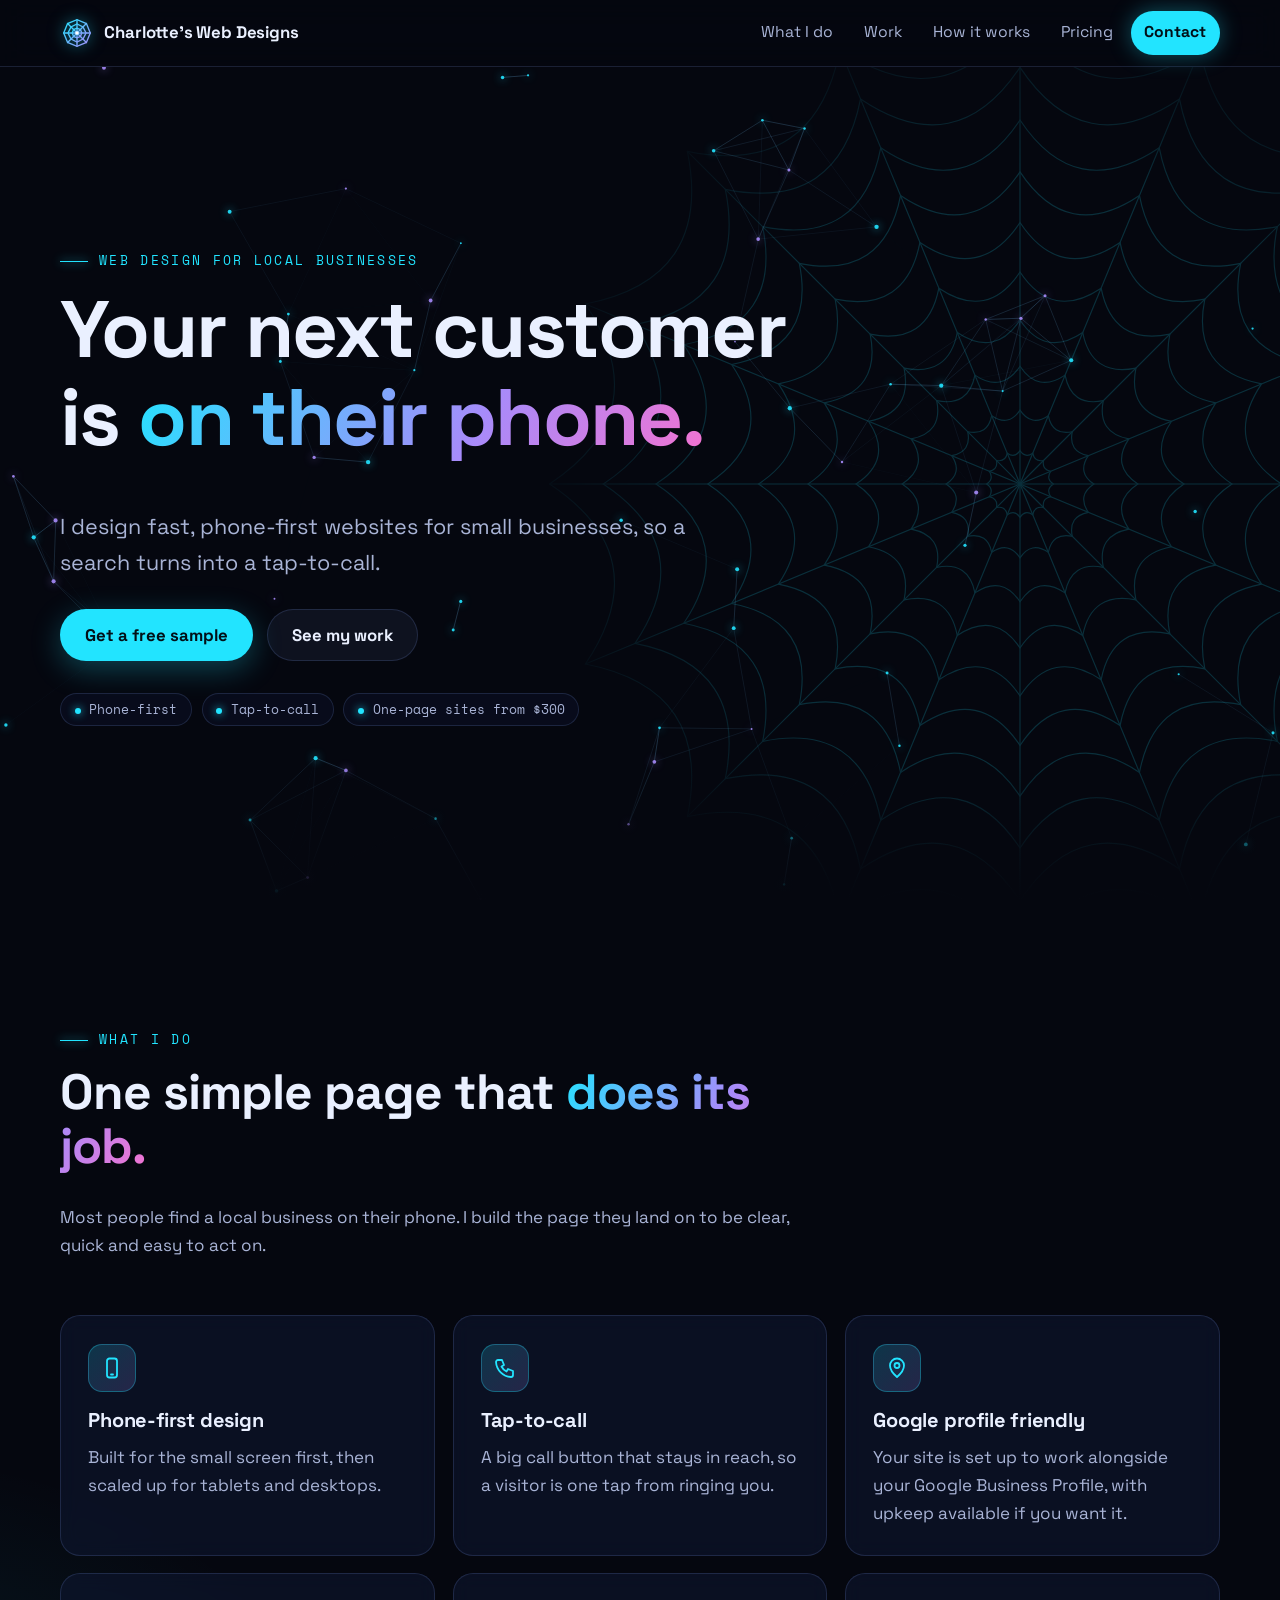
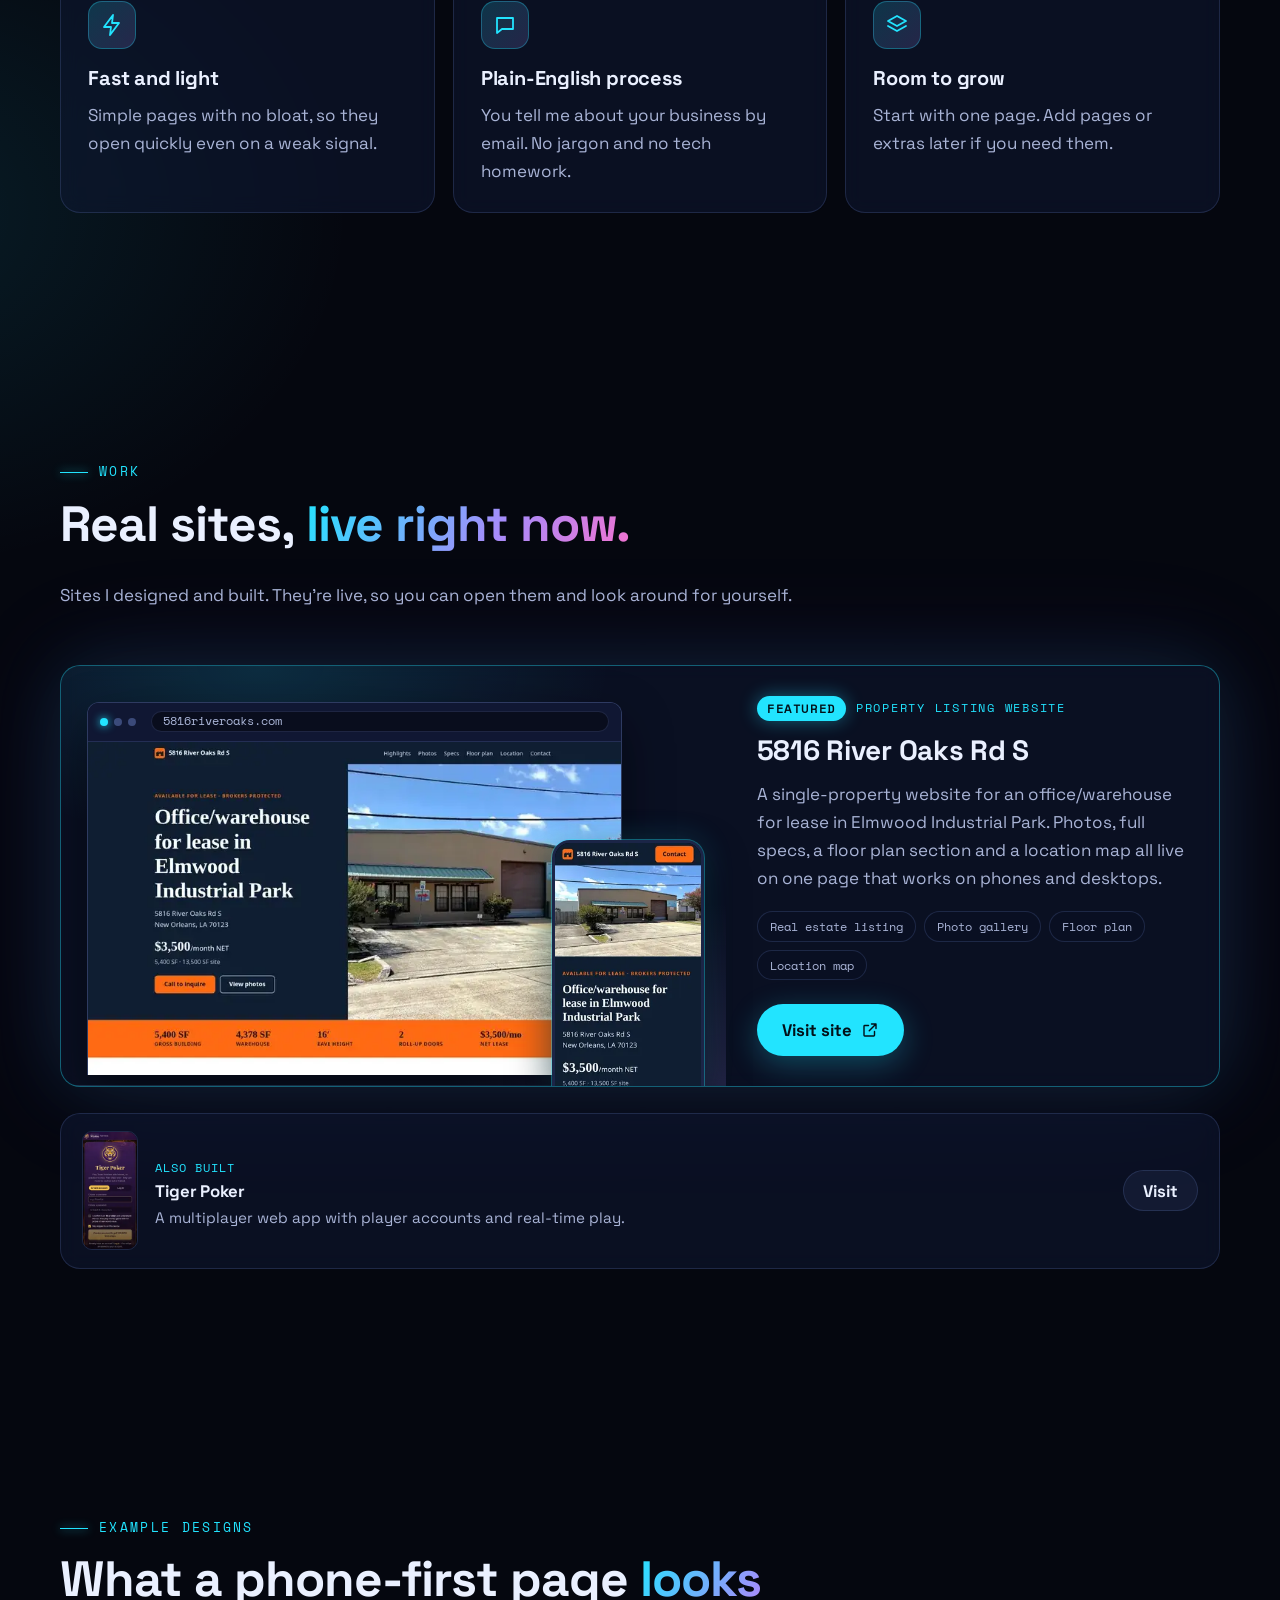
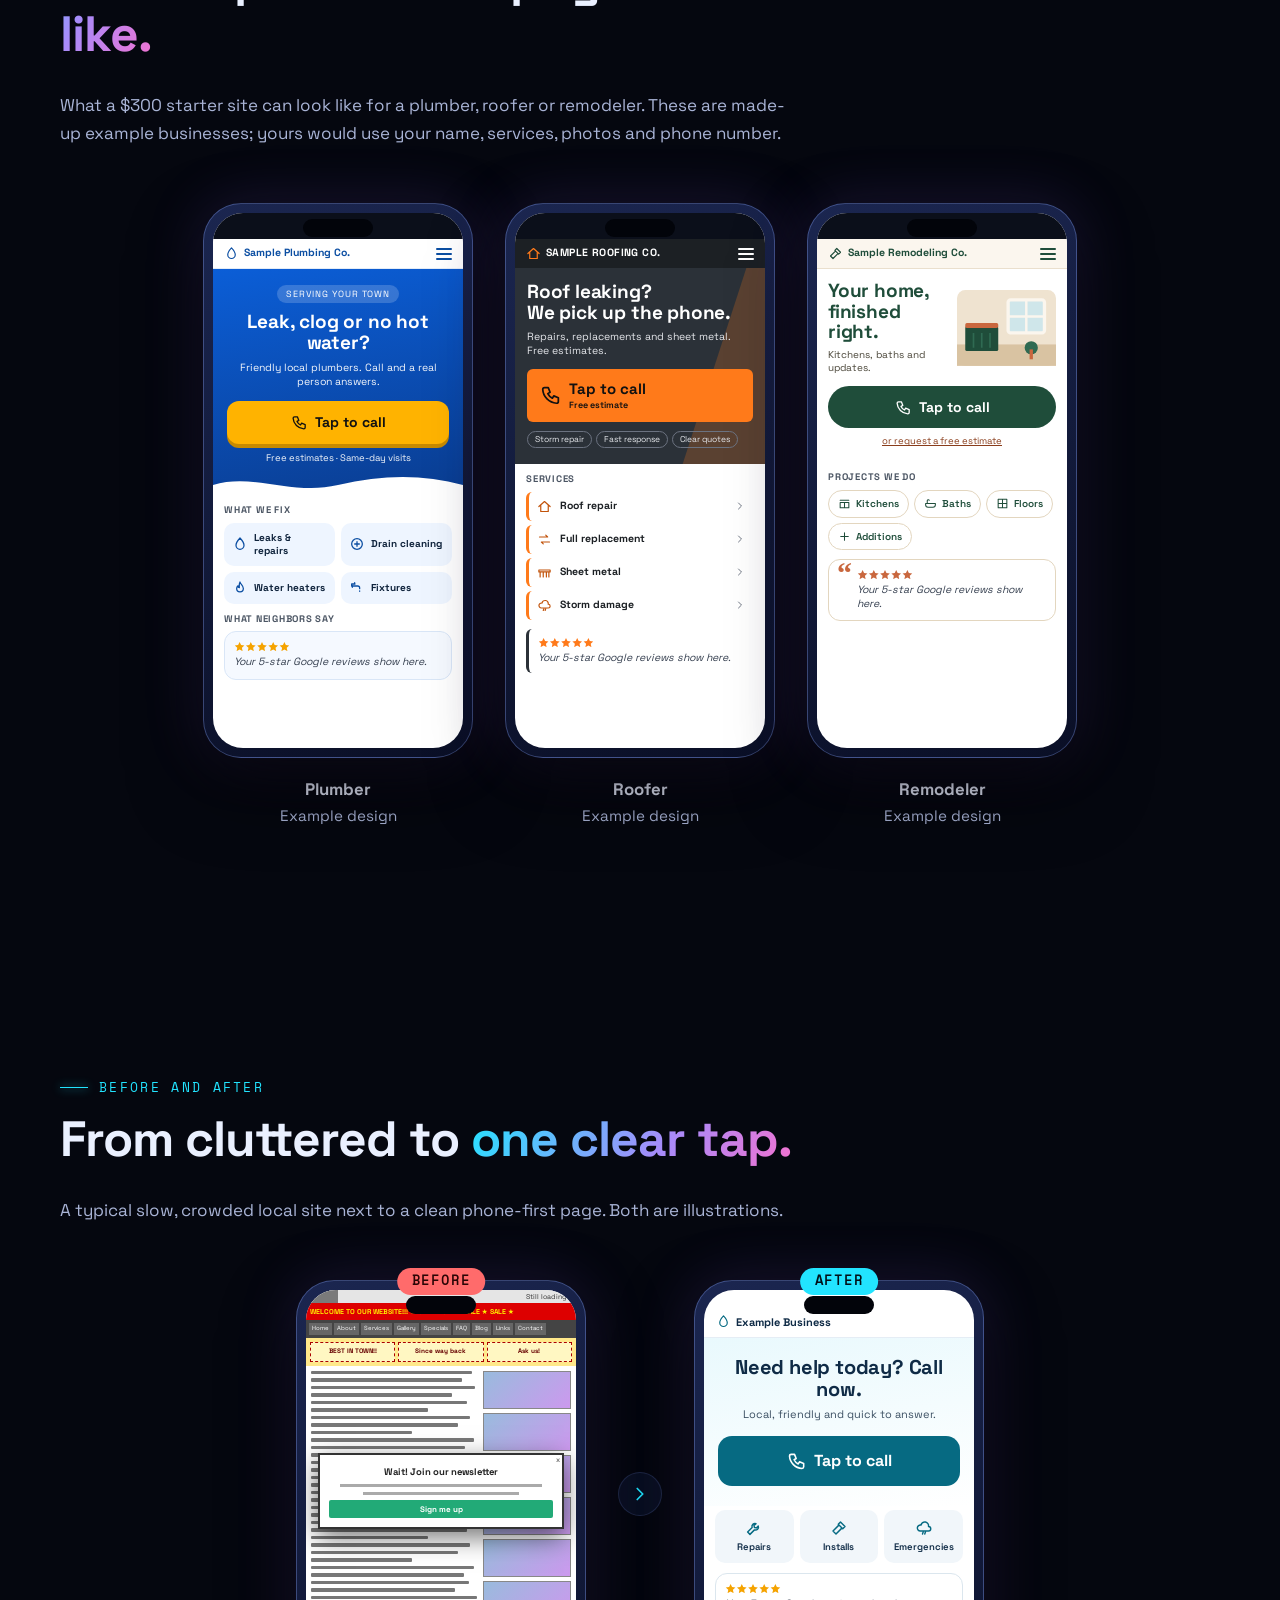
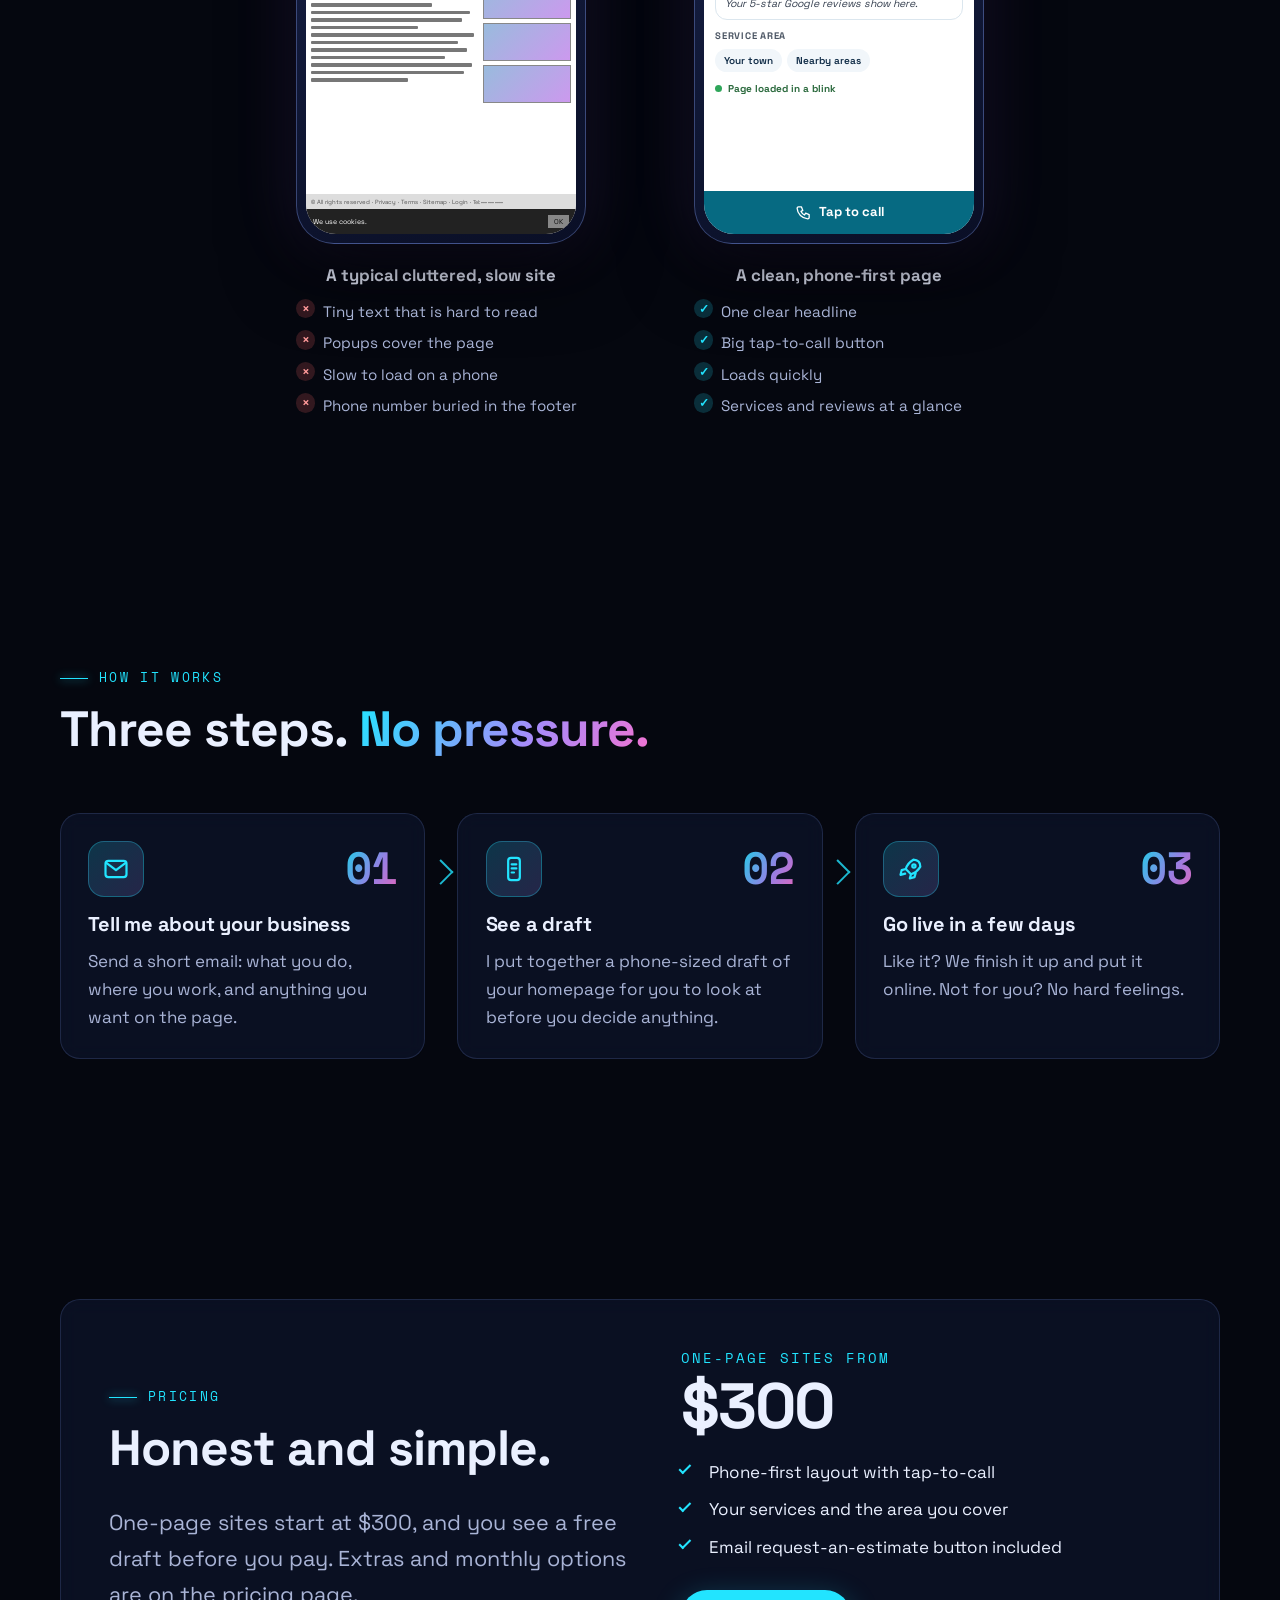
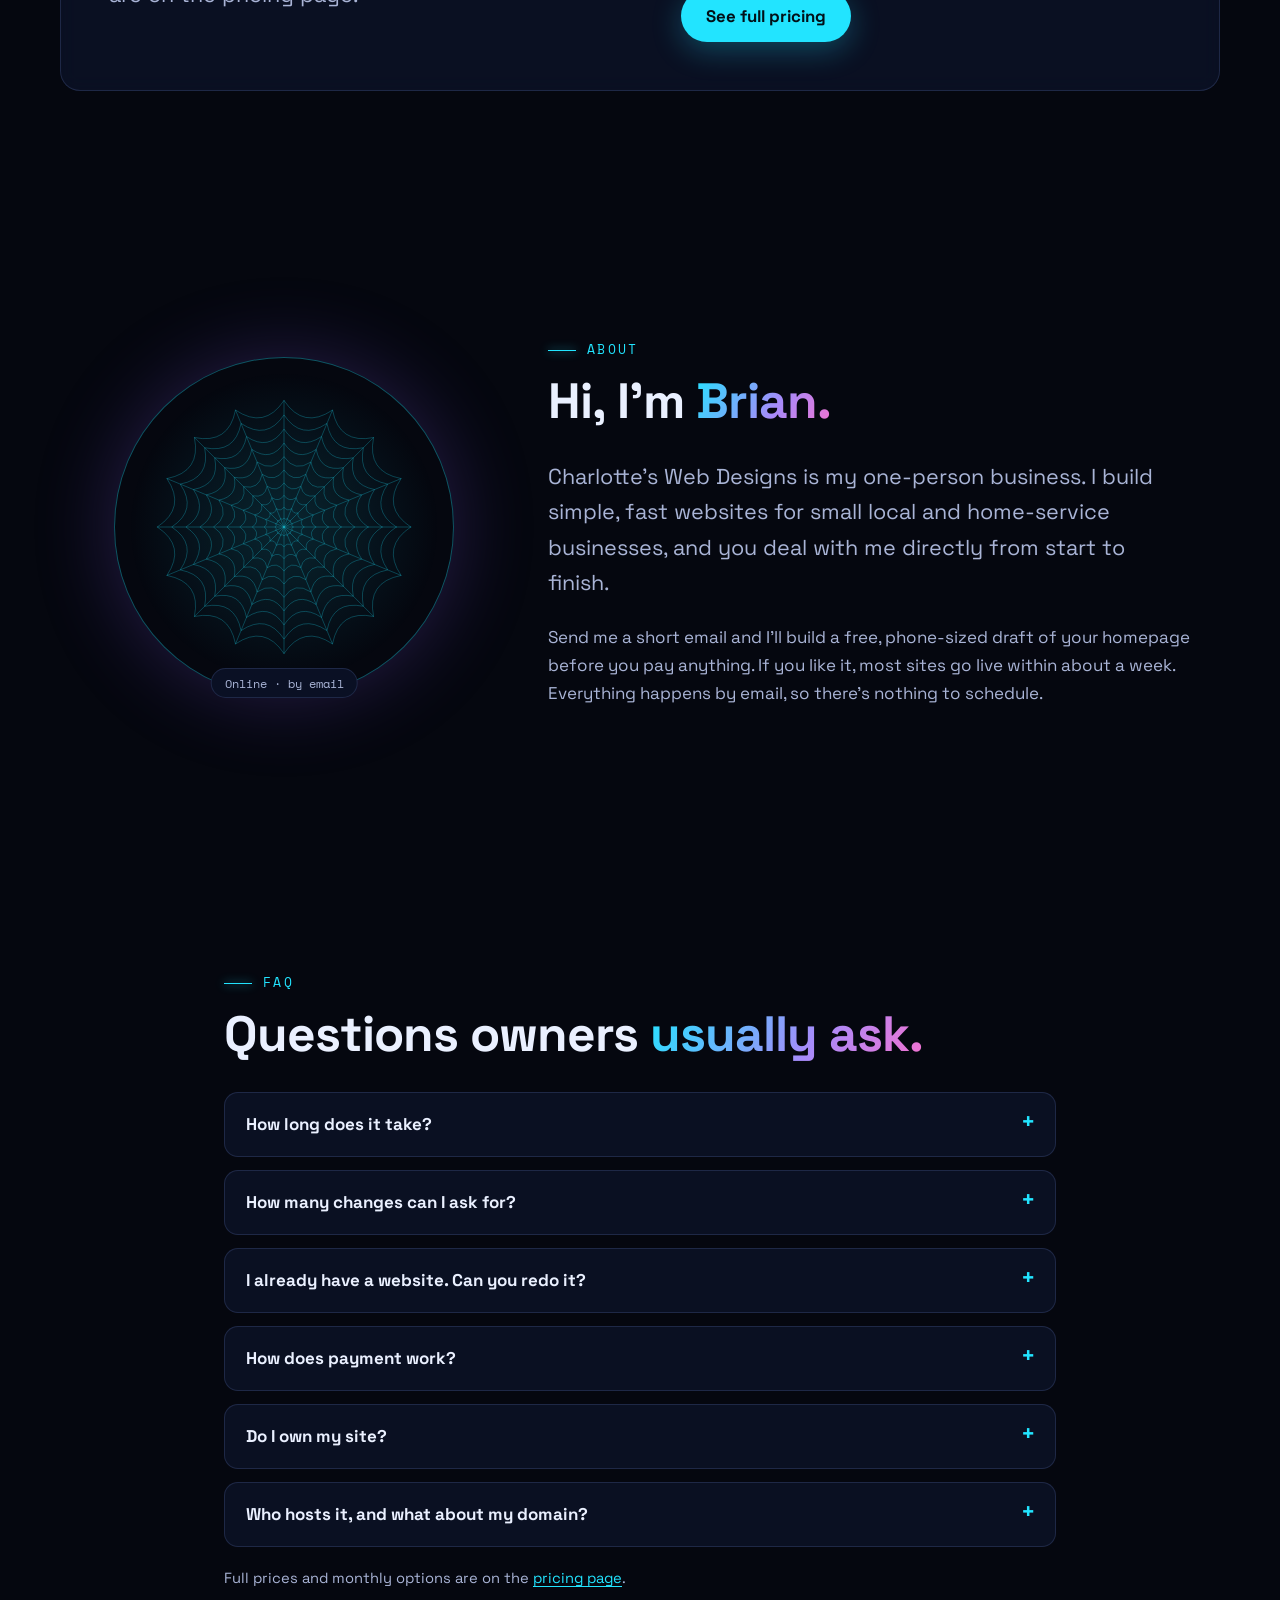
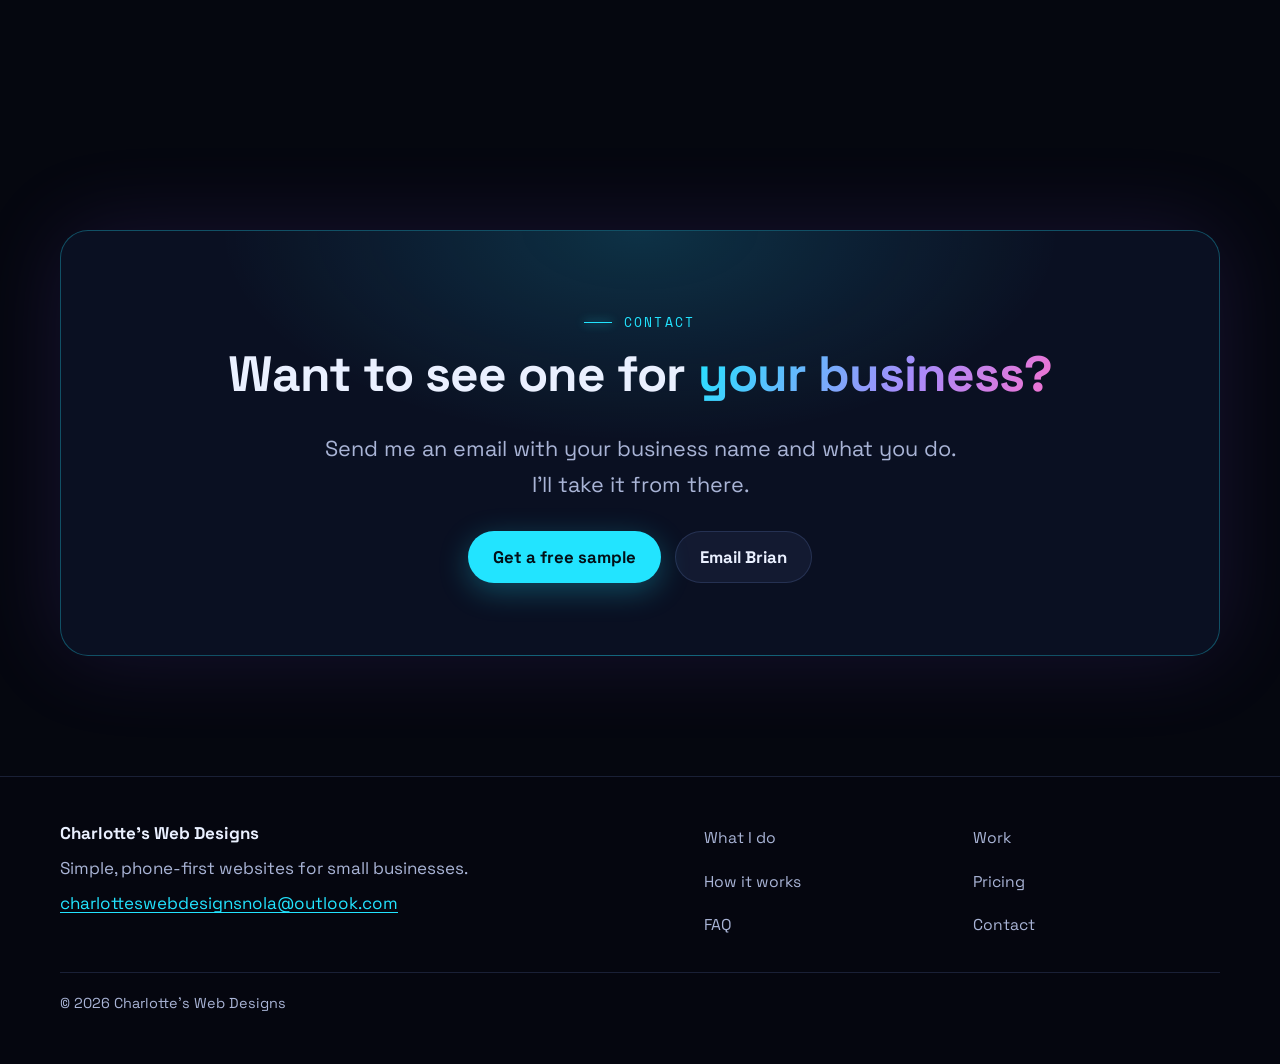
<file: index.html>
<!doctype html>
<html lang="en">
<head>
<meta charset="utf-8">
<meta name="viewport" content="width=device-width,initial-scale=1">
<title>Charlotte's Web Designs | Phone-first websites for local businesses</title>
<meta name="description" content="Charlotte's Web Designs builds fast, phone-first one-page websites with tap-to-call for small local and home-service businesses. One-page sites from $300.">
<meta name="theme-color" content="#05070f">
<meta name="color-scheme" content="dark">
<link rel="icon" href="favicon.ico" sizes="48x48">
<link rel="icon" href="favicon.svg" type="image/svg+xml">
<link rel="apple-touch-icon" href="icon-180.png">
<meta property="og:type" content="website">
<meta property="og:site_name" content="Charlotte&#39;s Web Designs">
<meta property="og:title" content="Charlotte's Web Designs | Phone-first websites for local businesses">
<meta property="og:description" content="Charlotte's Web Designs builds fast, phone-first one-page websites with tap-to-call for small local and home-service businesses. One-page sites from $300.">
<link rel="canonical" href="https://charlotteswebdesignsnola.com/">
<meta property="og:url" content="https://charlotteswebdesignsnola.com/">
<meta property="og:image" content="https://charlotteswebdesignsnola.com/og.png">
<meta property="og:image:width" content="1200"><meta property="og:image:height" content="630">
<meta name="twitter:card" content="summary_large_image">
<meta name="twitter:url" content="https://charlotteswebdesignsnola.com/">
<meta name="twitter:image" content="https://charlotteswebdesignsnola.com/og.png">
<style>@font-face{font-family:"Space Grotesk";src:url([data-uri]) format("woff2");font-weight:300 700;font-display:swap}
@font-face{font-family:"Space Mono";src:url([data-uri]) format("woff2");font-weight:400;font-display:swap}
:root{
  --bg:#05070f;--bg2:#0a1024;--ink:#eaf0ff;--muted:#a9b4d6;--line:rgba(140,170,255,.16);
  --cyan:#22e4ff;--violet:#a78bfa;--pink:#f472d0;--glass:rgba(16,24,52,.55);
  --grad:linear-gradient(120deg,var(--cyan),var(--violet) 60%,var(--pink));
  --font:"Space Grotesk",system-ui,-apple-system,"Segoe UI",Roboto,Helvetica,Arial,sans-serif;
  --mono:"Space Mono",ui-monospace,SFMono-Regular,Menlo,Consolas,monospace;
  --r:20px;--wrap:1160px;
}
*,*::before,*::after{box-sizing:border-box}
html{scroll-behavior:smooth;-webkit-text-size-adjust:100%;scroll-padding-top:78px}
body{margin:0;background:var(--bg);color:var(--ink);font:400 1.0625rem/1.65 var(--font);overflow-x:hidden;
  background-image:radial-gradient(900px 600px at 85% -10%,rgba(139,92,246,.18),transparent 60%),radial-gradient(800px 600px at -10% 20%,rgba(34,228,255,.10),transparent 60%)}
img,svg,canvas{max-width:100%;display:block}
a{color:var(--cyan);text-underline-offset:3px}
a:hover{color:#fff}
:focus-visible{outline:3px solid var(--cyan);outline-offset:3px;border-radius:6px}
.wrap{width:min(100% - 2.5rem,var(--wrap));margin-inline:auto}
.skip{position:absolute;left:-999px;top:8px;background:var(--cyan);color:#021018;padding:.6rem 1rem;border-radius:8px;z-index:100;font-weight:700}
.skip:focus{left:8px}
h1,h2,h3{font-weight:700;line-height:1.1;letter-spacing:-.02em;margin:0 0 .6em}
h1{font-size:clamp(2.35rem,8.4vw,5rem)}
h2{font-size:clamp(1.9rem,5.4vw,3.1rem)}
h3{font-size:1.25rem;letter-spacing:-.01em}
p{margin:0 0 1em}
.grad{background:var(--grad);-webkit-background-clip:text;background-clip:text;color:transparent}
.eyebrow{font:400 .8rem/1 var(--mono);letter-spacing:.18em;text-transform:uppercase;color:var(--cyan);display:inline-flex;align-items:center;gap:.7rem;margin-bottom:1.1rem}
.eyebrow::before{content:"";width:28px;height:1px;background:var(--cyan);box-shadow:0 0 10px var(--cyan)}
.lead{font-size:clamp(1.1rem,3.2vw,1.35rem);color:var(--muted);max-width:40rem}
section{padding:clamp(4rem,10vw,7.5rem) 0;position:relative}

/* header */
.site-header{position:sticky;top:0;z-index:50;backdrop-filter:blur(14px) saturate(1.4);-webkit-backdrop-filter:blur(14px) saturate(1.4);background:rgba(5,7,15,.72);border-bottom:1px solid var(--line)}
.bar{display:flex;align-items:center;justify-content:space-between;gap:1rem;min-height:66px;flex-wrap:wrap}
.brand{display:flex;align-items:center;gap:.65rem;color:var(--ink);text-decoration:none;font-weight:700;letter-spacing:-.01em;font-size:1.05rem}
.brand svg{width:34px;height:34px;filter:drop-shadow(0 0 8px rgba(34,228,255,.55))}
.brand:hover{color:#fff}
nav ul{list-style:none;margin:0;padding:0;display:flex;gap:.25rem;align-items:center;flex-wrap:wrap}
nav a{display:block;color:var(--muted);text-decoration:none;padding:.55rem .85rem;border-radius:999px;font-size:.98rem;transition:color .2s,background .2s}
nav a:hover,nav a[aria-current="page"]{color:#fff;background:rgba(140,170,255,.12)}
nav a.cta{color:#021018;background:var(--cyan);font-weight:700;box-shadow:0 0 22px rgba(34,228,255,.35)}
nav a.cta:hover{background:#fff}
.menu-btn{display:none;background:rgba(140,170,255,.1);color:var(--ink);border:1px solid var(--line);border-radius:12px;width:46px;height:46px;cursor:pointer;align-items:center;justify-content:center}
.menu-btn span,.menu-btn span::before,.menu-btn span::after{display:block;width:20px;height:2px;background:currentColor;border-radius:2px;position:relative;transition:transform .25s,opacity .25s}
.menu-btn span::before,.menu-btn span::after{content:"";position:absolute;left:0}
.menu-btn span::before{top:-6px}.menu-btn span::after{top:6px}
.menu-btn[aria-expanded="true"] span{background:transparent}
.menu-btn[aria-expanded="true"] span::before{transform:translateY(6px) rotate(45deg)}
.menu-btn[aria-expanded="true"] span::after{transform:translateY(-6px) rotate(-45deg)}
@media(max-width:820px){
  .js .menu-btn{display:inline-flex}
  .js nav{width:100%;display:none;padding-bottom:.8rem}
  .js nav.open{display:block}
  .js nav ul{flex-direction:column;align-items:stretch}
  .js nav a{padding:.9rem 1rem;font-size:1.1rem}
  .bar{padding:.4rem 0}
  .no-js-nav nav{width:100%}
}

/* buttons */
.btn{display:inline-flex;align-items:center;justify-content:center;gap:.6rem;min-height:52px;padding:.85rem 1.5rem;border-radius:999px;font:700 1.05rem var(--font);text-decoration:none;border:1px solid transparent;cursor:pointer;transition:transform .2s,box-shadow .25s,background .2s,color .2s}
.btn-primary{background:var(--cyan);color:#021018;box-shadow:0 0 0 0 rgba(34,228,255,.5),0 8px 30px rgba(34,228,255,.28)}
.btn-primary:hover{transform:translateY(-2px);box-shadow:0 0 0 6px rgba(34,228,255,.14),0 12px 40px rgba(34,228,255,.45);color:#021018;background:#7df0ff}
.btn-ghost{background:rgba(140,170,255,.07);color:var(--ink);border-color:var(--line)}
.btn-ghost:hover{border-color:var(--cyan);color:#fff;transform:translateY(-2px)}
.btn-row{display:flex;flex-wrap:wrap;gap:.9rem;margin-top:1.8rem}

/* hero */
.hero{min-height:calc(100svh - 66px);display:flex;align-items:center;padding:clamp(3rem,8vw,5rem) 0;overflow:hidden;isolation:isolate}
.hero canvas{position:absolute;inset:0;width:100%;height:100%;z-index:-1}
.hero-web{position:absolute;right:-18%;top:50%;width:min(130vw,980px);aspect-ratio:1;transform:translateY(-50%);opacity:.2;z-index:-2;pointer-events:none;animation:spin 140s linear infinite;
  -webkit-mask-image:radial-gradient(circle,#000 45%,transparent 72%);mask-image:radial-gradient(circle,#000 45%,transparent 72%)}
@keyframes spin{to{transform:translateY(-50%) rotate(360deg)}}
.hero::after{content:"";position:absolute;inset:auto 0 0 0;height:140px;background:linear-gradient(transparent,var(--bg));z-index:-1;pointer-events:none}
.hero h1{max-width:14ch}
.hero .lead{margin-top:1.2rem}
.chips{display:flex;flex-wrap:wrap;gap:.6rem;margin:2rem 0 0;padding:0;list-style:none}
.chips li{font:400 .82rem/1 var(--mono);padding:.55rem .85rem;border:1px solid var(--line);border-radius:999px;color:var(--muted);background:rgba(10,16,36,.6)}
.chips li::before{content:"";display:inline-block;width:6px;height:6px;border-radius:50%;background:var(--cyan);box-shadow:0 0 8px var(--cyan);margin-right:.55rem;vertical-align:middle}

/* glass cards */
.grid{display:grid;gap:1.1rem}
.cards{grid-template-columns:repeat(auto-fit,minmax(min(100%,17rem),1fr))}
.cards3{grid-template-columns:repeat(auto-fit,minmax(min(100%,19rem),1fr))}
.card{position:relative;background:var(--glass);border:1px solid var(--line);border-radius:var(--r);padding:1.7rem;backdrop-filter:blur(10px);-webkit-backdrop-filter:blur(10px);overflow:hidden;transition:border-color .3s,transform .3s;
  --mx:50%;--my:0%}
.card::before{content:"";position:absolute;inset:0;background:radial-gradient(380px circle at var(--mx) var(--my),rgba(34,228,255,.16),transparent 45%);opacity:0;transition:opacity .3s;pointer-events:none}
.card:hover{border-color:rgba(34,228,255,.5)}
.card:hover::before{opacity:1}
.card p{color:var(--muted);margin:0}
.icon{width:48px;height:48px;border-radius:14px;display:grid;place-items:center;margin-bottom:1.1rem;background:linear-gradient(135deg,rgba(34,228,255,.18),rgba(167,139,250,.18));border:1px solid rgba(34,228,255,.3);color:var(--cyan)}
.icon svg{width:24px;height:24px}
.sec-head{max-width:46rem;margin-bottom:clamp(2rem,5vw,3.5rem)}
.sec-head p{color:var(--muted)}

/* phones */
.phones{display:flex;gap:2rem;justify-content:center;flex-wrap:wrap}
.phone-fig{margin:0;width:min(100%,270px)}
.phone{position:relative;width:100%;aspect-ratio:9/18.5;border-radius:38px;padding:9px;background:linear-gradient(160deg,#1b2650,#0a0f26);border:1px solid rgba(140,170,255,.35);box-shadow:0 30px 70px rgba(0,0,0,.6),0 0 60px rgba(139,92,246,.18);transition:transform .4s}
.phone:hover{transform:translateY(-8px) rotate(-1deg)}
.phone::before{content:"";position:absolute;top:15px;left:50%;width:70px;height:18px;border-radius:12px;background:#02040a;transform:translateX(-50%);z-index:3}
.screen{height:100%;border-radius:30px;overflow:hidden;position:relative;background:#fff;color:#1b1f24;font-size:11.5px;line-height:1.4;display:flex;flex-direction:column}
.screen *{margin:0}
.s-rib{background:#c62828;color:#fff;font:700 8.5px/1 var(--font);letter-spacing:.08em;text-align:center;padding:25px 6px 7px}
.s-hero{padding:16px 14px 18px;color:#fff;background:var(--c1)}
.s-hero b{display:block;font-size:19px;line-height:1.1;margin-bottom:5px;letter-spacing:-.01em}
.s-hero small{display:block;font-size:10.5px;opacity:.92;margin-bottom:11px}
.s-btn{display:inline-block;background:#ffb300;color:#111;font-weight:700;font-size:11.5px;padding:8px 13px;border-radius:8px}
.s-body{padding:12px 14px;display:grid;gap:7px;flex:1;align-content:start;background:#fff}
.s-body h4{font-size:11px;letter-spacing:.06em;text-transform:uppercase;color:#555;margin:2px 0 0}
.s-grid{display:grid;grid-template-columns:1fr 1fr;gap:6px}
.s-grid span{border:1px solid #dcdcdc;border-radius:8px;padding:7px 8px;font-size:10.5px;font-weight:600}
.s-line{height:7px;border-radius:4px;background:#e6e6e6}
.s-ck{display:flex;gap:7px;align-items:center}.s-ck i{flex:none;width:12px;height:12px;border-radius:50%;background:var(--c1)}.s-ck .s-line{flex:1}
.s-call{margin-top:auto;background:#ffb300;color:#111;text-align:center;font-weight:700;padding:11px;font-size:12px}
.phone-fig figcaption{text-align:center;margin-top:1.1rem;font-size:.95rem;color:var(--muted)}
.phone-fig figcaption b{display:block;color:var(--ink);font-size:1.05rem}
.note{font-size:.92rem;color:var(--muted);text-align:center;max-width:44rem;margin:2.5rem auto 0}

/* steps */
.steps{counter-reset:s;grid-template-columns:repeat(auto-fit,minmax(min(100%,17rem),1fr));position:relative}
.step{counter-increment:s}
.step .num{font:700 3.2rem/1 var(--mono);background:var(--grad);-webkit-background-clip:text;background-clip:text;color:transparent;margin-bottom:.6rem;display:block}
.step .num::before{content:"0" counter(s)}

/* pricing teaser + pricing page */
.price-big{font-size:clamp(2.6rem,9vw,4rem);font-weight:700;letter-spacing:-.03em;line-height:1}
.price-big small{font-size:1rem;font-weight:400;color:var(--muted);letter-spacing:0;margin-left:.3rem}
.price-from{font:400 .85rem var(--mono);color:var(--cyan);text-transform:uppercase;letter-spacing:.15em;display:block;margin-bottom:.4rem}
.ticks{list-style:none;padding:0;margin:1.2rem 0 0;display:grid;gap:.6rem}
.ticks li{position:relative;padding-left:1.8rem;color:var(--ink)}
.ticks li::before{content:"";position:absolute;left:0;top:.55em;width:12px;height:6px;border-left:2px solid var(--cyan);border-bottom:2px solid var(--cyan);transform:rotate(-45deg) translateY(-50%)}
.teaser{display:grid;gap:2rem;align-items:center;grid-template-columns:1fr}
@media(min-width:860px){.teaser{grid-template-columns:1.1fr 1fr}}
.page-hero{padding:clamp(3.5rem,9vw,6rem) 0 clamp(1rem,3vw,2rem);position:relative;overflow:hidden}
.page-hero .hero-web{right:-25%;opacity:.14}
.table-wrap{border:1px solid var(--line);border-radius:var(--r);overflow:hidden;background:var(--glass)}
.rows{list-style:none;margin:0;padding:0}
.rows li{display:grid;grid-template-columns:1fr auto;gap:.3rem 1.2rem;padding:1.2rem 1.5rem;border-top:1px solid var(--line);align-items:baseline}
.rows li:first-child{border-top:0}
.rows b{font-size:1.1rem}
.rows .d{grid-column:1;color:var(--muted);font-size:.98rem}
.rows .p{grid-column:2;grid-row:1;font:700 1.25rem var(--font);color:var(--cyan);white-space:nowrap;text-align:right}
.faq details{border:1px solid var(--line);border-radius:14px;background:var(--glass);padding:0 1.3rem;margin-bottom:.8rem}
.faq summary{cursor:pointer;padding:1.1rem 0;font-weight:700;list-style:none;display:flex;justify-content:space-between;gap:1rem}
.faq summary::-webkit-details-marker{display:none}
.faq summary::after{content:"+";color:var(--cyan);font:700 1.4rem/1 var(--mono);transition:transform .25s}
.faq details[open] summary::after{transform:rotate(45deg)}
.faq details p{color:var(--muted)}

/* about + contact */
.about{display:grid;gap:2.5rem;grid-template-columns:1fr;align-items:center}
@media(min-width:860px){.about{grid-template-columns:.8fr 1.2fr}}
.avatar{aspect-ratio:1;max-width:340px;border-radius:50%;border:1px solid rgba(34,228,255,.35);display:grid;place-items:center;position:relative;margin-inline:auto;width:100%;background:radial-gradient(circle,rgba(34,228,255,.14),transparent 65%);box-shadow:0 0 80px rgba(139,92,246,.25)}
.avatar img{width:78%;opacity:.9}
.avatar span{position:absolute;bottom:-2px;left:50%;transform:translateX(-50%);font:400 .75rem var(--mono);background:var(--bg2);border:1px solid var(--line);padding:.35rem .8rem;border-radius:999px;color:var(--muted);white-space:nowrap}
.cta-band{text-align:center;border:1px solid rgba(34,228,255,.3);border-radius:28px;padding:clamp(2.2rem,7vw,4.5rem) 1.4rem;background:radial-gradient(600px 300px at 50% 0%,rgba(34,228,255,.16),transparent 70%),var(--glass);box-shadow:0 0 90px rgba(139,92,246,.14)}
.cta-band .lead{margin-inline:auto}
.cta-band .btn-row{justify-content:center}.cta-band.left .btn-row{justify-content:flex-start}
.email-big{display:block;font:700 clamp(1.05rem,4.6vw,2.2rem)/1.2 var(--font);word-break:break-all;margin:1.4rem 0 0}
.how-list{counter-reset:h;list-style:none;padding:0;margin:0;display:grid;gap:1rem}
.how-list li{counter-increment:h;position:relative;padding-left:3.2rem;color:var(--muted)}
.how-list li::before{content:counter(h);position:absolute;left:0;top:0;width:2.2rem;height:2.2rem;border-radius:50%;display:grid;place-items:center;border:1px solid var(--cyan);color:var(--cyan);font:700 .95rem var(--mono)}
.how-list b{color:var(--ink)}
.copied{min-height:1.2em;margin-bottom:0;color:var(--cyan);font-size:.95rem;margin-top:.8rem}

/* footer */
.site-footer{border-top:1px solid var(--line);padding:2.6rem 0 3rem;background:rgba(5,7,15,.8)}
.foot{display:flex;flex-wrap:wrap;gap:1.2rem 2rem;justify-content:space-between;align-items:center}
.foot p{margin:0;color:var(--muted)}
.foot b{color:var(--ink)}

/* reveal */
.js.rv .reveal{opacity:0;transform:translateY(26px);transition:opacity .8s cubic-bezier(.2,.7,.2,1),transform .8s cubic-bezier(.2,.7,.2,1);transition-delay:var(--d,0s)}
.js.rv .reveal.in{opacity:1;transform:none}
.live-dot{display:inline-block;width:8px;height:8px;border-radius:50%;background:var(--cyan);box-shadow:0 0 0 0 rgba(34,228,255,.7);animation:pulse 2.4s infinite;margin-right:.5rem}
@keyframes pulse{70%{box-shadow:0 0 0 10px rgba(34,228,255,0)}100%{box-shadow:0 0 0 0 rgba(34,228,255,0)}}
@media(prefers-reduced-motion:reduce){
  html{scroll-behavior:auto}
  *,*::before,*::after{animation:none!important;transition:none!important}
  .js.rv .reveal{opacity:1;transform:none}
}
@media(max-width:520px){
  .rows li{grid-template-columns:1fr;padding:1.1rem}
  .rows .p{grid-column:1;grid-row:auto;text-align:left}
  .btn{width:100%}
}

.rows .scope{color:var(--ink);margin-top:.15rem}.rows .scope::before{content:"Includes: ";color:var(--cyan);font-family:var(--mono);font-size:.8rem;text-transform:uppercase;letter-spacing:.08em}

/* ===== v3 additions ===== */
.badge-ex{display:inline-block;margin:0 0 1rem;padding:.4rem .8rem;border:1px solid rgba(244,114,208,.55);border-radius:999px;font:400 .78rem/1.2 var(--mono);letter-spacing:.06em;text-transform:uppercase;color:#ffc4ec;background:rgba(244,114,208,.1)}
.sec-head .badge-ex{display:block;width:max-content;max-width:100%;color:#ffc4ec}

/* pulse on tap-to-call buttons */
@keyframes ring{0%{box-shadow:0 0 0 0 var(--ring,rgba(255,179,0,.65))}70%{box-shadow:0 0 0 12px rgba(255,179,0,0)}100%{box-shadow:0 0 0 0 rgba(255,179,0,0)}}
.pulse{animation:ring 2.2s ease-out infinite}

/* shared mockup parts */
.screen.mk{font-size:11px;line-height:1.35;background:#fff}
.mk svg{flex:none}
.mk-bar{display:flex;align-items:center;justify-content:space-between;padding:7px 11px;font-weight:700;font-size:10.5px}
.mk-logo{display:flex;align-items:center;gap:5px}.mk-logo svg{width:15px;height:15px}
.mk-burger{width:16px;height:12px;position:relative;display:block}
.mk-burger::before,.mk-burger::after,.mk-burger i{content:"";position:absolute;left:0;right:0;height:2px;border-radius:2px;background:currentColor}
.mk-burger::before{top:0}.mk-burger i{top:5px}.mk-burger::after{bottom:0}
.mk-hero{position:relative}
.mk-call{display:flex;align-items:center;justify-content:center;gap:7px;font-weight:700;border-radius:12px}
.mk-call svg{width:17px;height:17px}
.mk-sec{padding:9px 11px 0}
.mk-sec h4{font-size:9.5px;letter-spacing:.08em;text-transform:uppercase;color:#4b5563;margin:0 0 6px}
.mk svg.mk-stars,.cmp-good svg.mk-stars{width:56px;height:10px;display:block;margin-bottom:4px}
.mk-rev p{font-size:10.5px;color:#374151;font-style:italic}
.mk-rev small{display:block;margin-top:3px;font-size:9px;color:#4b5563}
.s-rib{background:#b71c1c}

/* A: plumber, bright blue, centred, rounded */
.mk-a{color:#10243d;background:#fff}
.mk-a .mk-bar{background:#fff;color:#0b4ea2;border-bottom:1px solid #e3ecf7}
.mk-a .mk-hero{background:linear-gradient(170deg,#0b5ed7,#0a3d91);color:#fff;text-align:center;padding:16px 14px 30px}
.mk-a .mk-hero small{display:inline-block;font-size:9px;letter-spacing:.1em;text-transform:uppercase;background:rgba(255,255,255,.18);border-radius:99px;padding:3px 9px;margin-bottom:8px}
.mk-a .mk-hero b{display:block;font-size:19px;line-height:1.12;letter-spacing:-.01em}
.mk-a .mk-hero p{margin:7px 0 12px;font-size:10.5px;opacity:.95}
.mk-a .mk-call{background:#ffb300;color:#111;padding:12px;font-size:14px;--ring:rgba(255,179,0,.7);box-shadow:0 4px 0 #c78a00}
.mk-a .mk-hero em{display:block;font-style:normal;font-size:9.5px;margin-top:8px;opacity:.95}
.mk-wave{position:absolute;left:0;bottom:-1px;width:100%;height:20px}
.mk-tiles{display:grid;grid-template-columns:1fr 1fr;gap:6px}
.mk-tiles span{display:flex;align-items:center;gap:6px;padding:8px;border-radius:10px;background:#eef5ff;color:#0b4ea2;font-size:10px}
.mk-tiles svg{width:16px;height:16px}.mk-tiles b{color:#10243d;font-size:10px}
.mk-a .mk-rev{background:#f5f9ff;border:1px solid #d9e6f7;border-radius:12px;padding:9px}

/* B: roofer, charcoal + orange, left aligned, angled */
.mk-b{background:#f1f2f4;color:#1c2024}
.mk-b .mk-bar{background:#1c2024;color:#fff;letter-spacing:.04em}
.mk-b .mk-logo svg{color:#ff7a1a}
.mk-b .mk-hero{background:#2b3138;color:#fff;padding:14px 12px 16px;overflow:hidden}
.mk-b .mk-hero::after{content:"";position:absolute;right:-30px;top:-10px;width:90px;height:140%;background:#ff7a1a;opacity:.22;transform:skewX(-18deg)}
.mk-b .mk-hero>*{position:relative;z-index:1}
.mk-b .mk-hero b{display:block;font-size:19px;line-height:1.1;letter-spacing:-.01em}
.mk-b .mk-hero p{margin:6px 0 11px;font-size:10.5px;color:#e5e7eb}
.mk-b .mk-call{justify-content:flex-start;background:#ff7a1a;color:#111;padding:10px 13px;border-radius:6px;font-size:15px;--ring:rgba(255,122,26,.75)}
.mk-b .mk-call small{display:block;font-size:9px;font-weight:600}
.mk-b .mk-call svg{width:22px;height:22px}
.mk-pills{display:flex;flex-wrap:wrap;gap:4px;margin-top:9px}
.mk-pills span{font-size:8.5px;border:1px solid #6b7280;border-radius:99px;padding:2px 7px;color:#e5e7eb}
.mk-b .mk-sec h4{color:#4b5563}
.mk-list{list-style:none;padding:0;display:grid;gap:4px}
.mk-list li{display:flex;align-items:center;gap:8px;background:#fff;border-radius:6px;padding:7px 8px;font-size:10.5px;border-left:3px solid #ff7a1a}
.mk-list li svg{width:15px;height:15px;color:#c2530a}
.mk-list li b{flex:1}.mk-list .mk-chev{width:12px;height:12px;color:#6b7280}
.mk-b .mk-rev{background:#fff;border-radius:6px;padding:8px 9px;border-left:3px solid #2b3138}

/* C: remodeler, cream + forest green + terracotta, split hero */
.mk-c{background:#fbf6ee;color:#2a2a24}
.mk-c .mk-bar{color:#1f4d3a;background:#fbf6ee;border-bottom:1px solid #eadfcd}
.mk-c .mk-hero{padding:12px 11px 14px}
.mk-split{display:grid;grid-template-columns:1.1fr .9fr;gap:8px;align-items:center;margin-bottom:11px}
.mk-c .mk-hero b{display:block;font-size:19px;line-height:1.08;color:#1f4d3a;letter-spacing:-.01em}
.mk-c .mk-hero p{margin-top:5px;font-size:10px;color:#4a4639}
.mk-room{width:100%;height:auto}
.mk-c .mk-call{background:#1f4d3a;color:#fff;padding:12px;border-radius:99px;font-size:14px;--ring:rgba(31,77,58,.6)}
.mk-c .mk-hero em{display:block;text-align:center;font-style:normal;font-size:9.5px;margin-top:7px;color:#8a3d1b;text-decoration:underline}
.mk-chips{display:flex;flex-wrap:wrap;gap:5px}
.mk-chips span{display:inline-flex;align-items:center;gap:5px;padding:6px 9px;border-radius:99px;background:#fff;border:1px solid #e3d6bf;color:#1f4d3a;font-weight:600;font-size:10px}
.mk-chips svg{width:13px;height:13px}
.mk-c .mk-rev{position:relative;background:#fff;border:1px solid #e3d6bf;border-radius:12px;padding:9px 10px 9px 28px}
.mk-q{position:absolute;left:8px;top:-2px;font:700 30px/1 Georgia,serif;color:#c9673e}

/* before / after */
.cmp{display:grid;grid-template-columns:1fr;gap:1.6rem;align-items:start;justify-items:center}
.cmp-col{margin:0;width:min(100%,290px);position:relative}
.cmp-col .phone{width:100%;aspect-ratio:9/17.5}
.cmp-col .phone:hover{transform:none}
.cmp-tag{position:absolute;z-index:5;top:-12px;left:50%;transform:translateX(-50%);font:700 .8rem/1 var(--mono);letter-spacing:.14em;text-transform:uppercase;padding:.45rem .9rem;border-radius:99px}
.cmp-tag.bad{background:#ff6b6b;color:#2a0505}.cmp-tag.good{background:var(--cyan);color:#021018}
.cmp-col figcaption{margin-top:1.1rem;color:var(--muted);font-size:.95rem}
.cmp-col figcaption>b{display:block;text-align:center;color:var(--ink);font-size:1.05rem;margin-bottom:.6rem}
.cmp-list{list-style:none;margin:0;padding:0;display:grid;gap:.4rem}
.cmp-list li{position:relative;padding-left:1.7rem}
.cmp-list li::before{position:absolute;left:0;top:0;width:1.2rem;height:1.2rem;border-radius:50%;display:grid;place-items:center;font:700 .75rem/1.2rem var(--mono);text-align:center}
.cmp-list.bad li::before{content:"\00d7";background:rgba(255,107,107,.18);color:#ff9a9a}
.cmp-list.good li::before{content:"\2713";background:rgba(34,228,255,.18);color:var(--cyan)}
.cmp-arrow{display:none;width:44px;height:44px;border-radius:50%;border:1px solid var(--line);color:var(--cyan);place-items:center;margin-top:12rem;background:var(--glass)}
.cmp-arrow svg{width:22px;height:22px}
@media(min-width:760px){.cmp{grid-template-columns:1fr auto 1fr;justify-items:center;gap:1.5rem;max-width:44rem;margin-inline:auto}.cmp-arrow{display:grid}}
.cmp .screen{background:#fff;color:#222;font-size:7px;line-height:1.3;position:relative}
.cb-load{position:relative;height:13px;background:#e5e5e5;flex:none;overflow:hidden}
.cb-load i{position:absolute;left:0;top:0;bottom:0;width:12%;background:#7a7a7a;animation:crawl 6s steps(14) infinite}
.cb-load span{position:absolute;right:4px;top:2px;font-size:7px;color:#333}
@keyframes crawl{0%{width:6%}85%{width:46%}100%{width:46%}}
.cb-top{background:#d00;color:#ffee00;font:700 7px/1 var(--font);padding:5px 4px;white-space:nowrap;overflow:hidden;flex:none}
.cb-nav{display:flex;flex-wrap:wrap;gap:2px;background:#444;padding:3px;flex:none}
.cb-nav i{font-style:normal;font-size:6px;color:#fff;background:#666;padding:2px 3px}
.cb-banner{display:flex;gap:3px;padding:4px;background:#ffe88a;flex:none}
.cb-banner span{flex:1;text-align:center;font:700 6.5px/1.2 var(--font);color:#600;border:1px dashed #a00;padding:5px 2px;background:#fff7c2}
.cb-cols{display:flex;gap:4px;padding:5px;flex:1;min-height:0;overflow:hidden}
.cb-txt{flex:1;display:grid;gap:4px;align-content:start}
.cb-txt u{display:block;height:3.5px;background:#777;border-radius:1px}
.cb-side{width:34%;display:grid;gap:4px;align-content:start}
.cb-side s{display:block;height:38px;background:linear-gradient(135deg,#9bd,#c9e);border:1px solid #888}
.cb-foot{background:#ddd;padding:5px;font-size:6px;color:#555;flex:none}
.cb-foot em{font-style:normal;color:#555;font-size:5.5px}
.cb-pop{position:absolute;left:12px;right:12px;top:30%;background:#fff;border:2px solid #333;box-shadow:0 8px 24px rgba(0,0,0,.55);padding:12px 9px 9px;display:grid;gap:5px;text-align:center}
.cb-pop b{font-size:9.5px;line-height:1.2}.cb-pop u{display:block;height:3px;background:#aaa;margin-inline:auto;width:90%}
.cb-x{position:absolute;right:2px;top:1px;font:700 7px/1 var(--font);color:#777}
.cb-fake{background:#2a7;color:#fff;font:700 8px/1 var(--font);padding:5px;border-radius:2px}
.cb-cookie{position:absolute;left:0;right:0;bottom:0;background:#222;color:#fff;font-size:7px;padding:6px 7px;display:flex;justify-content:space-between;align-items:center}
.cb-cookie span{background:#888;color:#111;padding:2px 6px}
.cmp-good{background:#fff;display:flex;flex-direction:column}
.cmp-good svg{flex:none}
.cg-bar{padding:10px 12px 8px;display:flex;font:700 11px var(--font);color:#0f2b46;border-bottom:1px solid #e5edf5;padding-top:24px}
.cg-bar span{display:flex;align-items:center;gap:5px}.cg-bar svg{width:15px;height:15px;color:#066a82}
.cg-hero{padding:18px 14px 20px;background:linear-gradient(170deg,#e9f9fd,#fff);text-align:center}
.cg-hero b{display:block;font-size:20px;line-height:1.1;color:#0f2b46;letter-spacing:-.01em}
.cg-hero p{margin:7px 0 14px;font-size:11px;color:#3c5063}
.cmp-good .mk-call{background:#066a82;color:#fff;padding:15px;font-size:16px;--ring:rgba(6,106,130,.6);border-radius:14px}
.cmp-good .mk-call svg{width:20px;height:20px}
.cg-svc{display:grid;grid-template-columns:repeat(3,1fr);gap:6px;padding:4px 11px 10px}
.cg-svc span{display:grid;justify-items:center;gap:4px;padding:9px 3px;border-radius:10px;background:#f1f6fa;font-size:9.5px;font-weight:600;color:#0f2b46}
.cg-svc svg{width:18px;height:18px;color:#066a82}
.cg-rev{margin:0 11px;padding:9px;border:1px solid #dbe6ee;border-radius:12px}
.cg-rev p{font-size:10.5px;color:#374151;font-style:italic}
.cg-area{padding:10px 11px 0}.cg-area h4{font-size:9.5px;letter-spacing:.08em;text-transform:uppercase;color:#4b5563;margin:0 0 6px}.cg-area div{display:flex;gap:5px;flex-wrap:wrap}.cg-area span{padding:5px 9px;border-radius:99px;background:#f1f6fa;color:#0f2b46;font-size:10px;font-weight:600}
.cg-fast{margin:10px 11px 0;display:flex;align-items:center;gap:6px;font-size:10px;color:#2d6b3f;font-weight:700}
.cg-bar2{margin-top:auto;background:#066a82;color:#fff;text-align:center;font-weight:700;font-size:13px;padding:13px;display:flex;justify-content:center;gap:7px;align-items:center}.cg-bar2 svg{width:17px;height:17px}
.cg-fast i{width:7px;height:7px;border-radius:50%;background:#2fa65a}

/* how it works: icon steps */
.step-top{display:flex;align-items:center;justify-content:space-between;margin-bottom:1rem}
.step-top .icon{margin:0;width:56px;height:56px;border-radius:16px}
.step-top .icon svg{width:28px;height:28px}
.step .num{margin:0;font-size:2.6rem;opacity:.9}
.step{overflow:visible}.step::before{border-radius:inherit}
@media(min-width:860px){
  .steps{gap:2rem}
  .step:not(:last-child)::after{content:"";position:absolute;right:-1.55rem;top:3.1rem;width:1.1rem;height:1.1rem;border-top:2px solid var(--cyan);border-right:2px solid var(--cyan);transform:rotate(45deg);opacity:.8}
}

/* sticky call/email bar: phones only */
.sticky-cta{display:none}
@media(max-width:640px){
  .sticky-cta{display:flex;gap:.6rem;position:fixed;left:0;right:0;bottom:0;z-index:60;padding:.65rem .9rem calc(.65rem + env(safe-area-inset-bottom));background:rgba(5,7,15,.9);backdrop-filter:blur(12px);-webkit-backdrop-filter:blur(12px);border-top:1px solid var(--line)}
  .sticky-cta .btn{flex:1;min-height:54px;font-size:1.05rem;--ring:rgba(34,228,255,.6)}
  .sticky-cta .btn svg{width:22px;height:22px}
  .site-footer{padding-bottom:6rem}
  /* hidden until the hero CTA has scrolled out of view (main.js toggles .show); without JS the bar stays visible */
  .js .sticky-cta{transform:translateY(110%);opacity:0;visibility:hidden;transition:transform .3s ease,opacity .3s ease,visibility 0s linear .3s}
  .js .sticky-cta.show{transform:none;opacity:1;visibility:visible;transition:transform .3s ease,opacity .3s ease,visibility 0s}
}
@media(max-width:640px) and (prefers-reduced-motion:reduce){
  .js .sticky-cta,.js .sticky-cta.show{transition:none;transform:none}
}
.sticky-cta .pulse{animation-name:ringc}
@keyframes ringc{0%{box-shadow:0 0 0 0 rgba(34,228,255,.6)}70%{box-shadow:0 0 0 12px rgba(34,228,255,0)}100%{box-shadow:0 0 0 0 rgba(34,228,255,0)}}
@media(max-width:640px){.phones{gap:2.4rem}}
.cmp-bad{padding-bottom:22px}

/* ===== our work (real projects) ===== */
.sr{position:absolute;width:1px;height:1px;padding:0;margin:-1px;overflow:hidden;clip:rect(0 0 0 0);white-space:nowrap;border:0}
.ow-grid{display:grid;gap:1.4rem;grid-template-columns:1fr;align-items:start}
@media(min-width:980px){.ow-grid{grid-template-columns:1.55fr 1fr;gap:1.6rem}}
.ow-card{padding:0;display:flex;flex-direction:column}
.ow-feature{border-color:rgba(34,228,255,.38);box-shadow:0 0 70px rgba(34,228,255,.10),0 0 120px rgba(139,92,246,.12)}
.ow-media{position:relative;padding:clamp(1rem,3vw,1.6rem) clamp(1rem,3vw,1.6rem) 0;padding-right:clamp(3.6rem,13vw,6.5rem);
  background:radial-gradient(500px 260px at 30% 0%,rgba(34,228,255,.14),transparent 70%),radial-gradient(400px 260px at 100% 100%,rgba(167,139,250,.16),transparent 70%);border-bottom:1px solid var(--line)}
.ow-side .ow-media{padding-right:clamp(3.2rem,12vw,4.6rem)}
.ow-media figure{margin:0}
.ow-browser{border:1px solid rgba(140,170,255,.28);border-bottom:0;border-radius:12px 12px 0 0;overflow:hidden;background:#0a1024;box-shadow:0 20px 50px rgba(0,0,0,.45)}
.ow-chrome{display:flex;align-items:center;gap:.4rem;padding:.55rem .75rem;background:rgba(16,24,52,.95);border-bottom:1px solid var(--line)}
.ow-chrome i{width:8px;height:8px;border-radius:50%;background:rgba(140,170,255,.35);flex:none}
.ow-chrome i:first-child{background:var(--cyan);box-shadow:0 0 8px var(--cyan)}
.ow-chrome span{margin-left:.5rem;flex:1;min-width:0;font:400 .72rem/1.6 var(--mono);color:var(--muted);background:rgba(5,7,15,.6);border:1px solid var(--line);border-radius:999px;padding:0 .7rem;white-space:nowrap;overflow:hidden;text-overflow:ellipsis}
.ow-browser img{width:100%;height:auto;aspect-ratio:16/10;object-fit:cover;object-position:top}
.ow-phone{position:absolute;right:clamp(.8rem,2.6vw,1.4rem);bottom:-1px;width:clamp(5.4rem,20vw,9.5rem);border:3px solid #1b2547;border-bottom:0;border-radius:18px 18px 0 0;overflow:hidden;background:#000;
  box-shadow:0 0 0 1px rgba(34,228,255,.35),0 18px 40px rgba(0,0,0,.55),0 0 30px rgba(34,228,255,.18)}
.ow-side .ow-phone{width:clamp(4.8rem,17vw,6.6rem)}
.ow-phone img{width:100%;height:auto;aspect-ratio:360/600;object-fit:cover;object-position:top}
.ow-body{padding:clamp(1.3rem,3.5vw,1.9rem)}
.ow-body h3{font-size:clamp(1.35rem,3.4vw,1.75rem);margin-bottom:.5em}
.ow-side .ow-body h3{font-size:1.35rem}
.ow-meta{display:flex;flex-wrap:wrap;align-items:center;gap:.6rem;margin-bottom:.9rem}
.ow-badge{font:700 .72rem/1 var(--mono);letter-spacing:.14em;text-transform:uppercase;color:#021018;background:var(--cyan);padding:.4rem .65rem;border-radius:999px;box-shadow:0 0 18px rgba(34,228,255,.4)}
.ow-kind{font:400 .78rem/1 var(--mono);letter-spacing:.14em;text-transform:uppercase;color:var(--cyan)}
.ow-tags{display:flex;flex-wrap:wrap;gap:.5rem;margin:1.2rem 0 0;padding:0;list-style:none}
.ow-tags li{font:400 .76rem/1 var(--mono);padding:.5rem .75rem;border:1px solid var(--line);border-radius:999px;color:var(--muted);background:rgba(10,16,36,.6)}
.ow-body .btn-row{margin-top:1.5rem}
.ow-body .btn svg{width:18px;height:18px}
.ow-card:hover .ow-browser{border-color:rgba(34,228,255,.5)}
@media(min-width:821px) and (max-width:980px){nav a{padding:.55rem .6rem;font-size:.95rem}nav ul{gap:.1rem}}
@media(min-width:821px) and (max-width:900px){nav a{padding:.5rem .45rem;font-size:.9rem}.brand{font-size:.98rem}.brand svg{width:30px;height:30px}}
</style>
<style>
/* ===== site-review fixes (Nov 2026) ===== */
.foot2{display:grid;grid-template-columns:1fr;gap:1.6rem;align-items:start;justify-content:stretch}
@media(min-width:760px){.foot2{grid-template-columns:1.2fr 1fr}}
.foot-brand p{margin:0 0 .45rem}
.foot-nav ul{list-style:none;margin:0;padding:0;display:grid;grid-template-columns:repeat(2,minmax(0,1fr));gap:.2rem 1.4rem}
.foot-nav a{display:inline-block;padding:.45rem 0;color:var(--muted);text-decoration:none}
.foot-nav a:hover,.foot-nav a:focus-visible{color:var(--ink);text-decoration:underline}
.foot2 .copy{grid-column:1/-1;border-top:1px solid var(--line);padding-top:1.2rem;font-size:.9rem}
.s-gap{height:26px;background:#0b0f1a}
.ow-grid{grid-template-columns:1fr!important}
@media(min-width:980px){.ow-feature{display:grid!important;grid-template-columns:1.35fr 1fr;align-items:center}.ow-feature .ow-media{height:100%;display:flex;align-items:center}}
.ow-also{display:flex;gap:1.1rem;align-items:center;padding:1.1rem 1.3rem}
.ow-also img{width:56px;height:auto;border-radius:10px;border:1px solid var(--line);flex:none}
.ow-also h3{font-size:1.05rem;margin:.15rem 0 .25rem}
.ow-also p{margin:0;color:var(--muted);font-size:.95rem}
.ow-also .ow-kind{font:400 .72rem/1.2 var(--mono);letter-spacing:.08em;text-transform:uppercase;color:var(--cyan)}
.ow-also{flex-wrap:wrap}.ow-also>div{flex:1 1 13rem!important}.ow-also a{white-space:nowrap;min-height:2.6rem;padding:.55rem 1.2rem}
@media(max-width:560px){.ow-also a{margin-left:calc(56px + 1.1rem)}}
.own-grid{display:grid;gap:1rem;grid-template-columns:1fr}
@media(min-width:760px){.own-grid{grid-template-columns:1fr 1fr}}
.own-grid .card h3{font-size:1.1rem;margin:0 0 .4rem}
.own-grid .card p{margin:0;color:var(--muted)}
@media(max-width:820px),(pointer:coarse){.hero-web{animation:none!important}}
</style>
<script>document.documentElement.className+=" js"</script>
</head>
<body>
<a class="skip" href="#main">Skip to content</a>
<header class="site-header"><div class="wrap bar">
<a class="brand" href="index.html" aria-label="Charlotte&#39;s Web Designs, home"><svg viewBox="0 0 64 64" aria-hidden="true" fill="none" stroke="url(#lg)" stroke-width="2.6" stroke-linecap="round"><defs><linearGradient id="lg" x1="0" y1="0" x2="1" y2="1"><stop offset="0" stop-color="#22e4ff"/><stop offset="1" stop-color="#a78bfa"/></linearGradient></defs><path d="M32 32L57 32M32 32L49.7 49.7M32 32L32 57M32 32L14.3 49.7M32 32L7 32M32 32L14.3 14.3M32 32L32 7M32 32L49.7 14.3"/><path d="M41 32L38.4 38.4 32 41 25.6 38.4 23 32 25.6 25.6 32 23 38.4 25.6Z"/><path d="M49 32L43.3 43.3 32 49 20.7 43.3 15 32 20.7 20.7 32 15 43.3 20.7Z"/><path d="M57 32L49.7 49.7 32 57 14.3 49.7 7 32 14.3 14.3 32 7 49.7 14.3Z"/><circle cx="32" cy="32" r="3.4" fill="#fff" stroke="none"/></svg><span>Charlotte&#39;s Web Designs</span></a>
<button class="menu-btn" aria-expanded="false" aria-controls="nav" aria-label="Menu"><span></span></button>
<nav id="nav" aria-label="Main"><ul>
<li><a href="index.html#what">What I do</a></li>
<li><a href="index.html#work">Work</a></li>
<li><a href="index.html#how">How it works</a></li>
<li><a href="pricing.html">Pricing</a></li>
<li><a href="contact.html" class="cta">Contact</a></li>
</ul></nav></div></header>
<main id="main">
<section class="hero" aria-labelledby="h1">
<img class="hero-web" src="[data-uri]" alt="" width="1000" height="1000" decoding="async">
<canvas id="web" aria-hidden="true"></canvas>
<div class="wrap">
<span class="eyebrow">Web design for local businesses</span>
<h1 id="h1">Your next customer is <span class="grad">on their phone.</span></h1>
<p class="lead">I design fast, phone-first websites for small businesses, so a search turns into a tap-to-call.</p>
<div class="btn-row"><a class="btn btn-primary" data-hero-cta href="contact.html">Get a free sample</a><a class="btn btn-ghost" href="#work">See my work</a></div>
<ul class="chips" aria-label="Highlights"><li>Phone-first</li><li>Tap-to-call</li><li>One-page sites from $300</li></ul>
</div></section>

<section id="what" aria-labelledby="what-h"><div class="wrap">
<div class="sec-head reveal"><span class="eyebrow">What I do</span><h2 id="what-h">One simple page that <span class="grad">does its job.</span></h2><p>Most people find a local business on their phone. I build the page they land on to be clear, quick and easy to act on.</p></div>
<div class="grid cards cards3">
<article class="card reveal" style="--d:0s"><div class="icon"><svg viewBox="0 0 24 24" fill="none" stroke="currentColor" stroke-width="1.8" stroke-linecap="round" stroke-linejoin="round"><rect x="7" y="2.5" width="10" height="19" rx="2.5"/><path d="M11 18.5h2"/></svg></div><h3>Phone-first design</h3><p>Built for the small screen first, then scaled up for tablets and desktops.</p></article>
<article class="card reveal" style="--d:0.08s"><div class="icon"><svg viewBox="0 0 24 24" fill="none" stroke="currentColor" stroke-width="1.8" stroke-linecap="round" stroke-linejoin="round"><path d="M5 4h4l2 5-2.5 1.5a11 11 0 0 0 5 5L15 13l5 2v4a2 2 0 0 1-2 2A16 16 0 0 1 3 6a2 2 0 0 1 2-2Z"/></svg></div><h3>Tap-to-call</h3><p>A big call button that stays in reach, so a visitor is one tap from ringing you.</p></article>
<article class="card reveal" style="--d:0.16s"><div class="icon"><svg viewBox="0 0 24 24" fill="none" stroke="currentColor" stroke-width="1.8" stroke-linecap="round" stroke-linejoin="round"><path d="M12 21s7-6 7-11.5A7 7 0 0 0 5 9.5C5 15 12 21 12 21Z"/><circle cx="12" cy="9.5" r="2.5"/></svg></div><h3>Google profile friendly</h3><p>Your site is set up to work alongside your Google Business Profile, with upkeep available if you want it.</p></article>
<article class="card reveal" style="--d:0.24s"><div class="icon"><svg viewBox="0 0 24 24" fill="none" stroke="currentColor" stroke-width="1.8" stroke-linecap="round" stroke-linejoin="round"><path d="M13 2 4 14h7l-1 8 9-12h-7Z"/></svg></div><h3>Fast and light</h3><p>Simple pages with no bloat, so they open quickly even on a weak signal.</p></article>
<article class="card reveal" style="--d:0.32s"><div class="icon"><svg viewBox="0 0 24 24" fill="none" stroke="currentColor" stroke-width="1.8" stroke-linecap="round" stroke-linejoin="round"><path d="M4 5h16v11H9l-5 4Z"/></svg></div><h3>Plain-English process</h3><p>You tell me about your business by email. No jargon and no tech homework.</p></article>
<article class="card reveal" style="--d:0.4s"><div class="icon"><svg viewBox="0 0 24 24" fill="none" stroke="currentColor" stroke-width="1.8" stroke-linecap="round" stroke-linejoin="round"><path d="m12 3 9 5-9 5-9-5Z"/><path d="m3 13 9 5 9-5"/></svg></div><h3>Room to grow</h3><p>Start with one page. Add pages or extras later if you need them.</p></article>
</div></div></section>

<section id="work" aria-labelledby="ow-h"><div class="wrap">
<div class="sec-head reveal"><span class="eyebrow">Work</span><h2 id="ow-h">Real sites, <span class="grad">live right now.</span></h2><p>Sites I designed and built. They&#39;re live, so you can open them and look around for yourself.</p></div>
<div class="ow-grid">
<article class="card ow-card ow-feature reveal">
<div class="ow-media">
<figure class="ow-browser"><div class="ow-chrome" aria-hidden="true"><i></i><i></i><i></i><span>5816riveroaks.com</span></div><img src="work/riveroaks-desktop-1280.webp" srcset="work/riveroaks-desktop-720.webp 720w, work/riveroaks-desktop-1280.webp 1280w" sizes="(min-width:980px) 640px, 92vw" width="1280" height="800" loading="lazy" decoding="async" alt="Desktop screenshot of the 5816 River Oaks Rd S listing site: office/warehouse for lease in Elmwood Industrial Park, with a photo of the building and key specs."></figure>
<figure class="ow-phone"><img src="work/riveroaks-phone-240.webp" width="240" height="519" loading="lazy" decoding="async" alt="The same listing site on a phone."></figure>
</div>
<div class="ow-body">
<div class="ow-meta"><span class="ow-badge">Featured</span><span class="ow-kind">Property listing website</span></div>
<h3>5816 River Oaks Rd S</h3>
<p>A single-property website for an office/warehouse for lease in Elmwood Industrial Park. Photos, full specs, a floor plan section and a location map all live on one page that works on phones and desktops.</p>
<ul class="ow-tags" aria-label="Site features"><li>Real estate listing</li><li>Photo gallery</li><li>Floor plan</li><li>Location map</li></ul>
<div class="btn-row"><a class="btn btn-primary" href="https://5816riveroaks.com" target="_blank" rel="noopener">Visit site<svg viewBox="0 0 24 24" fill="none" stroke="currentColor" stroke-width="1.9" stroke-linecap="round" stroke-linejoin="round" aria-hidden="true"><path d="M14 4h6v6M20 4l-9 9M18 14v5a1 1 0 0 1-1 1H5a1 1 0 0 1-1-1V7a1 1 0 0 1 1-1h5"/></svg><span class="sr">(opens in a new tab)</span></a></div>
</div>
</article>
<article class="card ow-also reveal" style="--d:.12s"><img src="work/tiger-phone-160.webp" width="160" height="346" loading="lazy" decoding="async" alt="Tiger Poker on a phone."><div style="flex:1"><span class="ow-kind">Also built</span><h3>Tiger Poker</h3><p>A multiplayer web app with player accounts and real-time play.</p></div><a class="btn btn-ghost" href="https://playtigerpoker.com" target="_blank" rel="noopener">Visit<span class="sr"> Tiger Poker (opens in a new tab)</span></a></article>
</div>
</div></section>

<section id="samples" aria-labelledby="work-h"><div class="wrap">
<div class="sec-head reveal"><span class="eyebrow">Example designs</span><h2 id="work-h">What a phone-first page <span class="grad">looks like.</span></h2><p>What a $300 starter site can look like for a plumber, roofer or remodeler. These are made-up example businesses; yours would use your name, services, photos and phone number.</p></div>
<div class="phones">
<figure class="phone-fig reveal"><div class="phone"><div class="screen mk mk-a" role="img" aria-label="Example phone homepage for a plumbing business: headline, big tap-to-call button, four services and a Google reviews section"><div class="s-gap" aria-hidden="true"></div>
<div class="mk-bar" aria-hidden="true"><span class="mk-logo"><svg viewBox="0 0 24 24" fill="none" stroke="currentColor" stroke-width="1.9" stroke-linecap="round" stroke-linejoin="round" aria-hidden="true"><path d="M12 3s6 6.5 6 11a6 6 0 0 1-12 0c0-4.5 6-11 6-11Z"/></svg>Sample Plumbing Co.</span><span class="mk-burger"><i></i></span></div>
<div class="mk-hero" aria-hidden="true"><small>Serving your town</small><b>Leak, clog or no hot water?</b><p>Friendly local plumbers. Call and a real person answers.</p>
<span class="mk-call pulse"><svg viewBox="0 0 24 24" fill="none" stroke="currentColor" stroke-width="1.9" stroke-linecap="round" stroke-linejoin="round" aria-hidden="true"><path d="M5 4h4l2 5-2.5 1.5a11 11 0 0 0 5 5L15 13l5 2v4a2 2 0 0 1-2 2A16 16 0 0 1 3 6a2 2 0 0 1 2-2Z"/></svg>Tap to call</span><em>Free estimates · Same-day visits</em>
<svg class="mk-wave" viewBox="0 0 252 22" preserveAspectRatio="none"><path d="M0 10c40-14 80 12 126 0s86-12 126 0v12H0z" fill="#fff"/></svg></div>
<div class="mk-sec" aria-hidden="true"><h4>What we fix</h4><div class="mk-tiles"><span><svg viewBox="0 0 24 24" fill="none" stroke="currentColor" stroke-width="1.9" stroke-linecap="round" stroke-linejoin="round" aria-hidden="true"><path d="M12 3s6 6.5 6 11a6 6 0 0 1-12 0c0-4.5 6-11 6-11Z"/></svg><b>Leaks &amp; repairs</b></span><span><svg viewBox="0 0 24 24" fill="none" stroke="currentColor" stroke-width="1.9" stroke-linecap="round" stroke-linejoin="round" aria-hidden="true"><circle cx="12" cy="12" r="8"/><path d="M8.5 12h7M12 8.5v7"/></svg><b>Drain cleaning</b></span><span><svg viewBox="0 0 24 24" fill="none" stroke="currentColor" stroke-width="1.9" stroke-linecap="round" stroke-linejoin="round" aria-hidden="true"><path d="M12 3c.6 3.6 5 5.2 5 9.8a5 5 0 0 1-10 0c0-1.9.9-3.1 2-4.1 0 1.9.9 2.9 2 2.9 0-3-.8-5 1-8.6Z"/></svg><b>Water heaters</b></span><span><svg viewBox="0 0 24 24" fill="none" stroke="currentColor" stroke-width="1.9" stroke-linecap="round" stroke-linejoin="round" aria-hidden="true"><path d="M4 9h9a3 3 0 0 1 3 3v1M4 9V6h5M8.5 6V4M16 16.5v.5"/><path d="M5 9v2"/></svg><b>Fixtures</b></span></div></div>
<div class="mk-sec" aria-hidden="true"><h4>What neighbors say</h4><div class="mk-rev"><svg class="mk-stars" viewBox="0 0 65 11" fill="#f5a300" aria-hidden="true"><path transform="translate(0 0)" d="M6.5 0.8l1.7 3.6 3.9.5-2.9 2.7.8 3.9-3.5-2-3.5 2 .8-3.9L.9 4.9l3.9-.5z"/><path transform="translate(13 0)" d="M6.5 0.8l1.7 3.6 3.9.5-2.9 2.7.8 3.9-3.5-2-3.5 2 .8-3.9L.9 4.9l3.9-.5z"/><path transform="translate(26 0)" d="M6.5 0.8l1.7 3.6 3.9.5-2.9 2.7.8 3.9-3.5-2-3.5 2 .8-3.9L.9 4.9l3.9-.5z"/><path transform="translate(39 0)" d="M6.5 0.8l1.7 3.6 3.9.5-2.9 2.7.8 3.9-3.5-2-3.5 2 .8-3.9L.9 4.9l3.9-.5z"/><path transform="translate(52 0)" d="M6.5 0.8l1.7 3.6 3.9.5-2.9 2.7.8 3.9-3.5-2-3.5 2 .8-3.9L.9 4.9l3.9-.5z"/></svg><p>Your 5-star Google reviews show here.</p></div></div></div></div><figcaption><b>Plumber</b>Example design</figcaption></figure>
<figure class="phone-fig reveal"><div class="phone"><div class="screen mk mk-b" role="img" aria-label="Example phone homepage for a roofing business: headline, big tap-to-call button, four services and a Google reviews section"><div class="s-gap" aria-hidden="true"></div>
<div class="mk-bar" aria-hidden="true"><span class="mk-logo"><svg viewBox="0 0 24 24" fill="none" stroke="currentColor" stroke-width="1.9" stroke-linecap="round" stroke-linejoin="round" aria-hidden="true"><path d="M3 12 12 4l9 8M6 10v10h12V10"/></svg>SAMPLE ROOFING CO.</span><span class="mk-burger"><i></i></span></div>
<div class="mk-hero" aria-hidden="true"><b>Roof leaking?<br>We pick up the phone.</b><p>Repairs, replacements and sheet metal. Free estimates.</p>
<span class="mk-call pulse"><svg viewBox="0 0 24 24" fill="none" stroke="currentColor" stroke-width="1.9" stroke-linecap="round" stroke-linejoin="round" aria-hidden="true"><path d="M5 4h4l2 5-2.5 1.5a11 11 0 0 0 5 5L15 13l5 2v4a2 2 0 0 1-2 2A16 16 0 0 1 3 6a2 2 0 0 1 2-2Z"/></svg><span>Tap to call<small>Free estimate</small></span></span>
<div class="mk-pills"><span>Storm repair</span><span>Fast response</span><span>Clear quotes</span></div></div>
<div class="mk-sec" aria-hidden="true"><h4>Services</h4><ul class="mk-list"><li><svg viewBox="0 0 24 24" fill="none" stroke="currentColor" stroke-width="1.9" stroke-linecap="round" stroke-linejoin="round" aria-hidden="true"><path d="M3 12 12 4l9 8M6 10v10h12V10"/></svg><b>Roof repair</b><svg viewBox="0 0 24 24" fill="none" stroke="currentColor" stroke-width="1.9" stroke-linecap="round" stroke-linejoin="round" aria-hidden="true" class="mk-chev"><path d="m9 6 6 6-6 6"/></svg></li><li><svg viewBox="0 0 24 24" fill="none" stroke="currentColor" stroke-width="1.9" stroke-linecap="round" stroke-linejoin="round" aria-hidden="true"><path d="M4 8h13l-3-3M20 16H7l3 3"/></svg><b>Full replacement</b><svg viewBox="0 0 24 24" fill="none" stroke="currentColor" stroke-width="1.9" stroke-linecap="round" stroke-linejoin="round" aria-hidden="true" class="mk-chev"><path d="m9 6 6 6-6 6"/></svg></li><li><svg viewBox="0 0 24 24" fill="none" stroke="currentColor" stroke-width="1.9" stroke-linecap="round" stroke-linejoin="round" aria-hidden="true"><path d="M3 8h18v3H3zM5 11v8M10 11v8M15 11v8M19 11v8"/></svg><b>Sheet metal</b><svg viewBox="0 0 24 24" fill="none" stroke="currentColor" stroke-width="1.9" stroke-linecap="round" stroke-linejoin="round" aria-hidden="true" class="mk-chev"><path d="m9 6 6 6-6 6"/></svg></li><li><svg viewBox="0 0 24 24" fill="none" stroke="currentColor" stroke-width="1.9" stroke-linecap="round" stroke-linejoin="round" aria-hidden="true"><path d="M7 16a4 4 0 1 1 1-7.9A5 5 0 0 1 18 10a3 3 0 0 1 0 6H7Z"/><path d="m11 17-1 3m4-3-1 3"/></svg><b>Storm damage</b><svg viewBox="0 0 24 24" fill="none" stroke="currentColor" stroke-width="1.9" stroke-linecap="round" stroke-linejoin="round" aria-hidden="true" class="mk-chev"><path d="m9 6 6 6-6 6"/></svg></li></ul></div>
<div class="mk-sec" aria-hidden="true"><div class="mk-rev"><svg class="mk-stars" viewBox="0 0 65 11" fill="#ff7a1a" aria-hidden="true"><path transform="translate(0 0)" d="M6.5 0.8l1.7 3.6 3.9.5-2.9 2.7.8 3.9-3.5-2-3.5 2 .8-3.9L.9 4.9l3.9-.5z"/><path transform="translate(13 0)" d="M6.5 0.8l1.7 3.6 3.9.5-2.9 2.7.8 3.9-3.5-2-3.5 2 .8-3.9L.9 4.9l3.9-.5z"/><path transform="translate(26 0)" d="M6.5 0.8l1.7 3.6 3.9.5-2.9 2.7.8 3.9-3.5-2-3.5 2 .8-3.9L.9 4.9l3.9-.5z"/><path transform="translate(39 0)" d="M6.5 0.8l1.7 3.6 3.9.5-2.9 2.7.8 3.9-3.5-2-3.5 2 .8-3.9L.9 4.9l3.9-.5z"/><path transform="translate(52 0)" d="M6.5 0.8l1.7 3.6 3.9.5-2.9 2.7.8 3.9-3.5-2-3.5 2 .8-3.9L.9 4.9l3.9-.5z"/></svg><p>Your 5-star Google reviews show here.</p></div></div></div></div><figcaption><b>Roofer</b>Example design</figcaption></figure>
<figure class="phone-fig reveal"><div class="phone"><div class="screen mk mk-c" role="img" aria-label="Example phone homepage for a remodeling business: headline, big tap-to-call button, four services and a Google reviews section"><div class="s-gap" aria-hidden="true"></div>
<div class="mk-bar" aria-hidden="true"><span class="mk-logo"><svg viewBox="0 0 24 24" fill="none" stroke="currentColor" stroke-width="1.9" stroke-linecap="round" stroke-linejoin="round" aria-hidden="true"><path d="m14 4 6 6-3 3-6-6ZM11.5 8.5 4 16l4 4 7.5-7.5"/></svg>Sample Remodeling Co.</span><span class="mk-burger"><i></i></span></div>
<div class="mk-hero" aria-hidden="true"><div class="mk-split"><div><b>Your home, finished right.</b><p>Kitchens, baths and updates.</p></div><svg class="mk-room" viewBox="0 0 120 92" aria-hidden="true"><rect width="120" height="92" rx="10" fill="#efe3d0"/><rect x="0" y="66" width="120" height="26" fill="#d9c3a2"/><rect x="62" y="12" width="44" height="40" rx="3" fill="#cfe6ea" stroke="#fbf6ee" stroke-width="4"/><path d="M84 12v40M62 32h44" stroke="#fbf6ee" stroke-width="3"/><rect x="10" y="44" width="40" height="30" rx="2" fill="#1f4d3a"/><rect x="10" y="40" width="40" height="6" rx="2" fill="#c9673e"/><path d="M20 52v18M30 52v18M40 52v18" stroke="#2f6a52" stroke-width="2"/><circle cx="90" cy="70" r="8" fill="#2f6a52"/><rect x="88" y="72" width="4" height="12" fill="#c9673e"/></svg></div>
<span class="mk-call pulse"><svg viewBox="0 0 24 24" fill="none" stroke="currentColor" stroke-width="1.9" stroke-linecap="round" stroke-linejoin="round" aria-hidden="true"><path d="M5 4h4l2 5-2.5 1.5a11 11 0 0 0 5 5L15 13l5 2v4a2 2 0 0 1-2 2A16 16 0 0 1 3 6a2 2 0 0 1 2-2Z"/></svg>Tap to call</span><em>or request a free estimate</em></div>
<div class="mk-sec" aria-hidden="true"><h4>Projects we do</h4><div class="mk-chips"><span><svg viewBox="0 0 24 24" fill="none" stroke="currentColor" stroke-width="1.9" stroke-linecap="round" stroke-linejoin="round" aria-hidden="true"><path d="M4 10h16v10H4zM12 10v10M4 6h16"/></svg>Kitchens</span><span><svg viewBox="0 0 24 24" fill="none" stroke="currentColor" stroke-width="1.9" stroke-linecap="round" stroke-linejoin="round" aria-hidden="true"><path d="M3 12h18v2.5a4.5 4.5 0 0 1-4.5 4.5h-9A4.5 4.5 0 0 1 3 14.5zM6 12V7a2 2 0 0 1 3.7-1"/></svg>Baths</span><span><svg viewBox="0 0 24 24" fill="none" stroke="currentColor" stroke-width="1.9" stroke-linecap="round" stroke-linejoin="round" aria-hidden="true"><path d="M4 4h16v16H4zM4 12h16M12 4v16"/></svg>Floors</span><span><svg viewBox="0 0 24 24" fill="none" stroke="currentColor" stroke-width="1.9" stroke-linecap="round" stroke-linejoin="round" aria-hidden="true"><path d="M12 5v14M5 12h14"/></svg>Additions</span></div></div>
<div class="mk-sec" aria-hidden="true"><div class="mk-rev"><span class="mk-q">&ldquo;</span><svg class="mk-stars" viewBox="0 0 65 11" fill="#c9673e" aria-hidden="true"><path transform="translate(0 0)" d="M6.5 0.8l1.7 3.6 3.9.5-2.9 2.7.8 3.9-3.5-2-3.5 2 .8-3.9L.9 4.9l3.9-.5z"/><path transform="translate(13 0)" d="M6.5 0.8l1.7 3.6 3.9.5-2.9 2.7.8 3.9-3.5-2-3.5 2 .8-3.9L.9 4.9l3.9-.5z"/><path transform="translate(26 0)" d="M6.5 0.8l1.7 3.6 3.9.5-2.9 2.7.8 3.9-3.5-2-3.5 2 .8-3.9L.9 4.9l3.9-.5z"/><path transform="translate(39 0)" d="M6.5 0.8l1.7 3.6 3.9.5-2.9 2.7.8 3.9-3.5-2-3.5 2 .8-3.9L.9 4.9l3.9-.5z"/><path transform="translate(52 0)" d="M6.5 0.8l1.7 3.6 3.9.5-2.9 2.7.8 3.9-3.5-2-3.5 2 .8-3.9L.9 4.9l3.9-.5z"/></svg><p>Your 5-star Google reviews show here.</p></div></div></div></div><figcaption><b>Remodeler</b>Example design</figcaption></figure>
</div>
</div></section>

<section id="compare" aria-labelledby="cmp-h"><div class="wrap">
<div class="sec-head reveal"><span class="eyebrow">Before and after</span><h2 id="cmp-h">From cluttered to <span class="grad">one clear tap.</span></h2><p>A typical slow, crowded local site next to a clean phone-first page. Both are illustrations.</p></div>
<div class="cmp">
<figure class="cmp-col reveal"><span class="cmp-tag bad">Before</span><div class="phone"><div class="screen cmp-bad" role="img" aria-label="Illustration of a slow, cluttered local business website on a phone: loading bar, tiny text, a popup covering the page, a cookie banner and a phone number hidden in the footer">
<div class="cb-load" aria-hidden="true"><i></i><span>Still loading…</span></div>
<div class="cb-top" aria-hidden="true">WELCOME TO OUR WEBSITE!!! ★ CALL NOW ★ SALE ★ SALE ★</div>
<div class="cb-nav" aria-hidden="true"><i>Home</i><i>About</i><i>Services</i><i>Gallery</i><i>Specials</i><i>FAQ</i><i>Blog</i><i>Links</i><i>Contact</i></div>
<div class="cb-banner" aria-hidden="true"><span>BEST IN TOWN!!</span><span>Since way back</span><span>Ask us!</span></div>
<div class="cb-cols" aria-hidden="true"><div class="cb-txt"><u style="width:96%"></u><u style="width:90%"></u><u style="width:98%"></u><u style="width:84%"></u><u style="width:93%"></u><u style="width:70%"></u><u style="width:95%"></u><u style="width:88%"></u><u style="width:60%"></u><u style="width:97%"></u><u style="width:92%"></u><u style="width:85%"></u><u style="width:99%"></u><u style="width:78%"></u><u style="width:94%"></u><u style="width:90%"></u><u style="width:66%"></u><u style="width:96%"></u><u style="width:89%"></u><u style="width:98%"></u><u style="width:82%"></u><u style="width:93%"></u><u style="width:70%"></u><u style="width:95%"></u><u style="width:88%"></u><u style="width:60%"></u><u style="width:97%"></u><u style="width:91%"></u><u style="width:94%"></u><u style="width:86%"></u><u style="width:99%"></u><u style="width:72%"></u><u style="width:95%"></u><u style="width:90%"></u><u style="width:64%"></u><u style="width:97%"></u><u style="width:88%"></u><u style="width:93%"></u><u style="width:80%"></u><u style="width:96%"></u><u style="width:91%"></u><u style="width:58%"></u></div><div class="cb-side"><s></s><s></s><s></s><s></s><s></s><s></s><s></s><s></s></div></div>
<div class="cb-foot" aria-hidden="true"><span>© All rights reserved · Privacy · Terms · Sitemap · Login · <em>Tel: ••• ••• ••••</em></span></div>
<div class="cb-pop" aria-hidden="true"><span class="cb-x">x</span><b>Wait! Join our newsletter</b><u></u><u style="width:70%"></u><span class="cb-fake">Sign me up</span></div>
<div class="cb-cookie" aria-hidden="true">We use cookies. <span>OK</span></div></div></div>
<figcaption><b>A typical cluttered, slow site</b><ul class="cmp-list bad"><li>Tiny text that is hard to read</li><li>Popups cover the page</li><li>Slow to load on a phone</li><li>Phone number buried in the footer</li></ul></figcaption></figure>
<div class="cmp-arrow reveal" aria-hidden="true"><svg viewBox="0 0 24 24" fill="none" stroke="currentColor" stroke-width="1.9" stroke-linecap="round" stroke-linejoin="round" aria-hidden="true"><path d="m9 6 6 6-6 6"/></svg></div>
<figure class="cmp-col reveal" style="--d:.12s"><span class="cmp-tag good">After</span><div class="phone"><div class="screen cmp-good" role="img" aria-label="Illustration of a clean phone-first version: clear headline, a big tap-to-call button, three short services and a Google reviews section">
<div class="cg-bar" aria-hidden="true"><span><svg viewBox="0 0 24 24" fill="none" stroke="currentColor" stroke-width="1.9" stroke-linecap="round" stroke-linejoin="round" aria-hidden="true"><path d="M12 3s6 6.5 6 11a6 6 0 0 1-12 0c0-4.5 6-11 6-11Z"/></svg>Example Business</span></div>
<div class="cg-hero" aria-hidden="true"><b>Need help today? Call now.</b><p>Local, friendly and quick to answer.</p><span class="mk-call pulse"><svg viewBox="0 0 24 24" fill="none" stroke="currentColor" stroke-width="1.9" stroke-linecap="round" stroke-linejoin="round" aria-hidden="true"><path d="M5 4h4l2 5-2.5 1.5a11 11 0 0 0 5 5L15 13l5 2v4a2 2 0 0 1-2 2A16 16 0 0 1 3 6a2 2 0 0 1 2-2Z"/></svg>Tap to call</span></div>
<div class="cg-svc" aria-hidden="true"><span><svg viewBox="0 0 24 24" fill="none" stroke="currentColor" stroke-width="1.9" stroke-linecap="round" stroke-linejoin="round" aria-hidden="true"><path d="M14.7 6.3a4 4 0 0 0-5.2 5.1L3.5 17.4 6.6 20.5l6-6a4 4 0 0 0 5.1-5.2l-2.6 2.6-2.5-.6-.6-2.5Z"/></svg>Repairs</span><span><svg viewBox="0 0 24 24" fill="none" stroke="currentColor" stroke-width="1.9" stroke-linecap="round" stroke-linejoin="round" aria-hidden="true"><path d="m14 4 6 6-3 3-6-6ZM11.5 8.5 4 16l4 4 7.5-7.5"/></svg>Installs</span><span><svg viewBox="0 0 24 24" fill="none" stroke="currentColor" stroke-width="1.9" stroke-linecap="round" stroke-linejoin="round" aria-hidden="true"><path d="M7 16a4 4 0 1 1 1-7.9A5 5 0 0 1 18 10a3 3 0 0 1 0 6H7Z"/><path d="m11 17-1 3m4-3-1 3"/></svg>Emergencies</span></div>
<div class="cg-rev" aria-hidden="true"><svg class="mk-stars" viewBox="0 0 65 11" fill="#f5a300" aria-hidden="true"><path transform="translate(0 0)" d="M6.5 0.8l1.7 3.6 3.9.5-2.9 2.7.8 3.9-3.5-2-3.5 2 .8-3.9L.9 4.9l3.9-.5z"/><path transform="translate(13 0)" d="M6.5 0.8l1.7 3.6 3.9.5-2.9 2.7.8 3.9-3.5-2-3.5 2 .8-3.9L.9 4.9l3.9-.5z"/><path transform="translate(26 0)" d="M6.5 0.8l1.7 3.6 3.9.5-2.9 2.7.8 3.9-3.5-2-3.5 2 .8-3.9L.9 4.9l3.9-.5z"/><path transform="translate(39 0)" d="M6.5 0.8l1.7 3.6 3.9.5-2.9 2.7.8 3.9-3.5-2-3.5 2 .8-3.9L.9 4.9l3.9-.5z"/><path transform="translate(52 0)" d="M6.5 0.8l1.7 3.6 3.9.5-2.9 2.7.8 3.9-3.5-2-3.5 2 .8-3.9L.9 4.9l3.9-.5z"/></svg><p>Your 5-star Google reviews show here.</p></div>
<div class="cg-area" aria-hidden="true"><h4>Service area</h4><div><span>Your town</span><span>Nearby areas</span></div></div>
<div class="cg-fast" aria-hidden="true"><i></i>Page loaded in a blink</div>
<div class="cg-bar2" aria-hidden="true"><svg viewBox="0 0 24 24" fill="none" stroke="currentColor" stroke-width="1.9" stroke-linecap="round" stroke-linejoin="round" aria-hidden="true"><path d="M5 4h4l2 5-2.5 1.5a11 11 0 0 0 5 5L15 13l5 2v4a2 2 0 0 1-2 2A16 16 0 0 1 3 6a2 2 0 0 1 2-2Z"/></svg>Tap to call</div></div></div>
<figcaption><b>A clean, phone-first page</b><ul class="cmp-list good"><li>One clear headline</li><li>Big tap-to-call button</li><li>Loads quickly</li><li>Services and reviews at a glance</li></ul></figcaption></figure>
</div>
</div></section>

<section id="how" aria-labelledby="how-h"><div class="wrap">
<div class="sec-head reveal"><span class="eyebrow">How it works</span><h2 id="how-h">Three steps. <span class="grad">No pressure.</span></h2></div>
<div class="grid steps">
<article class="card step reveal" style="--d:0.0s"><div class="step-top"><div class="icon"><svg viewBox="0 0 24 24" fill="none" stroke="currentColor" stroke-width="1.9" stroke-linecap="round" stroke-linejoin="round" aria-hidden="true"><rect x="3" y="5" width="18" height="14" rx="2.5"/><path d="m4 7 8 6 8-6"/></svg></div><span class="num" aria-hidden="true"></span></div><h3>Tell me about your business</h3><p>Send a short email: what you do, where you work, and anything you want on the page.</p></article><article class="card step reveal" style="--d:0.1s"><div class="step-top"><div class="icon"><svg viewBox="0 0 24 24" fill="none" stroke="currentColor" stroke-width="1.9" stroke-linecap="round" stroke-linejoin="round" aria-hidden="true"><rect x="7" y="2.5" width="10" height="19" rx="2.5"/><path d="M10 8h4M10 11.5h4M10 15h2"/></svg></div><span class="num" aria-hidden="true"></span></div><h3>See a draft</h3><p>I put together a phone-sized draft of your homepage for you to look at before you decide anything.</p></article><article class="card step reveal" style="--d:0.2s"><div class="step-top"><div class="icon"><svg viewBox="0 0 24 24" fill="none" stroke="currentColor" stroke-width="1.9" stroke-linecap="round" stroke-linejoin="round" aria-hidden="true"><path d="M14 4c4 .2 6 2.2 6 6-2 3.5-4.5 5.5-8 6.5L7.5 12C8.5 8.5 10.5 6 14 4Z"/><path d="M7.5 12 4 13l-1 4 4-1M12 16.5 11 20l4-1 1-3.5"/><circle cx="14.5" cy="9.5" r="1.4"/></svg></div><span class="num" aria-hidden="true"></span></div><h3>Go live in a few days</h3><p>Like it? We finish it up and put it online. Not for you? No hard feelings.</p></article>
</div></div></section>

<section id="pricing" aria-labelledby="pr-h"><div class="wrap">
<div class="card teaser reveal" style="padding:clamp(1.6rem,5vw,3rem)">
<div><span class="eyebrow">Pricing</span><h2 id="pr-h">Honest and simple.</h2><p class="lead" style="margin-bottom:0">One-page sites start at $300, and you see a free draft before you pay. Extras and monthly options are on the pricing page.</p></div>
<div><span class="price-from">One-page sites from</span><div class="price-big">$300</div>
<ul class="ticks"><li>Phone-first layout with tap-to-call</li><li>Your services and the area you cover</li><li>Email request-an-estimate button included</li></ul>
<div class="btn-row"><a class="btn btn-primary" href="pricing.html">See full pricing</a></div></div>
</div></div></section>

<section id="about" aria-labelledby="ab-h"><div class="wrap about">
<div class="avatar reveal" aria-hidden="true"><img src="[data-uri]" alt="" width="300" height="300" loading="lazy"><span>Online · by email</span></div>
<div class="reveal"><span class="eyebrow">About</span><h2 id="ab-h">Hi, I&#39;m <span class="grad">Brian.</span></h2>
<p class="lead">Charlotte&#39;s Web Designs is my one-person business. I build simple, fast websites for small local and home-service businesses, and you deal with me directly from start to finish.</p>
<p style="color:var(--muted)">Send me a short email and I&#39;ll build a free, phone-sized draft of your homepage before you pay anything. If you like it, most sites go live within about a week. Everything happens by email, so there&#39;s nothing to schedule.</p></div>
</div></section>

<section id="faq" aria-labelledby="faq-h"><div class="wrap faq reveal" style="max-width:52rem">
<span class="eyebrow">FAQ</span><h2 id="faq-h">Questions owners <span class="grad">usually ask.</span></h2>
<details><summary>How long does it take?</summary><p>You get a free phone-sized draft within a few days of your email. Once you OK it, most one-page sites go live within about a week.</p></details>
<details><summary>How many changes can I ask for?</summary><p>Two rounds of changes are included before your site goes live. After that, small text and photo edits are covered by site care.</p></details>
<details><summary>I already have a website. Can you redo it?</summary><p>Yes. I can rebuild it as a faster, phone-first page and keep your current domain name, so customers still find you at the same address.</p></details>
<details><summary>How does payment work?</summary><p>Seeing the draft is free. If you want to go ahead, you pay half up front, and the other half when your site goes live.</p></details>
<details><summary>Do I own my site?</summary><p>Yes. Your website and everything on it, including your text, photos and logo, belong to you. There is no long contract, and you can take your site files anytime.</p></details>
<details><summary>Who hosts it, and what about my domain?</summary><p>Hosting is included while you&#39;re on site care. Your domain is registered in your name. You pay for it directly (usually about $10&ndash;20 a year), and I can set it up for you.</p></details>
<p class="note" style="text-align:left;margin:1.2rem 0 0">Full prices and monthly options are on the <a href="pricing.html">pricing page</a>.</p>
</div></section>

<section id="contact" aria-labelledby="ct-h"><div class="wrap"><div class="cta-band reveal" data-end-cta>
<span class="eyebrow">Contact</span><h2 id="ct-h">Want to see one for <span class="grad">your business?</span></h2>
<p class="lead">Send me an email with your business name and what you do. I&#39;ll take it from there.</p>
<div class="btn-row"><a class="btn btn-primary" href="contact.html">Get a free sample</a><a class="btn btn-ghost" href="mailto:charlotteswebdesignsnola@outlook.com?subject=Website%20sample%20request">Email Brian</a></div>
</div></div></section>
</main>
<footer class="site-footer"><div class="wrap foot foot2">
<div class="foot-brand"><p><b>Charlotte&#39;s Web Designs</b></p><p>Simple, phone-first websites for small businesses.</p><p><a href="mailto:charlotteswebdesignsnola@outlook.com">charlotteswebdesignsnola@outlook.com</a></p></div>
<nav class="foot-nav" aria-label="Footer"><ul><li><a href="index.html#what">What I do</a></li><li><a href="index.html#work">Work</a></li><li><a href="index.html#how">How it works</a></li><li><a href="pricing.html">Pricing</a></li><li><a href="index.html#faq">FAQ</a></li><li><a href="contact.html">Contact</a></li></ul></nav>
<p class="copy">&copy; 2026 Charlotte&#39;s Web Designs</p>
</div></footer>
<div class="sticky-cta" role="region" aria-label="Quick contact"><a class="btn btn-primary pulse" href="contact.html"><svg viewBox="0 0 24 24" fill="none" stroke="currentColor" stroke-width="1.9" stroke-linecap="round" stroke-linejoin="round" aria-hidden="true"><rect x="3" y="5" width="18" height="14" rx="2.5"/><path d="m4 7 8 6 8-6"/></svg>Get a free sample</a></div>
<script>(function(){
  var d=document,rm=matchMedia('(prefers-reduced-motion: reduce)').matches;
  // mobile menu
  var b=d.querySelector('.menu-btn'),n=d.getElementById('nav');
  if(b&&n){b.addEventListener('click',function(){var o=n.classList.toggle('open');b.setAttribute('aria-expanded',o)});
    n.addEventListener('click',function(e){if(e.target.closest('a')){n.classList.remove('open');b.setAttribute('aria-expanded','false')}});
    d.addEventListener('keydown',function(e){if(e.key==='Escape'&&n.classList.contains('open')){n.classList.remove('open');b.setAttribute('aria-expanded','false');b.focus()}})}
  // reveal on scroll
  // Content is only hidden (class 'rv') while this script is running, so a JS failure never leaves it invisible.
  function reveal(){
    var els=d.querySelectorAll('.reveal:not(.in)');
    if(!('IntersectionObserver' in window)||rm){els.forEach(function(e){e.classList.add('in')});return}
    d.documentElement.classList.add('rv');
    var io=new IntersectionObserver(function(es){es.forEach(function(x){if(x.isIntersecting){x.target.classList.add('in');io.unobserve(x.target)}})},{threshold:.12,rootMargin:'0px 0px -6% 0px'});
    els.forEach(function(e){io.observe(e)});
  }
  try{reveal()}catch(x){d.documentElement.classList.remove('rv')}
  window.__reveal=reveal;
  // sticky mobile bar: hidden while the hero CTA (or the page's own contact block) is on screen, so the same CTA never shows twice
  var sb=d.querySelector('.sticky-cta');
  if(sb){
    var hc=d.querySelector('[data-hero-cta]'),ec=d.querySelector('[data-end-cta]'),hcAbove=false,ecIn=false,tk=false;
    var hasIO='IntersectionObserver' in window;
    function setBar(){
      var on=(hc?hcAbove:(window.pageYOffset||d.documentElement.scrollTop)>400)&&!ecIn;
      sb.classList.toggle('show',on);
      if(on)sb.removeAttribute('inert');else sb.setAttribute('inert','');
    }
    function measure(){
      if(hc){var r=hc.getBoundingClientRect();hcAbove=r.bottom<=0}
      if(ec){var q=ec.getBoundingClientRect();ecIn=q.top<innerHeight&&q.bottom>0}
      setBar();
    }
    function onScroll(){if(tk)return;tk=true;requestAnimationFrame(function(){tk=false;measure()})}
    try{
      if(hasIO){
        var so=new IntersectionObserver(function(es){es.forEach(function(x){
          if(x.target===hc)hcAbove=!x.isIntersecting&&x.boundingClientRect.bottom<=0;
          else ecIn=x.isIntersecting;
        });setBar()});
        if(hc)so.observe(hc);
        if(ec)so.observe(ec);
        if(!hc)addEventListener('scroll',onScroll,{passive:true});
      }else{addEventListener('scroll',onScroll,{passive:true});addEventListener('resize',onScroll)}
    }catch(x){addEventListener('scroll',onScroll,{passive:true})}
    measure();
  }
  // pointer glow on cards
  d.addEventListener('pointermove',function(e){var c=e.target.closest&&e.target.closest('.card');if(!c)return;var r=c.getBoundingClientRect();c.style.setProperty('--mx',(e.clientX-r.left)+'px');c.style.setProperty('--my',(e.clientY-r.top)+'px')});
  // copy email
  var cp=d.getElementById('copy'),em=d.getElementById('email'),out=d.getElementById('copied');
  if(cp&&em&&navigator.clipboard){cp.hidden=false;cp.addEventListener('click',function(){
    navigator.clipboard.writeText(em.textContent.trim()).then(function(){out.textContent='Email address copied.'},function(){out.textContent='Copy did not work. Please select the address above.'})})}
  // hero web (canvas network)
  var cv=d.getElementById('web');if(!cv||!cv.getContext)return;
  var ctx=cv.getContext('2d'),W,H,dpr,P=[],mouse={x:-999,y:-999},run=false,raf;
  function size(){var r=cv.getBoundingClientRect();dpr=Math.min(devicePixelRatio||1,2);W=r.width;H=r.height;cv.width=W*dpr;cv.height=H*dpr;ctx.setTransform(dpr,0,0,dpr,0,0);
    var cnt=Math.max(22,Math.min(70,Math.round(W*H/17000)));P=[];
    for(var i=0;i<cnt;i++)P.push({x:Math.random()*W,y:Math.random()*H,vx:(Math.random()-.5)*.35,vy:(Math.random()-.5)*.35,r:Math.random()*1.4+.8,c:Math.random()<.7?'34,228,255':'167,139,250'});}
  function frame(step){
    ctx.clearRect(0,0,W,H);var L=Math.min(150,Math.max(100,W/7)),i,j,p,q;
    for(i=0;i<P.length;i++){p=P[i];
      if(step){p.x+=p.vx;p.y+=p.vy;if(p.x<0||p.x>W)p.vx*=-1;if(p.y<0||p.y>H)p.vy*=-1;
        var dx=mouse.x-p.x,dy=mouse.y-p.y,dd=dx*dx+dy*dy;if(dd<22500&&dd>1){p.x+=dx*.004;p.y+=dy*.004}}
      for(j=i+1;j<P.length;j++){q=P[j];var ax=p.x-q.x,ay=p.y-q.y,ad=Math.sqrt(ax*ax+ay*ay);
        if(ad<L){ctx.strokeStyle='rgba(120,200,255,'+(.28*(1-ad/L))+')';ctx.lineWidth=1;ctx.beginPath();ctx.moveTo(p.x,p.y);ctx.lineTo(q.x,q.y);ctx.stroke()}}
      var mx=mouse.x-p.x,my=mouse.y-p.y,md=Math.sqrt(mx*mx+my*my);
      if(md<170){ctx.strokeStyle='rgba(34,228,255,'+(.55*(1-md/170))+')';ctx.beginPath();ctx.moveTo(p.x,p.y);ctx.lineTo(mouse.x,mouse.y);ctx.stroke()}
      ctx.fillStyle='rgba('+p.c+',.9)';ctx.shadowColor='rgba('+p.c+',1)';ctx.shadowBlur=8;ctx.beginPath();ctx.arc(p.x,p.y,p.r,0,6.283);ctx.fill();ctx.shadowBlur=0}
  }
  function loop(){if(!run)return;frame(true);raf=requestAnimationFrame(loop)}
  var phone=matchMedia('(max-width:820px),(pointer:coarse)').matches;
  function boot(){size();frame(false);if(rm||phone)return;startAnim()}
  if(d.readyState==='complete')setTimeout(boot,300);else addEventListener('load',function(){setTimeout(boot,300)});
  function startAnim(){
  var hero=cv.parentElement,vis=true;
  hero.addEventListener('pointermove',function(e){var r=cv.getBoundingClientRect();mouse.x=e.clientX-r.left;mouse.y=e.clientY-r.top});
  hero.addEventListener('pointerleave',function(){mouse.x=mouse.y=-999});
  function upd(){var s=vis&&!d.hidden;if(s&&!run){run=true;loop()}else if(!s){run=false;cancelAnimationFrame(raf)}}
  if('IntersectionObserver' in window)new IntersectionObserver(function(es){vis=es[0].isIntersecting;upd()}).observe(hero);
  d.addEventListener('visibilitychange',upd);
  var t;addEventListener('resize',function(){clearTimeout(t);t=setTimeout(function(){size();frame(false)},200)});
  upd();
  }
})();
</script>
</file>
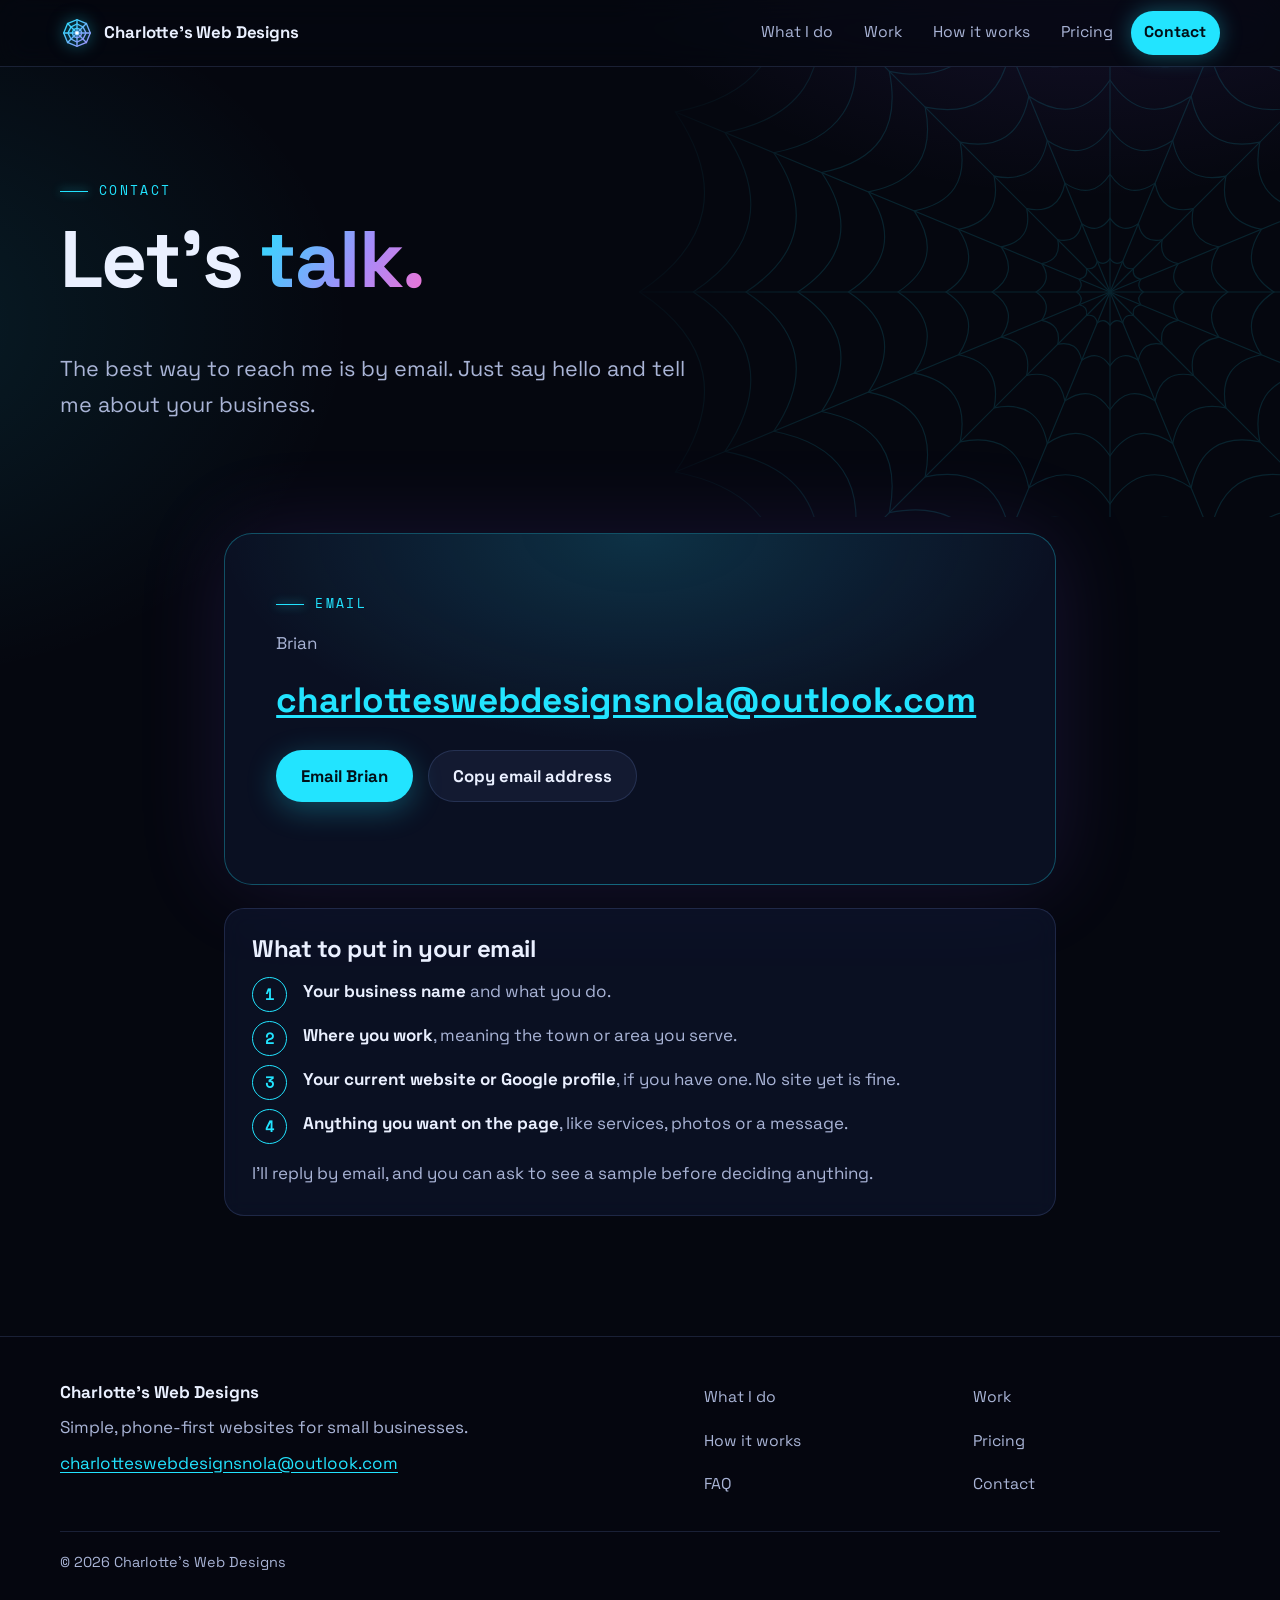
<file: contact.html>
<!doctype html>
<html lang="en">
<head>
<meta charset="utf-8">
<meta name="viewport" content="width=device-width,initial-scale=1">
<title>Contact | Charlotte's Web Designs</title>
<meta name="description" content="Contact Brian at Charlotte's Web Designs by email to see a sample website for your local business.">
<meta name="theme-color" content="#05070f">
<meta name="color-scheme" content="dark">
<link rel="icon" href="favicon.ico" sizes="48x48">
<link rel="icon" href="favicon.svg" type="image/svg+xml">
<link rel="apple-touch-icon" href="icon-180.png">
<meta property="og:type" content="website">
<meta property="og:site_name" content="Charlotte&#39;s Web Designs">
<meta property="og:title" content="Contact | Charlotte's Web Designs">
<meta property="og:description" content="Contact Brian at Charlotte's Web Designs by email to see a sample website for your local business.">
<link rel="canonical" href="https://charlotteswebdesignsnola.com/contact.html">
<meta property="og:url" content="https://charlotteswebdesignsnola.com/contact.html">
<meta property="og:image" content="https://charlotteswebdesignsnola.com/og.png">
<meta property="og:image:width" content="1200"><meta property="og:image:height" content="630">
<meta name="twitter:card" content="summary_large_image">
<meta name="twitter:url" content="https://charlotteswebdesignsnola.com/contact.html">
<meta name="twitter:image" content="https://charlotteswebdesignsnola.com/og.png">
<style>@font-face{font-family:"Space Grotesk";src:url([data-uri]) format("woff2");font-weight:300 700;font-display:swap}
@font-face{font-family:"Space Mono";src:url([data-uri]) format("woff2");font-weight:400;font-display:swap}
:root{
  --bg:#05070f;--bg2:#0a1024;--ink:#eaf0ff;--muted:#a9b4d6;--line:rgba(140,170,255,.16);
  --cyan:#22e4ff;--violet:#a78bfa;--pink:#f472d0;--glass:rgba(16,24,52,.55);
  --grad:linear-gradient(120deg,var(--cyan),var(--violet) 60%,var(--pink));
  --font:"Space Grotesk",system-ui,-apple-system,"Segoe UI",Roboto,Helvetica,Arial,sans-serif;
  --mono:"Space Mono",ui-monospace,SFMono-Regular,Menlo,Consolas,monospace;
  --r:20px;--wrap:1160px;
}
*,*::before,*::after{box-sizing:border-box}
html{scroll-behavior:smooth;-webkit-text-size-adjust:100%;scroll-padding-top:78px}
body{margin:0;background:var(--bg);color:var(--ink);font:400 1.0625rem/1.65 var(--font);overflow-x:hidden;
  background-image:radial-gradient(900px 600px at 85% -10%,rgba(139,92,246,.18),transparent 60%),radial-gradient(800px 600px at -10% 20%,rgba(34,228,255,.10),transparent 60%)}
img,svg,canvas{max-width:100%;display:block}
a{color:var(--cyan);text-underline-offset:3px}
a:hover{color:#fff}
:focus-visible{outline:3px solid var(--cyan);outline-offset:3px;border-radius:6px}
.wrap{width:min(100% - 2.5rem,var(--wrap));margin-inline:auto}
.skip{position:absolute;left:-999px;top:8px;background:var(--cyan);color:#021018;padding:.6rem 1rem;border-radius:8px;z-index:100;font-weight:700}
.skip:focus{left:8px}
h1,h2,h3{font-weight:700;line-height:1.1;letter-spacing:-.02em;margin:0 0 .6em}
h1{font-size:clamp(2.35rem,8.4vw,5rem)}
h2{font-size:clamp(1.9rem,5.4vw,3.1rem)}
h3{font-size:1.25rem;letter-spacing:-.01em}
p{margin:0 0 1em}
.grad{background:var(--grad);-webkit-background-clip:text;background-clip:text;color:transparent}
.eyebrow{font:400 .8rem/1 var(--mono);letter-spacing:.18em;text-transform:uppercase;color:var(--cyan);display:inline-flex;align-items:center;gap:.7rem;margin-bottom:1.1rem}
.eyebrow::before{content:"";width:28px;height:1px;background:var(--cyan);box-shadow:0 0 10px var(--cyan)}
.lead{font-size:clamp(1.1rem,3.2vw,1.35rem);color:var(--muted);max-width:40rem}
section{padding:clamp(4rem,10vw,7.5rem) 0;position:relative}

/* header */
.site-header{position:sticky;top:0;z-index:50;backdrop-filter:blur(14px) saturate(1.4);-webkit-backdrop-filter:blur(14px) saturate(1.4);background:rgba(5,7,15,.72);border-bottom:1px solid var(--line)}
.bar{display:flex;align-items:center;justify-content:space-between;gap:1rem;min-height:66px;flex-wrap:wrap}
.brand{display:flex;align-items:center;gap:.65rem;color:var(--ink);text-decoration:none;font-weight:700;letter-spacing:-.01em;font-size:1.05rem}
.brand svg{width:34px;height:34px;filter:drop-shadow(0 0 8px rgba(34,228,255,.55))}
.brand:hover{color:#fff}
nav ul{list-style:none;margin:0;padding:0;display:flex;gap:.25rem;align-items:center;flex-wrap:wrap}
nav a{display:block;color:var(--muted);text-decoration:none;padding:.55rem .85rem;border-radius:999px;font-size:.98rem;transition:color .2s,background .2s}
nav a:hover,nav a[aria-current="page"]{color:#fff;background:rgba(140,170,255,.12)}
nav a.cta{color:#021018;background:var(--cyan);font-weight:700;box-shadow:0 0 22px rgba(34,228,255,.35)}
nav a.cta:hover{background:#fff}
.menu-btn{display:none;background:rgba(140,170,255,.1);color:var(--ink);border:1px solid var(--line);border-radius:12px;width:46px;height:46px;cursor:pointer;align-items:center;justify-content:center}
.menu-btn span,.menu-btn span::before,.menu-btn span::after{display:block;width:20px;height:2px;background:currentColor;border-radius:2px;position:relative;transition:transform .25s,opacity .25s}
.menu-btn span::before,.menu-btn span::after{content:"";position:absolute;left:0}
.menu-btn span::before{top:-6px}.menu-btn span::after{top:6px}
.menu-btn[aria-expanded="true"] span{background:transparent}
.menu-btn[aria-expanded="true"] span::before{transform:translateY(6px) rotate(45deg)}
.menu-btn[aria-expanded="true"] span::after{transform:translateY(-6px) rotate(-45deg)}
@media(max-width:820px){
  .js .menu-btn{display:inline-flex}
  .js nav{width:100%;display:none;padding-bottom:.8rem}
  .js nav.open{display:block}
  .js nav ul{flex-direction:column;align-items:stretch}
  .js nav a{padding:.9rem 1rem;font-size:1.1rem}
  .bar{padding:.4rem 0}
  .no-js-nav nav{width:100%}
}

/* buttons */
.btn{display:inline-flex;align-items:center;justify-content:center;gap:.6rem;min-height:52px;padding:.85rem 1.5rem;border-radius:999px;font:700 1.05rem var(--font);text-decoration:none;border:1px solid transparent;cursor:pointer;transition:transform .2s,box-shadow .25s,background .2s,color .2s}
.btn-primary{background:var(--cyan);color:#021018;box-shadow:0 0 0 0 rgba(34,228,255,.5),0 8px 30px rgba(34,228,255,.28)}
.btn-primary:hover{transform:translateY(-2px);box-shadow:0 0 0 6px rgba(34,228,255,.14),0 12px 40px rgba(34,228,255,.45);color:#021018;background:#7df0ff}
.btn-ghost{background:rgba(140,170,255,.07);color:var(--ink);border-color:var(--line)}
.btn-ghost:hover{border-color:var(--cyan);color:#fff;transform:translateY(-2px)}
.btn-row{display:flex;flex-wrap:wrap;gap:.9rem;margin-top:1.8rem}

/* hero */
.hero{min-height:calc(100svh - 66px);display:flex;align-items:center;padding:clamp(3rem,8vw,5rem) 0;overflow:hidden;isolation:isolate}
.hero canvas{position:absolute;inset:0;width:100%;height:100%;z-index:-1}
.hero-web{position:absolute;right:-18%;top:50%;width:min(130vw,980px);aspect-ratio:1;transform:translateY(-50%);opacity:.2;z-index:-2;pointer-events:none;animation:spin 140s linear infinite;
  -webkit-mask-image:radial-gradient(circle,#000 45%,transparent 72%);mask-image:radial-gradient(circle,#000 45%,transparent 72%)}
@keyframes spin{to{transform:translateY(-50%) rotate(360deg)}}
.hero::after{content:"";position:absolute;inset:auto 0 0 0;height:140px;background:linear-gradient(transparent,var(--bg));z-index:-1;pointer-events:none}
.hero h1{max-width:14ch}
.hero .lead{margin-top:1.2rem}
.chips{display:flex;flex-wrap:wrap;gap:.6rem;margin:2rem 0 0;padding:0;list-style:none}
.chips li{font:400 .82rem/1 var(--mono);padding:.55rem .85rem;border:1px solid var(--line);border-radius:999px;color:var(--muted);background:rgba(10,16,36,.6)}
.chips li::before{content:"";display:inline-block;width:6px;height:6px;border-radius:50%;background:var(--cyan);box-shadow:0 0 8px var(--cyan);margin-right:.55rem;vertical-align:middle}

/* glass cards */
.grid{display:grid;gap:1.1rem}
.cards{grid-template-columns:repeat(auto-fit,minmax(min(100%,17rem),1fr))}
.cards3{grid-template-columns:repeat(auto-fit,minmax(min(100%,19rem),1fr))}
.card{position:relative;background:var(--glass);border:1px solid var(--line);border-radius:var(--r);padding:1.7rem;backdrop-filter:blur(10px);-webkit-backdrop-filter:blur(10px);overflow:hidden;transition:border-color .3s,transform .3s;
  --mx:50%;--my:0%}
.card::before{content:"";position:absolute;inset:0;background:radial-gradient(380px circle at var(--mx) var(--my),rgba(34,228,255,.16),transparent 45%);opacity:0;transition:opacity .3s;pointer-events:none}
.card:hover{border-color:rgba(34,228,255,.5)}
.card:hover::before{opacity:1}
.card p{color:var(--muted);margin:0}
.icon{width:48px;height:48px;border-radius:14px;display:grid;place-items:center;margin-bottom:1.1rem;background:linear-gradient(135deg,rgba(34,228,255,.18),rgba(167,139,250,.18));border:1px solid rgba(34,228,255,.3);color:var(--cyan)}
.icon svg{width:24px;height:24px}
.sec-head{max-width:46rem;margin-bottom:clamp(2rem,5vw,3.5rem)}
.sec-head p{color:var(--muted)}

/* phones */
.phones{display:flex;gap:2rem;justify-content:center;flex-wrap:wrap}
.phone-fig{margin:0;width:min(100%,270px)}
.phone{position:relative;width:100%;aspect-ratio:9/18.5;border-radius:38px;padding:9px;background:linear-gradient(160deg,#1b2650,#0a0f26);border:1px solid rgba(140,170,255,.35);box-shadow:0 30px 70px rgba(0,0,0,.6),0 0 60px rgba(139,92,246,.18);transition:transform .4s}
.phone:hover{transform:translateY(-8px) rotate(-1deg)}
.phone::before{content:"";position:absolute;top:15px;left:50%;width:70px;height:18px;border-radius:12px;background:#02040a;transform:translateX(-50%);z-index:3}
.screen{height:100%;border-radius:30px;overflow:hidden;position:relative;background:#fff;color:#1b1f24;font-size:11.5px;line-height:1.4;display:flex;flex-direction:column}
.screen *{margin:0}
.s-rib{background:#c62828;color:#fff;font:700 8.5px/1 var(--font);letter-spacing:.08em;text-align:center;padding:25px 6px 7px}
.s-hero{padding:16px 14px 18px;color:#fff;background:var(--c1)}
.s-hero b{display:block;font-size:19px;line-height:1.1;margin-bottom:5px;letter-spacing:-.01em}
.s-hero small{display:block;font-size:10.5px;opacity:.92;margin-bottom:11px}
.s-btn{display:inline-block;background:#ffb300;color:#111;font-weight:700;font-size:11.5px;padding:8px 13px;border-radius:8px}
.s-body{padding:12px 14px;display:grid;gap:7px;flex:1;align-content:start;background:#fff}
.s-body h4{font-size:11px;letter-spacing:.06em;text-transform:uppercase;color:#555;margin:2px 0 0}
.s-grid{display:grid;grid-template-columns:1fr 1fr;gap:6px}
.s-grid span{border:1px solid #dcdcdc;border-radius:8px;padding:7px 8px;font-size:10.5px;font-weight:600}
.s-line{height:7px;border-radius:4px;background:#e6e6e6}
.s-ck{display:flex;gap:7px;align-items:center}.s-ck i{flex:none;width:12px;height:12px;border-radius:50%;background:var(--c1)}.s-ck .s-line{flex:1}
.s-call{margin-top:auto;background:#ffb300;color:#111;text-align:center;font-weight:700;padding:11px;font-size:12px}
.phone-fig figcaption{text-align:center;margin-top:1.1rem;font-size:.95rem;color:var(--muted)}
.phone-fig figcaption b{display:block;color:var(--ink);font-size:1.05rem}
.note{font-size:.92rem;color:var(--muted);text-align:center;max-width:44rem;margin:2.5rem auto 0}

/* steps */
.steps{counter-reset:s;grid-template-columns:repeat(auto-fit,minmax(min(100%,17rem),1fr));position:relative}
.step{counter-increment:s}
.step .num{font:700 3.2rem/1 var(--mono);background:var(--grad);-webkit-background-clip:text;background-clip:text;color:transparent;margin-bottom:.6rem;display:block}
.step .num::before{content:"0" counter(s)}

/* pricing teaser + pricing page */
.price-big{font-size:clamp(2.6rem,9vw,4rem);font-weight:700;letter-spacing:-.03em;line-height:1}
.price-big small{font-size:1rem;font-weight:400;color:var(--muted);letter-spacing:0;margin-left:.3rem}
.price-from{font:400 .85rem var(--mono);color:var(--cyan);text-transform:uppercase;letter-spacing:.15em;display:block;margin-bottom:.4rem}
.ticks{list-style:none;padding:0;margin:1.2rem 0 0;display:grid;gap:.6rem}
.ticks li{position:relative;padding-left:1.8rem;color:var(--ink)}
.ticks li::before{content:"";position:absolute;left:0;top:.55em;width:12px;height:6px;border-left:2px solid var(--cyan);border-bottom:2px solid var(--cyan);transform:rotate(-45deg) translateY(-50%)}
.teaser{display:grid;gap:2rem;align-items:center;grid-template-columns:1fr}
@media(min-width:860px){.teaser{grid-template-columns:1.1fr 1fr}}
.page-hero{padding:clamp(3.5rem,9vw,6rem) 0 clamp(1rem,3vw,2rem);position:relative;overflow:hidden}
.page-hero .hero-web{right:-25%;opacity:.14}
.table-wrap{border:1px solid var(--line);border-radius:var(--r);overflow:hidden;background:var(--glass)}
.rows{list-style:none;margin:0;padding:0}
.rows li{display:grid;grid-template-columns:1fr auto;gap:.3rem 1.2rem;padding:1.2rem 1.5rem;border-top:1px solid var(--line);align-items:baseline}
.rows li:first-child{border-top:0}
.rows b{font-size:1.1rem}
.rows .d{grid-column:1;color:var(--muted);font-size:.98rem}
.rows .p{grid-column:2;grid-row:1;font:700 1.25rem var(--font);color:var(--cyan);white-space:nowrap;text-align:right}
.faq details{border:1px solid var(--line);border-radius:14px;background:var(--glass);padding:0 1.3rem;margin-bottom:.8rem}
.faq summary{cursor:pointer;padding:1.1rem 0;font-weight:700;list-style:none;display:flex;justify-content:space-between;gap:1rem}
.faq summary::-webkit-details-marker{display:none}
.faq summary::after{content:"+";color:var(--cyan);font:700 1.4rem/1 var(--mono);transition:transform .25s}
.faq details[open] summary::after{transform:rotate(45deg)}
.faq details p{color:var(--muted)}

/* about + contact */
.about{display:grid;gap:2.5rem;grid-template-columns:1fr;align-items:center}
@media(min-width:860px){.about{grid-template-columns:.8fr 1.2fr}}
.avatar{aspect-ratio:1;max-width:340px;border-radius:50%;border:1px solid rgba(34,228,255,.35);display:grid;place-items:center;position:relative;margin-inline:auto;width:100%;background:radial-gradient(circle,rgba(34,228,255,.14),transparent 65%);box-shadow:0 0 80px rgba(139,92,246,.25)}
.avatar img{width:78%;opacity:.9}
.avatar span{position:absolute;bottom:-2px;left:50%;transform:translateX(-50%);font:400 .75rem var(--mono);background:var(--bg2);border:1px solid var(--line);padding:.35rem .8rem;border-radius:999px;color:var(--muted);white-space:nowrap}
.cta-band{text-align:center;border:1px solid rgba(34,228,255,.3);border-radius:28px;padding:clamp(2.2rem,7vw,4.5rem) 1.4rem;background:radial-gradient(600px 300px at 50% 0%,rgba(34,228,255,.16),transparent 70%),var(--glass);box-shadow:0 0 90px rgba(139,92,246,.14)}
.cta-band .lead{margin-inline:auto}
.cta-band .btn-row{justify-content:center}.cta-band.left .btn-row{justify-content:flex-start}
.email-big{display:block;font:700 clamp(1.05rem,4.6vw,2.2rem)/1.2 var(--font);word-break:break-all;margin:1.4rem 0 0}
.how-list{counter-reset:h;list-style:none;padding:0;margin:0;display:grid;gap:1rem}
.how-list li{counter-increment:h;position:relative;padding-left:3.2rem;color:var(--muted)}
.how-list li::before{content:counter(h);position:absolute;left:0;top:0;width:2.2rem;height:2.2rem;border-radius:50%;display:grid;place-items:center;border:1px solid var(--cyan);color:var(--cyan);font:700 .95rem var(--mono)}
.how-list b{color:var(--ink)}
.copied{min-height:1.2em;margin-bottom:0;color:var(--cyan);font-size:.95rem;margin-top:.8rem}

/* footer */
.site-footer{border-top:1px solid var(--line);padding:2.6rem 0 3rem;background:rgba(5,7,15,.8)}
.foot{display:flex;flex-wrap:wrap;gap:1.2rem 2rem;justify-content:space-between;align-items:center}
.foot p{margin:0;color:var(--muted)}
.foot b{color:var(--ink)}

/* reveal */
.js.rv .reveal{opacity:0;transform:translateY(26px);transition:opacity .8s cubic-bezier(.2,.7,.2,1),transform .8s cubic-bezier(.2,.7,.2,1);transition-delay:var(--d,0s)}
.js.rv .reveal.in{opacity:1;transform:none}
.live-dot{display:inline-block;width:8px;height:8px;border-radius:50%;background:var(--cyan);box-shadow:0 0 0 0 rgba(34,228,255,.7);animation:pulse 2.4s infinite;margin-right:.5rem}
@keyframes pulse{70%{box-shadow:0 0 0 10px rgba(34,228,255,0)}100%{box-shadow:0 0 0 0 rgba(34,228,255,0)}}
@media(prefers-reduced-motion:reduce){
  html{scroll-behavior:auto}
  *,*::before,*::after{animation:none!important;transition:none!important}
  .js.rv .reveal{opacity:1;transform:none}
}
@media(max-width:520px){
  .rows li{grid-template-columns:1fr;padding:1.1rem}
  .rows .p{grid-column:1;grid-row:auto;text-align:left}
  .btn{width:100%}
}

.rows .scope{color:var(--ink);margin-top:.15rem}.rows .scope::before{content:"Includes: ";color:var(--cyan);font-family:var(--mono);font-size:.8rem;text-transform:uppercase;letter-spacing:.08em}

/* ===== v3 additions ===== */
.badge-ex{display:inline-block;margin:0 0 1rem;padding:.4rem .8rem;border:1px solid rgba(244,114,208,.55);border-radius:999px;font:400 .78rem/1.2 var(--mono);letter-spacing:.06em;text-transform:uppercase;color:#ffc4ec;background:rgba(244,114,208,.1)}
.sec-head .badge-ex{display:block;width:max-content;max-width:100%;color:#ffc4ec}

/* pulse on tap-to-call buttons */
@keyframes ring{0%{box-shadow:0 0 0 0 var(--ring,rgba(255,179,0,.65))}70%{box-shadow:0 0 0 12px rgba(255,179,0,0)}100%{box-shadow:0 0 0 0 rgba(255,179,0,0)}}
.pulse{animation:ring 2.2s ease-out infinite}

/* shared mockup parts */
.screen.mk{font-size:11px;line-height:1.35;background:#fff}
.mk svg{flex:none}
.mk-bar{display:flex;align-items:center;justify-content:space-between;padding:7px 11px;font-weight:700;font-size:10.5px}
.mk-logo{display:flex;align-items:center;gap:5px}.mk-logo svg{width:15px;height:15px}
.mk-burger{width:16px;height:12px;position:relative;display:block}
.mk-burger::before,.mk-burger::after,.mk-burger i{content:"";position:absolute;left:0;right:0;height:2px;border-radius:2px;background:currentColor}
.mk-burger::before{top:0}.mk-burger i{top:5px}.mk-burger::after{bottom:0}
.mk-hero{position:relative}
.mk-call{display:flex;align-items:center;justify-content:center;gap:7px;font-weight:700;border-radius:12px}
.mk-call svg{width:17px;height:17px}
.mk-sec{padding:9px 11px 0}
.mk-sec h4{font-size:9.5px;letter-spacing:.08em;text-transform:uppercase;color:#4b5563;margin:0 0 6px}
.mk svg.mk-stars,.cmp-good svg.mk-stars{width:56px;height:10px;display:block;margin-bottom:4px}
.mk-rev p{font-size:10.5px;color:#374151;font-style:italic}
.mk-rev small{display:block;margin-top:3px;font-size:9px;color:#4b5563}
.s-rib{background:#b71c1c}

/* A: plumber, bright blue, centred, rounded */
.mk-a{color:#10243d;background:#fff}
.mk-a .mk-bar{background:#fff;color:#0b4ea2;border-bottom:1px solid #e3ecf7}
.mk-a .mk-hero{background:linear-gradient(170deg,#0b5ed7,#0a3d91);color:#fff;text-align:center;padding:16px 14px 30px}
.mk-a .mk-hero small{display:inline-block;font-size:9px;letter-spacing:.1em;text-transform:uppercase;background:rgba(255,255,255,.18);border-radius:99px;padding:3px 9px;margin-bottom:8px}
.mk-a .mk-hero b{display:block;font-size:19px;line-height:1.12;letter-spacing:-.01em}
.mk-a .mk-hero p{margin:7px 0 12px;font-size:10.5px;opacity:.95}
.mk-a .mk-call{background:#ffb300;color:#111;padding:12px;font-size:14px;--ring:rgba(255,179,0,.7);box-shadow:0 4px 0 #c78a00}
.mk-a .mk-hero em{display:block;font-style:normal;font-size:9.5px;margin-top:8px;opacity:.95}
.mk-wave{position:absolute;left:0;bottom:-1px;width:100%;height:20px}
.mk-tiles{display:grid;grid-template-columns:1fr 1fr;gap:6px}
.mk-tiles span{display:flex;align-items:center;gap:6px;padding:8px;border-radius:10px;background:#eef5ff;color:#0b4ea2;font-size:10px}
.mk-tiles svg{width:16px;height:16px}.mk-tiles b{color:#10243d;font-size:10px}
.mk-a .mk-rev{background:#f5f9ff;border:1px solid #d9e6f7;border-radius:12px;padding:9px}

/* B: roofer, charcoal + orange, left aligned, angled */
.mk-b{background:#f1f2f4;color:#1c2024}
.mk-b .mk-bar{background:#1c2024;color:#fff;letter-spacing:.04em}
.mk-b .mk-logo svg{color:#ff7a1a}
.mk-b .mk-hero{background:#2b3138;color:#fff;padding:14px 12px 16px;overflow:hidden}
.mk-b .mk-hero::after{content:"";position:absolute;right:-30px;top:-10px;width:90px;height:140%;background:#ff7a1a;opacity:.22;transform:skewX(-18deg)}
.mk-b .mk-hero>*{position:relative;z-index:1}
.mk-b .mk-hero b{display:block;font-size:19px;line-height:1.1;letter-spacing:-.01em}
.mk-b .mk-hero p{margin:6px 0 11px;font-size:10.5px;color:#e5e7eb}
.mk-b .mk-call{justify-content:flex-start;background:#ff7a1a;color:#111;padding:10px 13px;border-radius:6px;font-size:15px;--ring:rgba(255,122,26,.75)}
.mk-b .mk-call small{display:block;font-size:9px;font-weight:600}
.mk-b .mk-call svg{width:22px;height:22px}
.mk-pills{display:flex;flex-wrap:wrap;gap:4px;margin-top:9px}
.mk-pills span{font-size:8.5px;border:1px solid #6b7280;border-radius:99px;padding:2px 7px;color:#e5e7eb}
.mk-b .mk-sec h4{color:#4b5563}
.mk-list{list-style:none;padding:0;display:grid;gap:4px}
.mk-list li{display:flex;align-items:center;gap:8px;background:#fff;border-radius:6px;padding:7px 8px;font-size:10.5px;border-left:3px solid #ff7a1a}
.mk-list li svg{width:15px;height:15px;color:#c2530a}
.mk-list li b{flex:1}.mk-list .mk-chev{width:12px;height:12px;color:#6b7280}
.mk-b .mk-rev{background:#fff;border-radius:6px;padding:8px 9px;border-left:3px solid #2b3138}

/* C: remodeler, cream + forest green + terracotta, split hero */
.mk-c{background:#fbf6ee;color:#2a2a24}
.mk-c .mk-bar{color:#1f4d3a;background:#fbf6ee;border-bottom:1px solid #eadfcd}
.mk-c .mk-hero{padding:12px 11px 14px}
.mk-split{display:grid;grid-template-columns:1.1fr .9fr;gap:8px;align-items:center;margin-bottom:11px}
.mk-c .mk-hero b{display:block;font-size:19px;line-height:1.08;color:#1f4d3a;letter-spacing:-.01em}
.mk-c .mk-hero p{margin-top:5px;font-size:10px;color:#4a4639}
.mk-room{width:100%;height:auto}
.mk-c .mk-call{background:#1f4d3a;color:#fff;padding:12px;border-radius:99px;font-size:14px;--ring:rgba(31,77,58,.6)}
.mk-c .mk-hero em{display:block;text-align:center;font-style:normal;font-size:9.5px;margin-top:7px;color:#8a3d1b;text-decoration:underline}
.mk-chips{display:flex;flex-wrap:wrap;gap:5px}
.mk-chips span{display:inline-flex;align-items:center;gap:5px;padding:6px 9px;border-radius:99px;background:#fff;border:1px solid #e3d6bf;color:#1f4d3a;font-weight:600;font-size:10px}
.mk-chips svg{width:13px;height:13px}
.mk-c .mk-rev{position:relative;background:#fff;border:1px solid #e3d6bf;border-radius:12px;padding:9px 10px 9px 28px}
.mk-q{position:absolute;left:8px;top:-2px;font:700 30px/1 Georgia,serif;color:#c9673e}

/* before / after */
.cmp{display:grid;grid-template-columns:1fr;gap:1.6rem;align-items:start;justify-items:center}
.cmp-col{margin:0;width:min(100%,290px);position:relative}
.cmp-col .phone{width:100%;aspect-ratio:9/17.5}
.cmp-col .phone:hover{transform:none}
.cmp-tag{position:absolute;z-index:5;top:-12px;left:50%;transform:translateX(-50%);font:700 .8rem/1 var(--mono);letter-spacing:.14em;text-transform:uppercase;padding:.45rem .9rem;border-radius:99px}
.cmp-tag.bad{background:#ff6b6b;color:#2a0505}.cmp-tag.good{background:var(--cyan);color:#021018}
.cmp-col figcaption{margin-top:1.1rem;color:var(--muted);font-size:.95rem}
.cmp-col figcaption>b{display:block;text-align:center;color:var(--ink);font-size:1.05rem;margin-bottom:.6rem}
.cmp-list{list-style:none;margin:0;padding:0;display:grid;gap:.4rem}
.cmp-list li{position:relative;padding-left:1.7rem}
.cmp-list li::before{position:absolute;left:0;top:0;width:1.2rem;height:1.2rem;border-radius:50%;display:grid;place-items:center;font:700 .75rem/1.2rem var(--mono);text-align:center}
.cmp-list.bad li::before{content:"\00d7";background:rgba(255,107,107,.18);color:#ff9a9a}
.cmp-list.good li::before{content:"\2713";background:rgba(34,228,255,.18);color:var(--cyan)}
.cmp-arrow{display:none;width:44px;height:44px;border-radius:50%;border:1px solid var(--line);color:var(--cyan);place-items:center;margin-top:12rem;background:var(--glass)}
.cmp-arrow svg{width:22px;height:22px}
@media(min-width:760px){.cmp{grid-template-columns:1fr auto 1fr;justify-items:center;gap:1.5rem;max-width:44rem;margin-inline:auto}.cmp-arrow{display:grid}}
.cmp .screen{background:#fff;color:#222;font-size:7px;line-height:1.3;position:relative}
.cb-load{position:relative;height:13px;background:#e5e5e5;flex:none;overflow:hidden}
.cb-load i{position:absolute;left:0;top:0;bottom:0;width:12%;background:#7a7a7a;animation:crawl 6s steps(14) infinite}
.cb-load span{position:absolute;right:4px;top:2px;font-size:7px;color:#333}
@keyframes crawl{0%{width:6%}85%{width:46%}100%{width:46%}}
.cb-top{background:#d00;color:#ffee00;font:700 7px/1 var(--font);padding:5px 4px;white-space:nowrap;overflow:hidden;flex:none}
.cb-nav{display:flex;flex-wrap:wrap;gap:2px;background:#444;padding:3px;flex:none}
.cb-nav i{font-style:normal;font-size:6px;color:#fff;background:#666;padding:2px 3px}
.cb-banner{display:flex;gap:3px;padding:4px;background:#ffe88a;flex:none}
.cb-banner span{flex:1;text-align:center;font:700 6.5px/1.2 var(--font);color:#600;border:1px dashed #a00;padding:5px 2px;background:#fff7c2}
.cb-cols{display:flex;gap:4px;padding:5px;flex:1;min-height:0;overflow:hidden}
.cb-txt{flex:1;display:grid;gap:4px;align-content:start}
.cb-txt u{display:block;height:3.5px;background:#777;border-radius:1px}
.cb-side{width:34%;display:grid;gap:4px;align-content:start}
.cb-side s{display:block;height:38px;background:linear-gradient(135deg,#9bd,#c9e);border:1px solid #888}
.cb-foot{background:#ddd;padding:5px;font-size:6px;color:#555;flex:none}
.cb-foot em{font-style:normal;color:#555;font-size:5.5px}
.cb-pop{position:absolute;left:12px;right:12px;top:30%;background:#fff;border:2px solid #333;box-shadow:0 8px 24px rgba(0,0,0,.55);padding:12px 9px 9px;display:grid;gap:5px;text-align:center}
.cb-pop b{font-size:9.5px;line-height:1.2}.cb-pop u{display:block;height:3px;background:#aaa;margin-inline:auto;width:90%}
.cb-x{position:absolute;right:2px;top:1px;font:700 7px/1 var(--font);color:#777}
.cb-fake{background:#2a7;color:#fff;font:700 8px/1 var(--font);padding:5px;border-radius:2px}
.cb-cookie{position:absolute;left:0;right:0;bottom:0;background:#222;color:#fff;font-size:7px;padding:6px 7px;display:flex;justify-content:space-between;align-items:center}
.cb-cookie span{background:#888;color:#111;padding:2px 6px}
.cmp-good{background:#fff;display:flex;flex-direction:column}
.cmp-good svg{flex:none}
.cg-bar{padding:10px 12px 8px;display:flex;font:700 11px var(--font);color:#0f2b46;border-bottom:1px solid #e5edf5;padding-top:24px}
.cg-bar span{display:flex;align-items:center;gap:5px}.cg-bar svg{width:15px;height:15px;color:#066a82}
.cg-hero{padding:18px 14px 20px;background:linear-gradient(170deg,#e9f9fd,#fff);text-align:center}
.cg-hero b{display:block;font-size:20px;line-height:1.1;color:#0f2b46;letter-spacing:-.01em}
.cg-hero p{margin:7px 0 14px;font-size:11px;color:#3c5063}
.cmp-good .mk-call{background:#066a82;color:#fff;padding:15px;font-size:16px;--ring:rgba(6,106,130,.6);border-radius:14px}
.cmp-good .mk-call svg{width:20px;height:20px}
.cg-svc{display:grid;grid-template-columns:repeat(3,1fr);gap:6px;padding:4px 11px 10px}
.cg-svc span{display:grid;justify-items:center;gap:4px;padding:9px 3px;border-radius:10px;background:#f1f6fa;font-size:9.5px;font-weight:600;color:#0f2b46}
.cg-svc svg{width:18px;height:18px;color:#066a82}
.cg-rev{margin:0 11px;padding:9px;border:1px solid #dbe6ee;border-radius:12px}
.cg-rev p{font-size:10.5px;color:#374151;font-style:italic}
.cg-area{padding:10px 11px 0}.cg-area h4{font-size:9.5px;letter-spacing:.08em;text-transform:uppercase;color:#4b5563;margin:0 0 6px}.cg-area div{display:flex;gap:5px;flex-wrap:wrap}.cg-area span{padding:5px 9px;border-radius:99px;background:#f1f6fa;color:#0f2b46;font-size:10px;font-weight:600}
.cg-fast{margin:10px 11px 0;display:flex;align-items:center;gap:6px;font-size:10px;color:#2d6b3f;font-weight:700}
.cg-bar2{margin-top:auto;background:#066a82;color:#fff;text-align:center;font-weight:700;font-size:13px;padding:13px;display:flex;justify-content:center;gap:7px;align-items:center}.cg-bar2 svg{width:17px;height:17px}
.cg-fast i{width:7px;height:7px;border-radius:50%;background:#2fa65a}

/* how it works: icon steps */
.step-top{display:flex;align-items:center;justify-content:space-between;margin-bottom:1rem}
.step-top .icon{margin:0;width:56px;height:56px;border-radius:16px}
.step-top .icon svg{width:28px;height:28px}
.step .num{margin:0;font-size:2.6rem;opacity:.9}
.step{overflow:visible}.step::before{border-radius:inherit}
@media(min-width:860px){
  .steps{gap:2rem}
  .step:not(:last-child)::after{content:"";position:absolute;right:-1.55rem;top:3.1rem;width:1.1rem;height:1.1rem;border-top:2px solid var(--cyan);border-right:2px solid var(--cyan);transform:rotate(45deg);opacity:.8}
}

/* sticky call/email bar: phones only */
.sticky-cta{display:none}
@media(max-width:640px){
  .sticky-cta{display:flex;gap:.6rem;position:fixed;left:0;right:0;bottom:0;z-index:60;padding:.65rem .9rem calc(.65rem + env(safe-area-inset-bottom));background:rgba(5,7,15,.9);backdrop-filter:blur(12px);-webkit-backdrop-filter:blur(12px);border-top:1px solid var(--line)}
  .sticky-cta .btn{flex:1;min-height:54px;font-size:1.05rem;--ring:rgba(34,228,255,.6)}
  .sticky-cta .btn svg{width:22px;height:22px}
  .site-footer{padding-bottom:6rem}
  /* hidden until the hero CTA has scrolled out of view (main.js toggles .show); without JS the bar stays visible */
  .js .sticky-cta{transform:translateY(110%);opacity:0;visibility:hidden;transition:transform .3s ease,opacity .3s ease,visibility 0s linear .3s}
  .js .sticky-cta.show{transform:none;opacity:1;visibility:visible;transition:transform .3s ease,opacity .3s ease,visibility 0s}
}
@media(max-width:640px) and (prefers-reduced-motion:reduce){
  .js .sticky-cta,.js .sticky-cta.show{transition:none;transform:none}
}
.sticky-cta .pulse{animation-name:ringc}
@keyframes ringc{0%{box-shadow:0 0 0 0 rgba(34,228,255,.6)}70%{box-shadow:0 0 0 12px rgba(34,228,255,0)}100%{box-shadow:0 0 0 0 rgba(34,228,255,0)}}
@media(max-width:640px){.phones{gap:2.4rem}}
.cmp-bad{padding-bottom:22px}

/* nav fits one row with the added "Our work" link */
@media(min-width:821px) and (max-width:980px){nav a{padding:.55rem .6rem;font-size:.95rem}nav ul{gap:.1rem}}
@media(min-width:821px) and (max-width:900px){nav a{padding:.5rem .45rem;font-size:.9rem}.brand{font-size:.98rem}.brand svg{width:30px;height:30px}}
</style>
<style>
/* ===== site-review fixes (Nov 2026) ===== */
.foot2{display:grid;grid-template-columns:1fr;gap:1.6rem;align-items:start;justify-content:stretch}
@media(min-width:760px){.foot2{grid-template-columns:1.2fr 1fr}}
.foot-brand p{margin:0 0 .45rem}
.foot-nav ul{list-style:none;margin:0;padding:0;display:grid;grid-template-columns:repeat(2,minmax(0,1fr));gap:.2rem 1.4rem}
.foot-nav a{display:inline-block;padding:.45rem 0;color:var(--muted);text-decoration:none}
.foot-nav a:hover,.foot-nav a:focus-visible{color:var(--ink);text-decoration:underline}
.foot2 .copy{grid-column:1/-1;border-top:1px solid var(--line);padding-top:1.2rem;font-size:.9rem}
.s-gap{height:26px;background:#0b0f1a}
.ow-grid{grid-template-columns:1fr!important;max-width:860px}
.ow-also{display:flex;gap:1.1rem;align-items:center;padding:1.1rem 1.3rem}
.ow-also img{width:56px;height:auto;border-radius:10px;border:1px solid var(--line);flex:none}
.ow-also h3{font-size:1.05rem;margin:.15rem 0 .25rem}
.ow-also p{margin:0;color:var(--muted);font-size:.95rem}
.ow-also .ow-kind{font:400 .72rem/1.2 var(--mono);letter-spacing:.08em;text-transform:uppercase;color:var(--cyan)}
.ow-also a{white-space:nowrap}
.own-grid{display:grid;gap:1rem;grid-template-columns:1fr}
@media(min-width:760px){.own-grid{grid-template-columns:1fr 1fr}}
.own-grid .card h3{font-size:1.1rem;margin:0 0 .4rem}
.own-grid .card p{margin:0;color:var(--muted)}
@media(max-width:820px),(pointer:coarse){.hero-web{animation:none!important}}
</style>
<script>document.documentElement.className+=" js"</script>
</head>
<body>
<a class="skip" href="#main">Skip to content</a>
<header class="site-header"><div class="wrap bar">
<a class="brand" href="index.html" aria-label="Charlotte&#39;s Web Designs, home"><svg viewBox="0 0 64 64" aria-hidden="true" fill="none" stroke="url(#lg)" stroke-width="2.6" stroke-linecap="round"><defs><linearGradient id="lg" x1="0" y1="0" x2="1" y2="1"><stop offset="0" stop-color="#22e4ff"/><stop offset="1" stop-color="#a78bfa"/></linearGradient></defs><path d="M32 32L57 32M32 32L49.7 49.7M32 32L32 57M32 32L14.3 49.7M32 32L7 32M32 32L14.3 14.3M32 32L32 7M32 32L49.7 14.3"/><path d="M41 32L38.4 38.4 32 41 25.6 38.4 23 32 25.6 25.6 32 23 38.4 25.6Z"/><path d="M49 32L43.3 43.3 32 49 20.7 43.3 15 32 20.7 20.7 32 15 43.3 20.7Z"/><path d="M57 32L49.7 49.7 32 57 14.3 49.7 7 32 14.3 14.3 32 7 49.7 14.3Z"/><circle cx="32" cy="32" r="3.4" fill="#fff" stroke="none"/></svg><span>Charlotte&#39;s Web Designs</span></a>
<button class="menu-btn" aria-expanded="false" aria-controls="nav" aria-label="Menu"><span></span></button>
<nav id="nav" aria-label="Main"><ul>
<li><a href="index.html#what">What I do</a></li>
<li><a href="index.html#work">Work</a></li>
<li><a href="index.html#how">How it works</a></li>
<li><a href="pricing.html">Pricing</a></li>
<li><a href="contact.html" aria-current="page" class="cta">Contact</a></li>
</ul></nav></div></header>
<main id="main">
<section class="page-hero" aria-labelledby="h1" style="min-height:50svh;display:flex;align-items:center"><img class="hero-web" src="[data-uri]" alt="" width="1000" height="1000" decoding="async">
<div class="wrap" style="padding-bottom:2rem"><span class="eyebrow">Contact</span><h1 id="h1" style="max-width:12ch">Let&#39;s <span class="grad">talk.</span></h1>
<p class="lead">The best way to reach me is by email. Just say hello and tell me about your business.</p></div></section>

<section style="padding-top:1rem"><div class="wrap" style="max-width:52rem">
<div class="cta-band left reveal" data-end-cta style="text-align:left;padding:clamp(1.8rem,6vw,3.2rem)">
<span class="eyebrow">Email</span>
<p style="margin:0;color:var(--muted)">Brian</p>
<a class="email-big" id="email" href="mailto:charlotteswebdesignsnola@outlook.com?subject=Website%20sample%20request&amp;body=Hi Brian,%0D%0A%0D%0ABusiness name:%0D%0AWhat you do and where:%0D%0AYour current website or Google profile (if any):%0D%0AAnything you want on the page:%0D%0A">charlotteswebdesignsnola@outlook.com</a>
<div class="btn-row"><a class="btn btn-primary" href="mailto:charlotteswebdesignsnola@outlook.com?subject=Website%20sample%20request&amp;body=Hi Brian,%0D%0A%0D%0ABusiness name:%0D%0AWhat you do and where:%0D%0AYour current website or Google profile (if any):%0D%0AAnything you want on the page:%0D%0A">Email Brian</a><button class="btn btn-ghost" id="copy" type="button" hidden>Copy email address</button></div>
<p class="copied" id="copied" role="status" aria-live="polite"></p>
</div>
<div class="card reveal" style="margin-top:1.4rem"><h2 style="font-size:1.5rem">What to put in your email</h2>
<ol class="how-list"><li><b>Your business name</b> and what you do.</li><li><b>Where you work</b>, meaning the town or area you serve.</li><li><b>Your current website or Google profile</b>, if you have one. No site yet is fine.</li><li><b>Anything you want on the page</b>, like services, photos or a message.</li></ol>
<p style="margin:1.4rem 0 0;color:var(--muted)">I&#39;ll reply by email, and you can ask to see a sample before deciding anything.</p></div>
</div></section>
</main>
<footer class="site-footer"><div class="wrap foot foot2">
<div class="foot-brand"><p><b>Charlotte&#39;s Web Designs</b></p><p>Simple, phone-first websites for small businesses.</p><p><a href="mailto:charlotteswebdesignsnola@outlook.com">charlotteswebdesignsnola@outlook.com</a></p></div>
<nav class="foot-nav" aria-label="Footer"><ul><li><a href="index.html#what">What I do</a></li><li><a href="index.html#work">Work</a></li><li><a href="index.html#how">How it works</a></li><li><a href="pricing.html">Pricing</a></li><li><a href="index.html#faq">FAQ</a></li><li><a href="contact.html">Contact</a></li></ul></nav>
<p class="copy">&copy; 2026 Charlotte&#39;s Web Designs</p>
</div></footer>
<div class="sticky-cta" role="region" aria-label="Quick contact"><a class="btn btn-primary pulse" href="mailto:charlotteswebdesignsnola@outlook.com?subject=Website%20sample%20request"><svg viewBox="0 0 24 24" fill="none" stroke="currentColor" stroke-width="1.9" stroke-linecap="round" stroke-linejoin="round" aria-hidden="true"><rect x="3" y="5" width="18" height="14" rx="2.5"/><path d="m4 7 8 6 8-6"/></svg>Email me for a free sample</a></div>
<script>(function(){
  var d=document,rm=matchMedia('(prefers-reduced-motion: reduce)').matches;
  // mobile menu
  var b=d.querySelector('.menu-btn'),n=d.getElementById('nav');
  if(b&&n){b.addEventListener('click',function(){var o=n.classList.toggle('open');b.setAttribute('aria-expanded',o)});
    n.addEventListener('click',function(e){if(e.target.closest('a')){n.classList.remove('open');b.setAttribute('aria-expanded','false')}});
    d.addEventListener('keydown',function(e){if(e.key==='Escape'&&n.classList.contains('open')){n.classList.remove('open');b.setAttribute('aria-expanded','false');b.focus()}})}
  // reveal on scroll
  // Content is only hidden (class 'rv') while this script is running, so a JS failure never leaves it invisible.
  function reveal(){
    var els=d.querySelectorAll('.reveal:not(.in)');
    if(!('IntersectionObserver' in window)||rm){els.forEach(function(e){e.classList.add('in')});return}
    d.documentElement.classList.add('rv');
    var io=new IntersectionObserver(function(es){es.forEach(function(x){if(x.isIntersecting){x.target.classList.add('in');io.unobserve(x.target)}})},{threshold:.12,rootMargin:'0px 0px -6% 0px'});
    els.forEach(function(e){io.observe(e)});
  }
  try{reveal()}catch(x){d.documentElement.classList.remove('rv')}
  window.__reveal=reveal;
  // sticky mobile bar: hidden while the hero CTA (or the page's own contact block) is on screen, so the same CTA never shows twice
  var sb=d.querySelector('.sticky-cta');
  if(sb){
    var hc=d.querySelector('[data-hero-cta]'),ec=d.querySelector('[data-end-cta]'),hcAbove=false,ecIn=false,tk=false;
    var hasIO='IntersectionObserver' in window;
    function setBar(){
      var on=(hc?hcAbove:(window.pageYOffset||d.documentElement.scrollTop)>400)&&!ecIn;
      sb.classList.toggle('show',on);
      if(on)sb.removeAttribute('inert');else sb.setAttribute('inert','');
    }
    function measure(){
      if(hc){var r=hc.getBoundingClientRect();hcAbove=r.bottom<=0}
      if(ec){var q=ec.getBoundingClientRect();ecIn=q.top<innerHeight&&q.bottom>0}
      setBar();
    }
    function onScroll(){if(tk)return;tk=true;requestAnimationFrame(function(){tk=false;measure()})}
    try{
      if(hasIO){
        var so=new IntersectionObserver(function(es){es.forEach(function(x){
          if(x.target===hc)hcAbove=!x.isIntersecting&&x.boundingClientRect.bottom<=0;
          else ecIn=x.isIntersecting;
        });setBar()});
        if(hc)so.observe(hc);
        if(ec)so.observe(ec);
        if(!hc)addEventListener('scroll',onScroll,{passive:true});
      }else{addEventListener('scroll',onScroll,{passive:true});addEventListener('resize',onScroll)}
    }catch(x){addEventListener('scroll',onScroll,{passive:true})}
    measure();
  }
  // pointer glow on cards
  d.addEventListener('pointermove',function(e){var c=e.target.closest&&e.target.closest('.card');if(!c)return;var r=c.getBoundingClientRect();c.style.setProperty('--mx',(e.clientX-r.left)+'px');c.style.setProperty('--my',(e.clientY-r.top)+'px')});
  // copy email
  var cp=d.getElementById('copy'),em=d.getElementById('email'),out=d.getElementById('copied');
  if(cp&&em&&navigator.clipboard){cp.hidden=false;cp.addEventListener('click',function(){
    navigator.clipboard.writeText(em.textContent.trim()).then(function(){out.textContent='Email address copied.'},function(){out.textContent='Copy did not work. Please select the address above.'})})}
  // hero web (canvas network)
  var cv=d.getElementById('web');if(!cv||!cv.getContext)return;
  var ctx=cv.getContext('2d'),W,H,dpr,P=[],mouse={x:-999,y:-999},run=false,raf;
  function size(){var r=cv.getBoundingClientRect();dpr=Math.min(devicePixelRatio||1,2);W=r.width;H=r.height;cv.width=W*dpr;cv.height=H*dpr;ctx.setTransform(dpr,0,0,dpr,0,0);
    var cnt=Math.max(22,Math.min(70,Math.round(W*H/17000)));P=[];
    for(var i=0;i<cnt;i++)P.push({x:Math.random()*W,y:Math.random()*H,vx:(Math.random()-.5)*.35,vy:(Math.random()-.5)*.35,r:Math.random()*1.4+.8,c:Math.random()<.7?'34,228,255':'167,139,250'});}
  function frame(step){
    ctx.clearRect(0,0,W,H);var L=Math.min(150,Math.max(100,W/7)),i,j,p,q;
    for(i=0;i<P.length;i++){p=P[i];
      if(step){p.x+=p.vx;p.y+=p.vy;if(p.x<0||p.x>W)p.vx*=-1;if(p.y<0||p.y>H)p.vy*=-1;
        var dx=mouse.x-p.x,dy=mouse.y-p.y,dd=dx*dx+dy*dy;if(dd<22500&&dd>1){p.x+=dx*.004;p.y+=dy*.004}}
      for(j=i+1;j<P.length;j++){q=P[j];var ax=p.x-q.x,ay=p.y-q.y,ad=Math.sqrt(ax*ax+ay*ay);
        if(ad<L){ctx.strokeStyle='rgba(120,200,255,'+(.28*(1-ad/L))+')';ctx.lineWidth=1;ctx.beginPath();ctx.moveTo(p.x,p.y);ctx.lineTo(q.x,q.y);ctx.stroke()}}
      var mx=mouse.x-p.x,my=mouse.y-p.y,md=Math.sqrt(mx*mx+my*my);
      if(md<170){ctx.strokeStyle='rgba(34,228,255,'+(.55*(1-md/170))+')';ctx.beginPath();ctx.moveTo(p.x,p.y);ctx.lineTo(mouse.x,mouse.y);ctx.stroke()}
      ctx.fillStyle='rgba('+p.c+',.9)';ctx.shadowColor='rgba('+p.c+',1)';ctx.shadowBlur=8;ctx.beginPath();ctx.arc(p.x,p.y,p.r,0,6.283);ctx.fill();ctx.shadowBlur=0}
  }
  function loop(){if(!run)return;frame(true);raf=requestAnimationFrame(loop)}
  size();frame(false);
  if(rm)return;
  var hero=cv.parentElement,vis=true;
  hero.addEventListener('pointermove',function(e){var r=cv.getBoundingClientRect();mouse.x=e.clientX-r.left;mouse.y=e.clientY-r.top});
  hero.addEventListener('pointerleave',function(){mouse.x=mouse.y=-999});
  function upd(){var s=vis&&!d.hidden;if(s&&!run){run=true;loop()}else if(!s){run=false;cancelAnimationFrame(raf)}}
  if('IntersectionObserver' in window)new IntersectionObserver(function(es){vis=es[0].isIntersecting;upd()}).observe(hero);
  d.addEventListener('visibilitychange',upd);
  var t;addEventListener('resize',function(){clearTimeout(t);t=setTimeout(function(){size();frame(false)},200)});
  upd();
})();
</script>
</file>
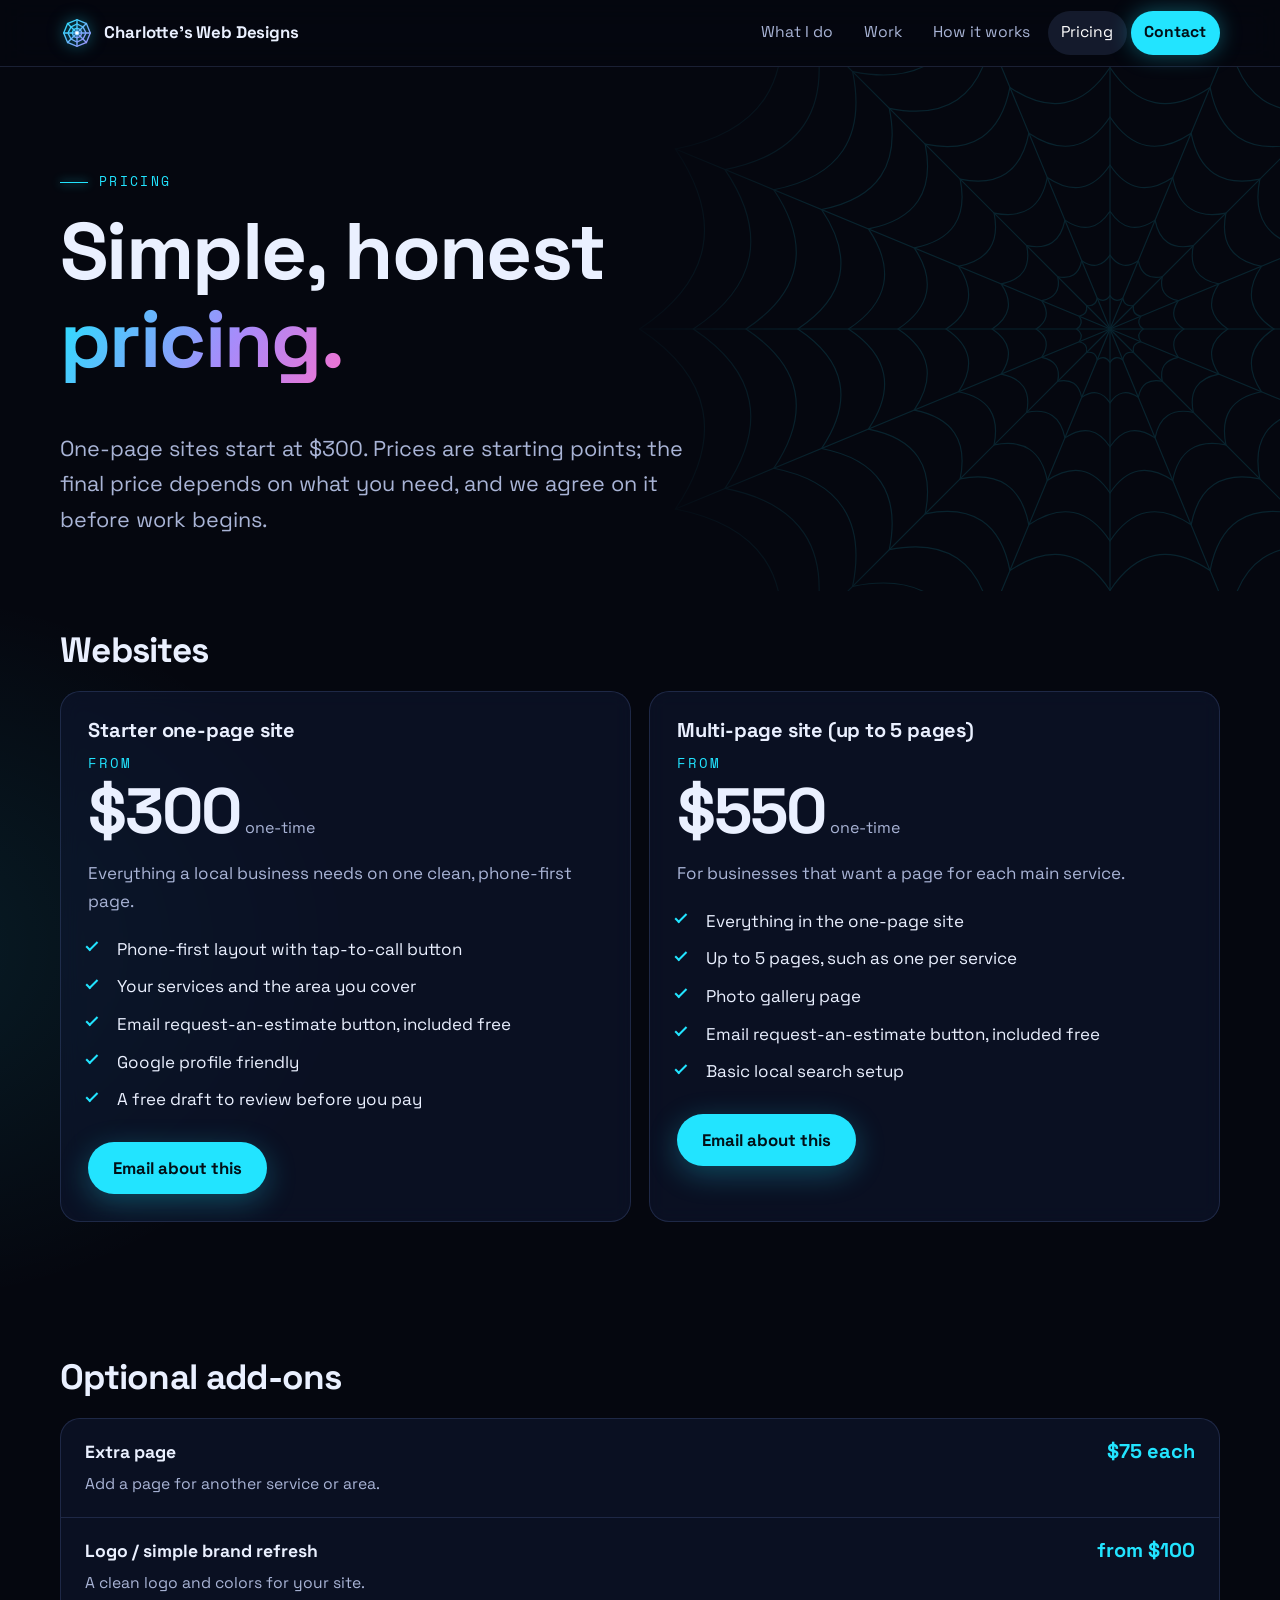
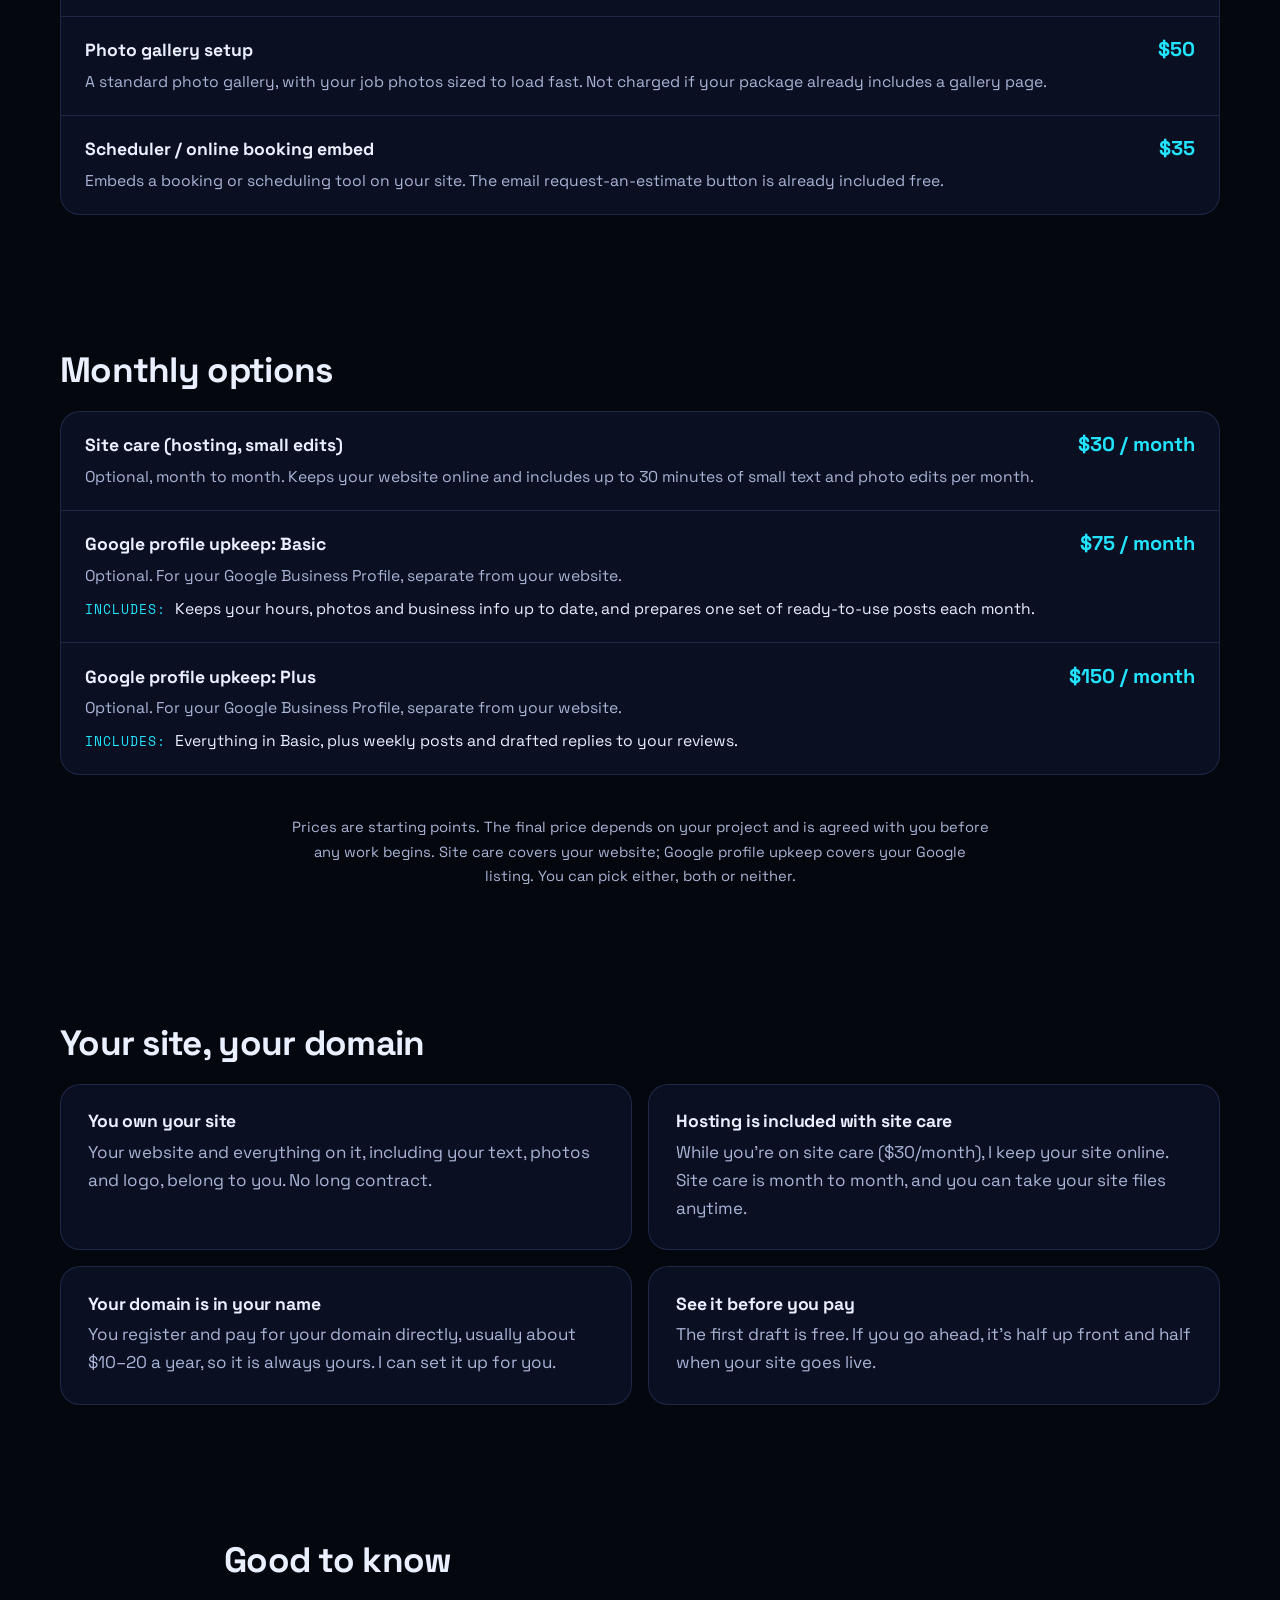
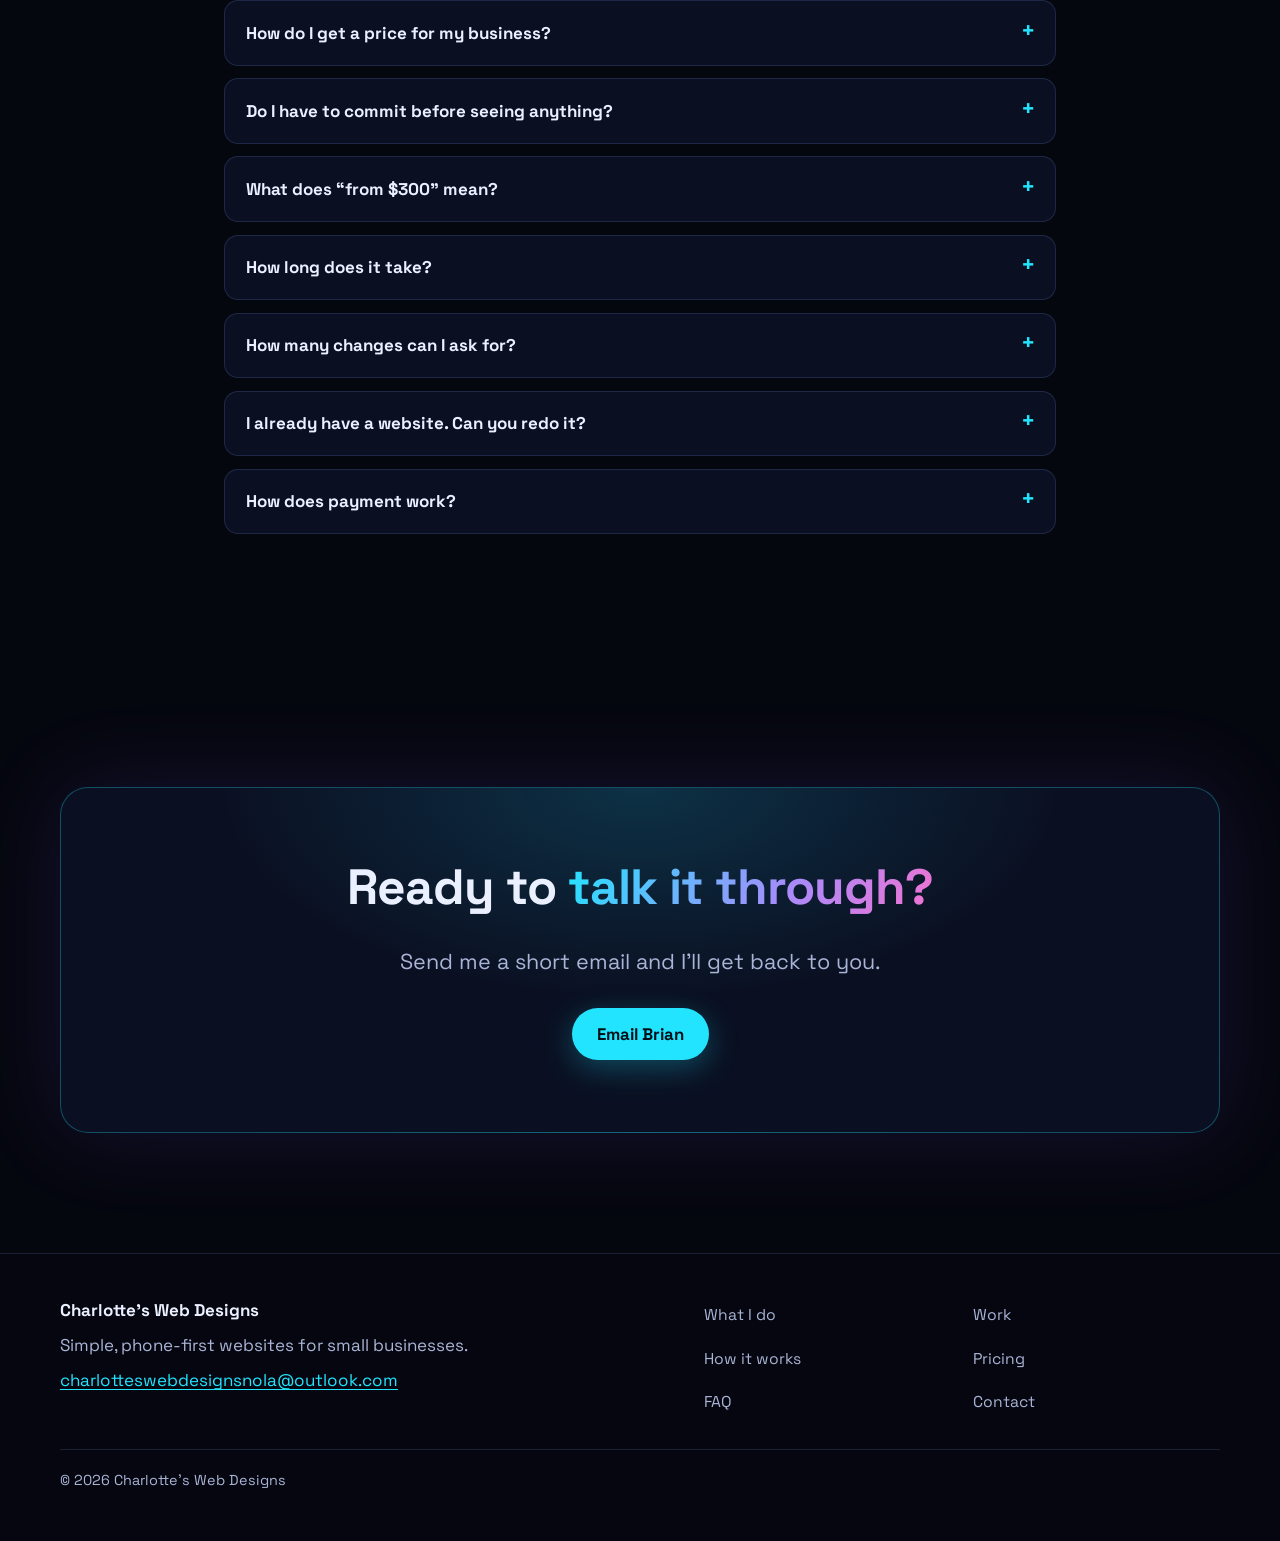
<file: pricing.html>
<!doctype html>
<html lang="en">
<head>
<meta charset="utf-8">
<meta name="viewport" content="width=device-width,initial-scale=1">
<title>Pricing | Charlotte's Web Designs</title>
<meta name="description" content="Pricing for Charlotte's Web Designs: one-page websites from $300, plus optional add-ons and monthly options.">
<meta name="theme-color" content="#05070f">
<meta name="color-scheme" content="dark">
<link rel="icon" href="favicon.ico" sizes="48x48">
<link rel="icon" href="favicon.svg" type="image/svg+xml">
<link rel="apple-touch-icon" href="icon-180.png">
<meta property="og:type" content="website">
<meta property="og:site_name" content="Charlotte&#39;s Web Designs">
<meta property="og:title" content="Pricing | Charlotte's Web Designs">
<meta property="og:description" content="Pricing for Charlotte's Web Designs: one-page websites from $300, plus optional add-ons and monthly options.">
<link rel="canonical" href="https://charlotteswebdesignsnola.com/pricing.html">
<meta property="og:url" content="https://charlotteswebdesignsnola.com/pricing.html">
<meta property="og:image" content="https://charlotteswebdesignsnola.com/og.png">
<meta property="og:image:width" content="1200"><meta property="og:image:height" content="630">
<meta name="twitter:card" content="summary_large_image">
<meta name="twitter:url" content="https://charlotteswebdesignsnola.com/pricing.html">
<meta name="twitter:image" content="https://charlotteswebdesignsnola.com/og.png">
<style>@font-face{font-family:"Space Grotesk";src:url([data-uri]) format("woff2");font-weight:300 700;font-display:swap}
@font-face{font-family:"Space Mono";src:url([data-uri]) format("woff2");font-weight:400;font-display:swap}
:root{
  --bg:#05070f;--bg2:#0a1024;--ink:#eaf0ff;--muted:#a9b4d6;--line:rgba(140,170,255,.16);
  --cyan:#22e4ff;--violet:#a78bfa;--pink:#f472d0;--glass:rgba(16,24,52,.55);
  --grad:linear-gradient(120deg,var(--cyan),var(--violet) 60%,var(--pink));
  --font:"Space Grotesk",system-ui,-apple-system,"Segoe UI",Roboto,Helvetica,Arial,sans-serif;
  --mono:"Space Mono",ui-monospace,SFMono-Regular,Menlo,Consolas,monospace;
  --r:20px;--wrap:1160px;
}
*,*::before,*::after{box-sizing:border-box}
html{scroll-behavior:smooth;-webkit-text-size-adjust:100%;scroll-padding-top:78px}
body{margin:0;background:var(--bg);color:var(--ink);font:400 1.0625rem/1.65 var(--font);overflow-x:hidden;
  background-image:radial-gradient(900px 600px at 85% -10%,rgba(139,92,246,.18),transparent 60%),radial-gradient(800px 600px at -10% 20%,rgba(34,228,255,.10),transparent 60%)}
img,svg,canvas{max-width:100%;display:block}
a{color:var(--cyan);text-underline-offset:3px}
a:hover{color:#fff}
:focus-visible{outline:3px solid var(--cyan);outline-offset:3px;border-radius:6px}
.wrap{width:min(100% - 2.5rem,var(--wrap));margin-inline:auto}
.skip{position:absolute;left:-999px;top:8px;background:var(--cyan);color:#021018;padding:.6rem 1rem;border-radius:8px;z-index:100;font-weight:700}
.skip:focus{left:8px}
h1,h2,h3{font-weight:700;line-height:1.1;letter-spacing:-.02em;margin:0 0 .6em}
h1{font-size:clamp(2.35rem,8.4vw,5rem)}
h2{font-size:clamp(1.9rem,5.4vw,3.1rem)}
h3{font-size:1.25rem;letter-spacing:-.01em}
p{margin:0 0 1em}
.grad{background:var(--grad);-webkit-background-clip:text;background-clip:text;color:transparent}
.eyebrow{font:400 .8rem/1 var(--mono);letter-spacing:.18em;text-transform:uppercase;color:var(--cyan);display:inline-flex;align-items:center;gap:.7rem;margin-bottom:1.1rem}
.eyebrow::before{content:"";width:28px;height:1px;background:var(--cyan);box-shadow:0 0 10px var(--cyan)}
.lead{font-size:clamp(1.1rem,3.2vw,1.35rem);color:var(--muted);max-width:40rem}
section{padding:clamp(4rem,10vw,7.5rem) 0;position:relative}

/* header */
.site-header{position:sticky;top:0;z-index:50;backdrop-filter:blur(14px) saturate(1.4);-webkit-backdrop-filter:blur(14px) saturate(1.4);background:rgba(5,7,15,.72);border-bottom:1px solid var(--line)}
.bar{display:flex;align-items:center;justify-content:space-between;gap:1rem;min-height:66px;flex-wrap:wrap}
.brand{display:flex;align-items:center;gap:.65rem;color:var(--ink);text-decoration:none;font-weight:700;letter-spacing:-.01em;font-size:1.05rem}
.brand svg{width:34px;height:34px;filter:drop-shadow(0 0 8px rgba(34,228,255,.55))}
.brand:hover{color:#fff}
nav ul{list-style:none;margin:0;padding:0;display:flex;gap:.25rem;align-items:center;flex-wrap:wrap}
nav a{display:block;color:var(--muted);text-decoration:none;padding:.55rem .85rem;border-radius:999px;font-size:.98rem;transition:color .2s,background .2s}
nav a:hover,nav a[aria-current="page"]{color:#fff;background:rgba(140,170,255,.12)}
nav a.cta{color:#021018;background:var(--cyan);font-weight:700;box-shadow:0 0 22px rgba(34,228,255,.35)}
nav a.cta:hover{background:#fff}
.menu-btn{display:none;background:rgba(140,170,255,.1);color:var(--ink);border:1px solid var(--line);border-radius:12px;width:46px;height:46px;cursor:pointer;align-items:center;justify-content:center}
.menu-btn span,.menu-btn span::before,.menu-btn span::after{display:block;width:20px;height:2px;background:currentColor;border-radius:2px;position:relative;transition:transform .25s,opacity .25s}
.menu-btn span::before,.menu-btn span::after{content:"";position:absolute;left:0}
.menu-btn span::before{top:-6px}.menu-btn span::after{top:6px}
.menu-btn[aria-expanded="true"] span{background:transparent}
.menu-btn[aria-expanded="true"] span::before{transform:translateY(6px) rotate(45deg)}
.menu-btn[aria-expanded="true"] span::after{transform:translateY(-6px) rotate(-45deg)}
@media(max-width:820px){
  .js .menu-btn{display:inline-flex}
  .js nav{width:100%;display:none;padding-bottom:.8rem}
  .js nav.open{display:block}
  .js nav ul{flex-direction:column;align-items:stretch}
  .js nav a{padding:.9rem 1rem;font-size:1.1rem}
  .bar{padding:.4rem 0}
  .no-js-nav nav{width:100%}
}

/* buttons */
.btn{display:inline-flex;align-items:center;justify-content:center;gap:.6rem;min-height:52px;padding:.85rem 1.5rem;border-radius:999px;font:700 1.05rem var(--font);text-decoration:none;border:1px solid transparent;cursor:pointer;transition:transform .2s,box-shadow .25s,background .2s,color .2s}
.btn-primary{background:var(--cyan);color:#021018;box-shadow:0 0 0 0 rgba(34,228,255,.5),0 8px 30px rgba(34,228,255,.28)}
.btn-primary:hover{transform:translateY(-2px);box-shadow:0 0 0 6px rgba(34,228,255,.14),0 12px 40px rgba(34,228,255,.45);color:#021018;background:#7df0ff}
.btn-ghost{background:rgba(140,170,255,.07);color:var(--ink);border-color:var(--line)}
.btn-ghost:hover{border-color:var(--cyan);color:#fff;transform:translateY(-2px)}
.btn-row{display:flex;flex-wrap:wrap;gap:.9rem;margin-top:1.8rem}

/* hero */
.hero{min-height:calc(100svh - 66px);display:flex;align-items:center;padding:clamp(3rem,8vw,5rem) 0;overflow:hidden;isolation:isolate}
.hero canvas{position:absolute;inset:0;width:100%;height:100%;z-index:-1}
.hero-web{position:absolute;right:-18%;top:50%;width:min(130vw,980px);aspect-ratio:1;transform:translateY(-50%);opacity:.2;z-index:-2;pointer-events:none;animation:spin 140s linear infinite;
  -webkit-mask-image:radial-gradient(circle,#000 45%,transparent 72%);mask-image:radial-gradient(circle,#000 45%,transparent 72%)}
@keyframes spin{to{transform:translateY(-50%) rotate(360deg)}}
.hero::after{content:"";position:absolute;inset:auto 0 0 0;height:140px;background:linear-gradient(transparent,var(--bg));z-index:-1;pointer-events:none}
.hero h1{max-width:14ch}
.hero .lead{margin-top:1.2rem}
.chips{display:flex;flex-wrap:wrap;gap:.6rem;margin:2rem 0 0;padding:0;list-style:none}
.chips li{font:400 .82rem/1 var(--mono);padding:.55rem .85rem;border:1px solid var(--line);border-radius:999px;color:var(--muted);background:rgba(10,16,36,.6)}
.chips li::before{content:"";display:inline-block;width:6px;height:6px;border-radius:50%;background:var(--cyan);box-shadow:0 0 8px var(--cyan);margin-right:.55rem;vertical-align:middle}

/* glass cards */
.grid{display:grid;gap:1.1rem}
.cards{grid-template-columns:repeat(auto-fit,minmax(min(100%,17rem),1fr))}
.cards3{grid-template-columns:repeat(auto-fit,minmax(min(100%,19rem),1fr))}
.card{position:relative;background:var(--glass);border:1px solid var(--line);border-radius:var(--r);padding:1.7rem;backdrop-filter:blur(10px);-webkit-backdrop-filter:blur(10px);overflow:hidden;transition:border-color .3s,transform .3s;
  --mx:50%;--my:0%}
.card::before{content:"";position:absolute;inset:0;background:radial-gradient(380px circle at var(--mx) var(--my),rgba(34,228,255,.16),transparent 45%);opacity:0;transition:opacity .3s;pointer-events:none}
.card:hover{border-color:rgba(34,228,255,.5)}
.card:hover::before{opacity:1}
.card p{color:var(--muted);margin:0}
.icon{width:48px;height:48px;border-radius:14px;display:grid;place-items:center;margin-bottom:1.1rem;background:linear-gradient(135deg,rgba(34,228,255,.18),rgba(167,139,250,.18));border:1px solid rgba(34,228,255,.3);color:var(--cyan)}
.icon svg{width:24px;height:24px}
.sec-head{max-width:46rem;margin-bottom:clamp(2rem,5vw,3.5rem)}
.sec-head p{color:var(--muted)}

/* phones */
.phones{display:flex;gap:2rem;justify-content:center;flex-wrap:wrap}
.phone-fig{margin:0;width:min(100%,270px)}
.phone{position:relative;width:100%;aspect-ratio:9/18.5;border-radius:38px;padding:9px;background:linear-gradient(160deg,#1b2650,#0a0f26);border:1px solid rgba(140,170,255,.35);box-shadow:0 30px 70px rgba(0,0,0,.6),0 0 60px rgba(139,92,246,.18);transition:transform .4s}
.phone:hover{transform:translateY(-8px) rotate(-1deg)}
.phone::before{content:"";position:absolute;top:15px;left:50%;width:70px;height:18px;border-radius:12px;background:#02040a;transform:translateX(-50%);z-index:3}
.screen{height:100%;border-radius:30px;overflow:hidden;position:relative;background:#fff;color:#1b1f24;font-size:11.5px;line-height:1.4;display:flex;flex-direction:column}
.screen *{margin:0}
.s-rib{background:#c62828;color:#fff;font:700 8.5px/1 var(--font);letter-spacing:.08em;text-align:center;padding:25px 6px 7px}
.s-hero{padding:16px 14px 18px;color:#fff;background:var(--c1)}
.s-hero b{display:block;font-size:19px;line-height:1.1;margin-bottom:5px;letter-spacing:-.01em}
.s-hero small{display:block;font-size:10.5px;opacity:.92;margin-bottom:11px}
.s-btn{display:inline-block;background:#ffb300;color:#111;font-weight:700;font-size:11.5px;padding:8px 13px;border-radius:8px}
.s-body{padding:12px 14px;display:grid;gap:7px;flex:1;align-content:start;background:#fff}
.s-body h4{font-size:11px;letter-spacing:.06em;text-transform:uppercase;color:#555;margin:2px 0 0}
.s-grid{display:grid;grid-template-columns:1fr 1fr;gap:6px}
.s-grid span{border:1px solid #dcdcdc;border-radius:8px;padding:7px 8px;font-size:10.5px;font-weight:600}
.s-line{height:7px;border-radius:4px;background:#e6e6e6}
.s-ck{display:flex;gap:7px;align-items:center}.s-ck i{flex:none;width:12px;height:12px;border-radius:50%;background:var(--c1)}.s-ck .s-line{flex:1}
.s-call{margin-top:auto;background:#ffb300;color:#111;text-align:center;font-weight:700;padding:11px;font-size:12px}
.phone-fig figcaption{text-align:center;margin-top:1.1rem;font-size:.95rem;color:var(--muted)}
.phone-fig figcaption b{display:block;color:var(--ink);font-size:1.05rem}
.note{font-size:.92rem;color:var(--muted);text-align:center;max-width:44rem;margin:2.5rem auto 0}

/* steps */
.steps{counter-reset:s;grid-template-columns:repeat(auto-fit,minmax(min(100%,17rem),1fr));position:relative}
.step{counter-increment:s}
.step .num{font:700 3.2rem/1 var(--mono);background:var(--grad);-webkit-background-clip:text;background-clip:text;color:transparent;margin-bottom:.6rem;display:block}
.step .num::before{content:"0" counter(s)}

/* pricing teaser + pricing page */
.price-big{font-size:clamp(2.6rem,9vw,4rem);font-weight:700;letter-spacing:-.03em;line-height:1}
.price-big small{font-size:1rem;font-weight:400;color:var(--muted);letter-spacing:0;margin-left:.3rem}
.price-from{font:400 .85rem var(--mono);color:var(--cyan);text-transform:uppercase;letter-spacing:.15em;display:block;margin-bottom:.4rem}
.ticks{list-style:none;padding:0;margin:1.2rem 0 0;display:grid;gap:.6rem}
.ticks li{position:relative;padding-left:1.8rem;color:var(--ink)}
.ticks li::before{content:"";position:absolute;left:0;top:.55em;width:12px;height:6px;border-left:2px solid var(--cyan);border-bottom:2px solid var(--cyan);transform:rotate(-45deg) translateY(-50%)}
.teaser{display:grid;gap:2rem;align-items:center;grid-template-columns:1fr}
@media(min-width:860px){.teaser{grid-template-columns:1.1fr 1fr}}
.page-hero{padding:clamp(3.5rem,9vw,6rem) 0 clamp(1rem,3vw,2rem);position:relative;overflow:hidden}
.page-hero .hero-web{right:-25%;opacity:.14}
.table-wrap{border:1px solid var(--line);border-radius:var(--r);overflow:hidden;background:var(--glass)}
.rows{list-style:none;margin:0;padding:0}
.rows li{display:grid;grid-template-columns:1fr auto;gap:.3rem 1.2rem;padding:1.2rem 1.5rem;border-top:1px solid var(--line);align-items:baseline}
.rows li:first-child{border-top:0}
.rows b{font-size:1.1rem}
.rows .d{grid-column:1;color:var(--muted);font-size:.98rem}
.rows .p{grid-column:2;grid-row:1;font:700 1.25rem var(--font);color:var(--cyan);white-space:nowrap;text-align:right}
.faq details{border:1px solid var(--line);border-radius:14px;background:var(--glass);padding:0 1.3rem;margin-bottom:.8rem}
.faq summary{cursor:pointer;padding:1.1rem 0;font-weight:700;list-style:none;display:flex;justify-content:space-between;gap:1rem}
.faq summary::-webkit-details-marker{display:none}
.faq summary::after{content:"+";color:var(--cyan);font:700 1.4rem/1 var(--mono);transition:transform .25s}
.faq details[open] summary::after{transform:rotate(45deg)}
.faq details p{color:var(--muted)}

/* about + contact */
.about{display:grid;gap:2.5rem;grid-template-columns:1fr;align-items:center}
@media(min-width:860px){.about{grid-template-columns:.8fr 1.2fr}}
.avatar{aspect-ratio:1;max-width:340px;border-radius:50%;border:1px solid rgba(34,228,255,.35);display:grid;place-items:center;position:relative;margin-inline:auto;width:100%;background:radial-gradient(circle,rgba(34,228,255,.14),transparent 65%);box-shadow:0 0 80px rgba(139,92,246,.25)}
.avatar img{width:78%;opacity:.9}
.avatar span{position:absolute;bottom:-2px;left:50%;transform:translateX(-50%);font:400 .75rem var(--mono);background:var(--bg2);border:1px solid var(--line);padding:.35rem .8rem;border-radius:999px;color:var(--muted);white-space:nowrap}
.cta-band{text-align:center;border:1px solid rgba(34,228,255,.3);border-radius:28px;padding:clamp(2.2rem,7vw,4.5rem) 1.4rem;background:radial-gradient(600px 300px at 50% 0%,rgba(34,228,255,.16),transparent 70%),var(--glass);box-shadow:0 0 90px rgba(139,92,246,.14)}
.cta-band .lead{margin-inline:auto}
.cta-band .btn-row{justify-content:center}.cta-band.left .btn-row{justify-content:flex-start}
.email-big{display:block;font:700 clamp(1.05rem,4.6vw,2.2rem)/1.2 var(--font);word-break:break-all;margin:1.4rem 0 0}
.how-list{counter-reset:h;list-style:none;padding:0;margin:0;display:grid;gap:1rem}
.how-list li{counter-increment:h;position:relative;padding-left:3.2rem;color:var(--muted)}
.how-list li::before{content:counter(h);position:absolute;left:0;top:0;width:2.2rem;height:2.2rem;border-radius:50%;display:grid;place-items:center;border:1px solid var(--cyan);color:var(--cyan);font:700 .95rem var(--mono)}
.how-list b{color:var(--ink)}
.copied{min-height:1.2em;margin-bottom:0;color:var(--cyan);font-size:.95rem;margin-top:.8rem}

/* footer */
.site-footer{border-top:1px solid var(--line);padding:2.6rem 0 3rem;background:rgba(5,7,15,.8)}
.foot{display:flex;flex-wrap:wrap;gap:1.2rem 2rem;justify-content:space-between;align-items:center}
.foot p{margin:0;color:var(--muted)}
.foot b{color:var(--ink)}

/* reveal */
.js.rv .reveal{opacity:0;transform:translateY(26px);transition:opacity .8s cubic-bezier(.2,.7,.2,1),transform .8s cubic-bezier(.2,.7,.2,1);transition-delay:var(--d,0s)}
.js.rv .reveal.in{opacity:1;transform:none}
.live-dot{display:inline-block;width:8px;height:8px;border-radius:50%;background:var(--cyan);box-shadow:0 0 0 0 rgba(34,228,255,.7);animation:pulse 2.4s infinite;margin-right:.5rem}
@keyframes pulse{70%{box-shadow:0 0 0 10px rgba(34,228,255,0)}100%{box-shadow:0 0 0 0 rgba(34,228,255,0)}}
@media(prefers-reduced-motion:reduce){
  html{scroll-behavior:auto}
  *,*::before,*::after{animation:none!important;transition:none!important}
  .js.rv .reveal{opacity:1;transform:none}
}
@media(max-width:520px){
  .rows li{grid-template-columns:1fr;padding:1.1rem}
  .rows .p{grid-column:1;grid-row:auto;text-align:left}
  .btn{width:100%}
}

.rows .scope{color:var(--ink);margin-top:.15rem}.rows .scope::before{content:"Includes: ";color:var(--cyan);font-family:var(--mono);font-size:.8rem;text-transform:uppercase;letter-spacing:.08em}

/* ===== v3 additions ===== */
.badge-ex{display:inline-block;margin:0 0 1rem;padding:.4rem .8rem;border:1px solid rgba(244,114,208,.55);border-radius:999px;font:400 .78rem/1.2 var(--mono);letter-spacing:.06em;text-transform:uppercase;color:#ffc4ec;background:rgba(244,114,208,.1)}
.sec-head .badge-ex{display:block;width:max-content;max-width:100%;color:#ffc4ec}

/* pulse on tap-to-call buttons */
@keyframes ring{0%{box-shadow:0 0 0 0 var(--ring,rgba(255,179,0,.65))}70%{box-shadow:0 0 0 12px rgba(255,179,0,0)}100%{box-shadow:0 0 0 0 rgba(255,179,0,0)}}
.pulse{animation:ring 2.2s ease-out infinite}

/* shared mockup parts */
.screen.mk{font-size:11px;line-height:1.35;background:#fff}
.mk svg{flex:none}
.mk-bar{display:flex;align-items:center;justify-content:space-between;padding:7px 11px;font-weight:700;font-size:10.5px}
.mk-logo{display:flex;align-items:center;gap:5px}.mk-logo svg{width:15px;height:15px}
.mk-burger{width:16px;height:12px;position:relative;display:block}
.mk-burger::before,.mk-burger::after,.mk-burger i{content:"";position:absolute;left:0;right:0;height:2px;border-radius:2px;background:currentColor}
.mk-burger::before{top:0}.mk-burger i{top:5px}.mk-burger::after{bottom:0}
.mk-hero{position:relative}
.mk-call{display:flex;align-items:center;justify-content:center;gap:7px;font-weight:700;border-radius:12px}
.mk-call svg{width:17px;height:17px}
.mk-sec{padding:9px 11px 0}
.mk-sec h4{font-size:9.5px;letter-spacing:.08em;text-transform:uppercase;color:#4b5563;margin:0 0 6px}
.mk svg.mk-stars,.cmp-good svg.mk-stars{width:56px;height:10px;display:block;margin-bottom:4px}
.mk-rev p{font-size:10.5px;color:#374151;font-style:italic}
.mk-rev small{display:block;margin-top:3px;font-size:9px;color:#4b5563}
.s-rib{background:#b71c1c}

/* A: plumber, bright blue, centred, rounded */
.mk-a{color:#10243d;background:#fff}
.mk-a .mk-bar{background:#fff;color:#0b4ea2;border-bottom:1px solid #e3ecf7}
.mk-a .mk-hero{background:linear-gradient(170deg,#0b5ed7,#0a3d91);color:#fff;text-align:center;padding:16px 14px 30px}
.mk-a .mk-hero small{display:inline-block;font-size:9px;letter-spacing:.1em;text-transform:uppercase;background:rgba(255,255,255,.18);border-radius:99px;padding:3px 9px;margin-bottom:8px}
.mk-a .mk-hero b{display:block;font-size:19px;line-height:1.12;letter-spacing:-.01em}
.mk-a .mk-hero p{margin:7px 0 12px;font-size:10.5px;opacity:.95}
.mk-a .mk-call{background:#ffb300;color:#111;padding:12px;font-size:14px;--ring:rgba(255,179,0,.7);box-shadow:0 4px 0 #c78a00}
.mk-a .mk-hero em{display:block;font-style:normal;font-size:9.5px;margin-top:8px;opacity:.95}
.mk-wave{position:absolute;left:0;bottom:-1px;width:100%;height:20px}
.mk-tiles{display:grid;grid-template-columns:1fr 1fr;gap:6px}
.mk-tiles span{display:flex;align-items:center;gap:6px;padding:8px;border-radius:10px;background:#eef5ff;color:#0b4ea2;font-size:10px}
.mk-tiles svg{width:16px;height:16px}.mk-tiles b{color:#10243d;font-size:10px}
.mk-a .mk-rev{background:#f5f9ff;border:1px solid #d9e6f7;border-radius:12px;padding:9px}

/* B: roofer, charcoal + orange, left aligned, angled */
.mk-b{background:#f1f2f4;color:#1c2024}
.mk-b .mk-bar{background:#1c2024;color:#fff;letter-spacing:.04em}
.mk-b .mk-logo svg{color:#ff7a1a}
.mk-b .mk-hero{background:#2b3138;color:#fff;padding:14px 12px 16px;overflow:hidden}
.mk-b .mk-hero::after{content:"";position:absolute;right:-30px;top:-10px;width:90px;height:140%;background:#ff7a1a;opacity:.22;transform:skewX(-18deg)}
.mk-b .mk-hero>*{position:relative;z-index:1}
.mk-b .mk-hero b{display:block;font-size:19px;line-height:1.1;letter-spacing:-.01em}
.mk-b .mk-hero p{margin:6px 0 11px;font-size:10.5px;color:#e5e7eb}
.mk-b .mk-call{justify-content:flex-start;background:#ff7a1a;color:#111;padding:10px 13px;border-radius:6px;font-size:15px;--ring:rgba(255,122,26,.75)}
.mk-b .mk-call small{display:block;font-size:9px;font-weight:600}
.mk-b .mk-call svg{width:22px;height:22px}
.mk-pills{display:flex;flex-wrap:wrap;gap:4px;margin-top:9px}
.mk-pills span{font-size:8.5px;border:1px solid #6b7280;border-radius:99px;padding:2px 7px;color:#e5e7eb}
.mk-b .mk-sec h4{color:#4b5563}
.mk-list{list-style:none;padding:0;display:grid;gap:4px}
.mk-list li{display:flex;align-items:center;gap:8px;background:#fff;border-radius:6px;padding:7px 8px;font-size:10.5px;border-left:3px solid #ff7a1a}
.mk-list li svg{width:15px;height:15px;color:#c2530a}
.mk-list li b{flex:1}.mk-list .mk-chev{width:12px;height:12px;color:#6b7280}
.mk-b .mk-rev{background:#fff;border-radius:6px;padding:8px 9px;border-left:3px solid #2b3138}

/* C: remodeler, cream + forest green + terracotta, split hero */
.mk-c{background:#fbf6ee;color:#2a2a24}
.mk-c .mk-bar{color:#1f4d3a;background:#fbf6ee;border-bottom:1px solid #eadfcd}
.mk-c .mk-hero{padding:12px 11px 14px}
.mk-split{display:grid;grid-template-columns:1.1fr .9fr;gap:8px;align-items:center;margin-bottom:11px}
.mk-c .mk-hero b{display:block;font-size:19px;line-height:1.08;color:#1f4d3a;letter-spacing:-.01em}
.mk-c .mk-hero p{margin-top:5px;font-size:10px;color:#4a4639}
.mk-room{width:100%;height:auto}
.mk-c .mk-call{background:#1f4d3a;color:#fff;padding:12px;border-radius:99px;font-size:14px;--ring:rgba(31,77,58,.6)}
.mk-c .mk-hero em{display:block;text-align:center;font-style:normal;font-size:9.5px;margin-top:7px;color:#8a3d1b;text-decoration:underline}
.mk-chips{display:flex;flex-wrap:wrap;gap:5px}
.mk-chips span{display:inline-flex;align-items:center;gap:5px;padding:6px 9px;border-radius:99px;background:#fff;border:1px solid #e3d6bf;color:#1f4d3a;font-weight:600;font-size:10px}
.mk-chips svg{width:13px;height:13px}
.mk-c .mk-rev{position:relative;background:#fff;border:1px solid #e3d6bf;border-radius:12px;padding:9px 10px 9px 28px}
.mk-q{position:absolute;left:8px;top:-2px;font:700 30px/1 Georgia,serif;color:#c9673e}

/* before / after */
.cmp{display:grid;grid-template-columns:1fr;gap:1.6rem;align-items:start;justify-items:center}
.cmp-col{margin:0;width:min(100%,290px);position:relative}
.cmp-col .phone{width:100%;aspect-ratio:9/17.5}
.cmp-col .phone:hover{transform:none}
.cmp-tag{position:absolute;z-index:5;top:-12px;left:50%;transform:translateX(-50%);font:700 .8rem/1 var(--mono);letter-spacing:.14em;text-transform:uppercase;padding:.45rem .9rem;border-radius:99px}
.cmp-tag.bad{background:#ff6b6b;color:#2a0505}.cmp-tag.good{background:var(--cyan);color:#021018}
.cmp-col figcaption{margin-top:1.1rem;color:var(--muted);font-size:.95rem}
.cmp-col figcaption>b{display:block;text-align:center;color:var(--ink);font-size:1.05rem;margin-bottom:.6rem}
.cmp-list{list-style:none;margin:0;padding:0;display:grid;gap:.4rem}
.cmp-list li{position:relative;padding-left:1.7rem}
.cmp-list li::before{position:absolute;left:0;top:0;width:1.2rem;height:1.2rem;border-radius:50%;display:grid;place-items:center;font:700 .75rem/1.2rem var(--mono);text-align:center}
.cmp-list.bad li::before{content:"\00d7";background:rgba(255,107,107,.18);color:#ff9a9a}
.cmp-list.good li::before{content:"\2713";background:rgba(34,228,255,.18);color:var(--cyan)}
.cmp-arrow{display:none;width:44px;height:44px;border-radius:50%;border:1px solid var(--line);color:var(--cyan);place-items:center;margin-top:12rem;background:var(--glass)}
.cmp-arrow svg{width:22px;height:22px}
@media(min-width:760px){.cmp{grid-template-columns:1fr auto 1fr;justify-items:center;gap:1.5rem;max-width:44rem;margin-inline:auto}.cmp-arrow{display:grid}}
.cmp .screen{background:#fff;color:#222;font-size:7px;line-height:1.3;position:relative}
.cb-load{position:relative;height:13px;background:#e5e5e5;flex:none;overflow:hidden}
.cb-load i{position:absolute;left:0;top:0;bottom:0;width:12%;background:#7a7a7a;animation:crawl 6s steps(14) infinite}
.cb-load span{position:absolute;right:4px;top:2px;font-size:7px;color:#333}
@keyframes crawl{0%{width:6%}85%{width:46%}100%{width:46%}}
.cb-top{background:#d00;color:#ffee00;font:700 7px/1 var(--font);padding:5px 4px;white-space:nowrap;overflow:hidden;flex:none}
.cb-nav{display:flex;flex-wrap:wrap;gap:2px;background:#444;padding:3px;flex:none}
.cb-nav i{font-style:normal;font-size:6px;color:#fff;background:#666;padding:2px 3px}
.cb-banner{display:flex;gap:3px;padding:4px;background:#ffe88a;flex:none}
.cb-banner span{flex:1;text-align:center;font:700 6.5px/1.2 var(--font);color:#600;border:1px dashed #a00;padding:5px 2px;background:#fff7c2}
.cb-cols{display:flex;gap:4px;padding:5px;flex:1;min-height:0;overflow:hidden}
.cb-txt{flex:1;display:grid;gap:4px;align-content:start}
.cb-txt u{display:block;height:3.5px;background:#777;border-radius:1px}
.cb-side{width:34%;display:grid;gap:4px;align-content:start}
.cb-side s{display:block;height:38px;background:linear-gradient(135deg,#9bd,#c9e);border:1px solid #888}
.cb-foot{background:#ddd;padding:5px;font-size:6px;color:#555;flex:none}
.cb-foot em{font-style:normal;color:#555;font-size:5.5px}
.cb-pop{position:absolute;left:12px;right:12px;top:30%;background:#fff;border:2px solid #333;box-shadow:0 8px 24px rgba(0,0,0,.55);padding:12px 9px 9px;display:grid;gap:5px;text-align:center}
.cb-pop b{font-size:9.5px;line-height:1.2}.cb-pop u{display:block;height:3px;background:#aaa;margin-inline:auto;width:90%}
.cb-x{position:absolute;right:2px;top:1px;font:700 7px/1 var(--font);color:#777}
.cb-fake{background:#2a7;color:#fff;font:700 8px/1 var(--font);padding:5px;border-radius:2px}
.cb-cookie{position:absolute;left:0;right:0;bottom:0;background:#222;color:#fff;font-size:7px;padding:6px 7px;display:flex;justify-content:space-between;align-items:center}
.cb-cookie span{background:#888;color:#111;padding:2px 6px}
.cmp-good{background:#fff;display:flex;flex-direction:column}
.cmp-good svg{flex:none}
.cg-bar{padding:10px 12px 8px;display:flex;font:700 11px var(--font);color:#0f2b46;border-bottom:1px solid #e5edf5;padding-top:24px}
.cg-bar span{display:flex;align-items:center;gap:5px}.cg-bar svg{width:15px;height:15px;color:#066a82}
.cg-hero{padding:18px 14px 20px;background:linear-gradient(170deg,#e9f9fd,#fff);text-align:center}
.cg-hero b{display:block;font-size:20px;line-height:1.1;color:#0f2b46;letter-spacing:-.01em}
.cg-hero p{margin:7px 0 14px;font-size:11px;color:#3c5063}
.cmp-good .mk-call{background:#066a82;color:#fff;padding:15px;font-size:16px;--ring:rgba(6,106,130,.6);border-radius:14px}
.cmp-good .mk-call svg{width:20px;height:20px}
.cg-svc{display:grid;grid-template-columns:repeat(3,1fr);gap:6px;padding:4px 11px 10px}
.cg-svc span{display:grid;justify-items:center;gap:4px;padding:9px 3px;border-radius:10px;background:#f1f6fa;font-size:9.5px;font-weight:600;color:#0f2b46}
.cg-svc svg{width:18px;height:18px;color:#066a82}
.cg-rev{margin:0 11px;padding:9px;border:1px solid #dbe6ee;border-radius:12px}
.cg-rev p{font-size:10.5px;color:#374151;font-style:italic}
.cg-area{padding:10px 11px 0}.cg-area h4{font-size:9.5px;letter-spacing:.08em;text-transform:uppercase;color:#4b5563;margin:0 0 6px}.cg-area div{display:flex;gap:5px;flex-wrap:wrap}.cg-area span{padding:5px 9px;border-radius:99px;background:#f1f6fa;color:#0f2b46;font-size:10px;font-weight:600}
.cg-fast{margin:10px 11px 0;display:flex;align-items:center;gap:6px;font-size:10px;color:#2d6b3f;font-weight:700}
.cg-bar2{margin-top:auto;background:#066a82;color:#fff;text-align:center;font-weight:700;font-size:13px;padding:13px;display:flex;justify-content:center;gap:7px;align-items:center}.cg-bar2 svg{width:17px;height:17px}
.cg-fast i{width:7px;height:7px;border-radius:50%;background:#2fa65a}

/* how it works: icon steps */
.step-top{display:flex;align-items:center;justify-content:space-between;margin-bottom:1rem}
.step-top .icon{margin:0;width:56px;height:56px;border-radius:16px}
.step-top .icon svg{width:28px;height:28px}
.step .num{margin:0;font-size:2.6rem;opacity:.9}
.step{overflow:visible}.step::before{border-radius:inherit}
@media(min-width:860px){
  .steps{gap:2rem}
  .step:not(:last-child)::after{content:"";position:absolute;right:-1.55rem;top:3.1rem;width:1.1rem;height:1.1rem;border-top:2px solid var(--cyan);border-right:2px solid var(--cyan);transform:rotate(45deg);opacity:.8}
}

/* sticky call/email bar: phones only */
.sticky-cta{display:none}
@media(max-width:640px){
  .sticky-cta{display:flex;gap:.6rem;position:fixed;left:0;right:0;bottom:0;z-index:60;padding:.65rem .9rem calc(.65rem + env(safe-area-inset-bottom));background:rgba(5,7,15,.9);backdrop-filter:blur(12px);-webkit-backdrop-filter:blur(12px);border-top:1px solid var(--line)}
  .sticky-cta .btn{flex:1;min-height:54px;font-size:1.05rem;--ring:rgba(34,228,255,.6)}
  .sticky-cta .btn svg{width:22px;height:22px}
  .site-footer{padding-bottom:6rem}
  /* hidden until the hero CTA has scrolled out of view (main.js toggles .show); without JS the bar stays visible */
  .js .sticky-cta{transform:translateY(110%);opacity:0;visibility:hidden;transition:transform .3s ease,opacity .3s ease,visibility 0s linear .3s}
  .js .sticky-cta.show{transform:none;opacity:1;visibility:visible;transition:transform .3s ease,opacity .3s ease,visibility 0s}
}
@media(max-width:640px) and (prefers-reduced-motion:reduce){
  .js .sticky-cta,.js .sticky-cta.show{transition:none;transform:none}
}
.sticky-cta .pulse{animation-name:ringc}
@keyframes ringc{0%{box-shadow:0 0 0 0 rgba(34,228,255,.6)}70%{box-shadow:0 0 0 12px rgba(34,228,255,0)}100%{box-shadow:0 0 0 0 rgba(34,228,255,0)}}
@media(max-width:640px){.phones{gap:2.4rem}}
.cmp-bad{padding-bottom:22px}

/* nav fits one row with the added "Our work" link */
@media(min-width:821px) and (max-width:980px){nav a{padding:.55rem .6rem;font-size:.95rem}nav ul{gap:.1rem}}
@media(min-width:821px) and (max-width:900px){nav a{padding:.5rem .45rem;font-size:.9rem}.brand{font-size:.98rem}.brand svg{width:30px;height:30px}}
</style>
<style>
/* ===== site-review fixes (Nov 2026) ===== */
.foot2{display:grid;grid-template-columns:1fr;gap:1.6rem;align-items:start;justify-content:stretch}
@media(min-width:760px){.foot2{grid-template-columns:1.2fr 1fr}}
.foot-brand p{margin:0 0 .45rem}
.foot-nav ul{list-style:none;margin:0;padding:0;display:grid;grid-template-columns:repeat(2,minmax(0,1fr));gap:.2rem 1.4rem}
.foot-nav a{display:inline-block;padding:.45rem 0;color:var(--muted);text-decoration:none}
.foot-nav a:hover,.foot-nav a:focus-visible{color:var(--ink);text-decoration:underline}
.foot2 .copy{grid-column:1/-1;border-top:1px solid var(--line);padding-top:1.2rem;font-size:.9rem}
.s-gap{height:26px;background:#0b0f1a}
.ow-grid{grid-template-columns:1fr!important;max-width:860px}
.ow-also{display:flex;gap:1.1rem;align-items:center;padding:1.1rem 1.3rem}
.ow-also img{width:56px;height:auto;border-radius:10px;border:1px solid var(--line);flex:none}
.ow-also h3{font-size:1.05rem;margin:.15rem 0 .25rem}
.ow-also p{margin:0;color:var(--muted);font-size:.95rem}
.ow-also .ow-kind{font:400 .72rem/1.2 var(--mono);letter-spacing:.08em;text-transform:uppercase;color:var(--cyan)}
.ow-also a{white-space:nowrap}
.own-grid{display:grid;gap:1rem;grid-template-columns:1fr}
@media(min-width:760px){.own-grid{grid-template-columns:1fr 1fr}}
.own-grid .card h3{font-size:1.1rem;margin:0 0 .4rem}
.own-grid .card p{margin:0;color:var(--muted)}
@media(max-width:820px),(pointer:coarse){.hero-web{animation:none!important}}
</style>
<script>document.documentElement.className+=" js"</script>
</head>
<body>
<a class="skip" href="#main">Skip to content</a>
<header class="site-header"><div class="wrap bar">
<a class="brand" href="index.html" aria-label="Charlotte&#39;s Web Designs, home"><svg viewBox="0 0 64 64" aria-hidden="true" fill="none" stroke="url(#lg)" stroke-width="2.6" stroke-linecap="round"><defs><linearGradient id="lg" x1="0" y1="0" x2="1" y2="1"><stop offset="0" stop-color="#22e4ff"/><stop offset="1" stop-color="#a78bfa"/></linearGradient></defs><path d="M32 32L57 32M32 32L49.7 49.7M32 32L32 57M32 32L14.3 49.7M32 32L7 32M32 32L14.3 14.3M32 32L32 7M32 32L49.7 14.3"/><path d="M41 32L38.4 38.4 32 41 25.6 38.4 23 32 25.6 25.6 32 23 38.4 25.6Z"/><path d="M49 32L43.3 43.3 32 49 20.7 43.3 15 32 20.7 20.7 32 15 43.3 20.7Z"/><path d="M57 32L49.7 49.7 32 57 14.3 49.7 7 32 14.3 14.3 32 7 49.7 14.3Z"/><circle cx="32" cy="32" r="3.4" fill="#fff" stroke="none"/></svg><span>Charlotte&#39;s Web Designs</span></a>
<button class="menu-btn" aria-expanded="false" aria-controls="nav" aria-label="Menu"><span></span></button>
<nav id="nav" aria-label="Main"><ul>
<li><a href="index.html#what">What I do</a></li>
<li><a href="index.html#work">Work</a></li>
<li><a href="index.html#how">How it works</a></li>
<li><a href="pricing.html" aria-current="page">Pricing</a></li>
<li><a href="contact.html" class="cta">Contact</a></li>
</ul></nav></div></header>
<main id="main">
<section class="page-hero" aria-labelledby="h1"><img class="hero-web" src="[data-uri]" alt="" width="1000" height="1000" decoding="async">
<div class="wrap"><span class="eyebrow">Pricing</span><h1 id="h1" style="max-width:16ch">Simple, honest <span class="grad">pricing.</span></h1>
<p class="lead">One-page sites start at $300. Prices are starting points; the final price depends on what you need, and we agree on it before work begins.</p></div></section>

<section aria-labelledby="sites-h" style="padding-top:2.5rem"><div class="wrap">
<h2 id="sites-h" style="font-size:clamp(1.6rem,4.4vw,2.2rem)">Websites</h2>
<div class="grid cards" id="plans"></div>
<noscript><div class="card"><span class="price-from">One-page sites from</span><div class="price-big">$300</div><p style="margin-top:1rem">For all other options, email <a href="mailto:charlotteswebdesignsnola@outlook.com">charlotteswebdesignsnola@outlook.com</a>.</p></div></noscript>
</div></section>

<section aria-labelledby="add-h" style="padding-top:1rem"><div class="wrap">
<h2 id="add-h" style="font-size:clamp(1.6rem,4.4vw,2.2rem)">Optional add-ons</h2>
<div class="table-wrap"><ul class="rows" id="addons"></ul></div>
</div></section>

<section aria-labelledby="mo-h" style="padding-top:1rem"><div class="wrap">
<h2 id="mo-h" style="font-size:clamp(1.6rem,4.4vw,2.2rem)">Monthly options</h2>
<div class="table-wrap"><ul class="rows" id="monthly"></ul></div>
<p class="note" id="foot-note"></p>
</div></section>


<section id="own" aria-labelledby="own-h" style="padding-top:1rem"><div class="wrap">
<h2 id="own-h" style="font-size:clamp(1.6rem,4.4vw,2.2rem)">Your site, your domain</h2>
<div class="own-grid">
<div class="card"><h3>You own your site</h3><p>Your website and everything on it, including your text, photos and logo, belong to you. No long contract.</p></div>
<div class="card"><h3>Hosting is included with site care</h3><p>While you&#39;re on site care ($30/month), I keep your site online. Site care is month to month, and you can take your site files anytime.</p></div>
<div class="card"><h3>Your domain is in your name</h3><p>You register and pay for your domain directly, usually about $10&ndash;20 a year, so it is always yours. I can set it up for you.</p></div>
<div class="card"><h3>See it before you pay</h3><p>The first draft is free. If you go ahead, it&#39;s half up front and half when your site goes live.</p></div>
</div></div></section>

<section aria-labelledby="faq-h" style="padding-top:1rem"><div class="wrap faq" style="max-width:52rem">
<h2 id="faq-h" style="font-size:clamp(1.6rem,4.4vw,2.2rem)">Good to know</h2>
<details><summary>How do I get a price for my business?</summary><p>Email me a few lines about what you do and what you&#39;d like. I&#39;ll reply with a clear price for your project.</p></details>
<details><summary>Do I have to commit before seeing anything?</summary><p>No. You can see a phone-sized sample first, and decide after.</p></details>
<details><summary>What does &ldquo;from $300&rdquo; mean?</summary><p>It&#39;s the starting price for a one-page site. Extra pages and add-ons change the total, and I&#39;ll tell you the number up front.</p></details>
<details><summary>How long does it take?</summary><p>You get a free phone-sized draft within a few days of your email. Once you OK it, most one-page sites go live within about a week.</p></details>
<details><summary>How many changes can I ask for?</summary><p>Two rounds of changes are included before your site goes live. After that, small text and photo edits are covered by site care.</p></details>
<details><summary>I already have a website. Can you redo it?</summary><p>Yes. I can rebuild it as a faster, phone-first page and keep your current domain name, so customers still find you at the same address.</p></details>
<details><summary>How does payment work?</summary><p>Seeing the draft is free. If you want to go ahead, you pay half up front, and the other half when your site goes live.</p></details>
</div></section>

<section><div class="wrap"><div class="cta-band reveal" data-end-cta><h2>Ready to <span class="grad">talk it through?</span></h2><p class="lead">Send me a short email and I&#39;ll get back to you.</p>
<div class="btn-row"><a class="btn btn-primary" href="mailto:charlotteswebdesignsnola@outlook.com?subject=Website%20sample%20request">Email Brian</a></div></div></div></section>
<script>window.PRICING = {
  plans: [
    { name: "Starter one-page site", price: "from $300", unit: "one-time",
      blurb: "Everything a local business needs on one clean, phone-first page.",
      features: ["Phone-first layout with tap-to-call button", "Your services and the area you cover", "Email request-an-estimate button, included free", "Google profile friendly", "A free draft to review before you pay"] },
    { name: "Multi-page site (up to 5 pages)", price: "from $550", unit: "one-time",
      blurb: "For businesses that want a page for each main service.",
      features: ["Everything in the one-page site", "Up to 5 pages, such as one per service", "Photo gallery page", "Email request-an-estimate button, included free", "Basic local search setup"] }
  ],
  addons: [
    { name: "Extra page", price: "$75 each", desc: "Add a page for another service or area." },
    { name: "Logo / simple brand refresh", price: "from $100", desc: "A clean logo and colors for your site." },
    { name: "Photo gallery setup", price: "$50", desc: "A standard photo gallery, with your job photos sized to load fast. Not charged if your package already includes a gallery page." },
    { name: "Scheduler / online booking embed", price: "$35", desc: "Embeds a booking or scheduling tool on your site. The email request-an-estimate button is already included free." }
  ],
  monthly: [
    { name: "Site care (hosting, small edits)", price: "$30 / month", desc: "Optional, month to month. Keeps your website online and includes up to 30 minutes of small text and photo edits per month." },
    { name: "Google profile upkeep: Basic", price: "$75 / month", desc: "Optional. For your Google Business Profile, separate from your website.",
      scope: "Keeps your hours, photos and business info up to date, and prepares one set of ready-to-use posts each month." },
    { name: "Google profile upkeep: Plus", price: "$150 / month", desc: "Optional. For your Google Business Profile, separate from your website.",
      scope: "Everything in Basic, plus weekly posts and drafted replies to your reviews." }
  ],
  footnote: "Prices are starting points. The final price depends on your project and is agreed with you before any work begins. Site care covers your website; Google profile upkeep covers your Google listing. You can pick either, both or neither."
};
</script><script>(function(){
  var D=window.PRICING,d=document;
  function el(t,c,x){var e=d.createElement(t);if(c)e.className=c;if(x!=null)e.textContent=x;return e}
  var plans=d.getElementById('plans');
  D.plans.forEach(function(p,i){
    var c=el('article','card reveal');c.style.setProperty('--d',i*.1+'s');
    var h=el('h3',null,p.name);c.appendChild(h);
    var m=p.price.split(' ');var from=m[0]==='from';
    if(from)c.appendChild(el('span','price-from','From'));
    var pb=el('div','price-big',from?m.slice(1).join(' '):p.price);pb.appendChild(el('small',null,p.unit));c.appendChild(pb);
    c.appendChild(el('p',null,p.blurb)).style.margin='1rem 0 0';
    var u=el('ul','ticks');p.features.forEach(function(f){u.appendChild(el('li',null,f))});c.appendChild(u);
    var a=el('div','btn-row');var l=el('a','btn btn-primary','Email about this');l.href='mailto:charlotteswebdesignsnola@outlook.com?subject='+encodeURIComponent('Website pricing: '+p.name);a.appendChild(l);c.appendChild(a);
    plans.appendChild(c)});
  function rows(id,arr){var ul=d.getElementById(id);arr.forEach(function(x){
    var li=el('li');var b=el('b',null,x.name);var dv=el('div');dv.appendChild(b);li.appendChild(dv);
    li.appendChild(el('span','p',x.price));var dd=el('div','d',x.desc);li.appendChild(dd);
    if(x.scope){var sc=el('div','d scope',x.scope);li.appendChild(sc)}ul.appendChild(li)})}
  rows('addons',D.addons);rows('monthly',D.monthly);
  d.getElementById('foot-note').textContent=D.footnote;
  if(window.__reveal)window.__reveal();
})();
</script>
</main>
<footer class="site-footer"><div class="wrap foot foot2">
<div class="foot-brand"><p><b>Charlotte&#39;s Web Designs</b></p><p>Simple, phone-first websites for small businesses.</p><p><a href="mailto:charlotteswebdesignsnola@outlook.com">charlotteswebdesignsnola@outlook.com</a></p></div>
<nav class="foot-nav" aria-label="Footer"><ul><li><a href="index.html#what">What I do</a></li><li><a href="index.html#work">Work</a></li><li><a href="index.html#how">How it works</a></li><li><a href="pricing.html">Pricing</a></li><li><a href="index.html#faq">FAQ</a></li><li><a href="contact.html">Contact</a></li></ul></nav>
<p class="copy">&copy; 2026 Charlotte&#39;s Web Designs</p>
</div></footer>
<div class="sticky-cta" role="region" aria-label="Quick contact"><a class="btn btn-primary pulse" href="contact.html"><svg viewBox="0 0 24 24" fill="none" stroke="currentColor" stroke-width="1.9" stroke-linecap="round" stroke-linejoin="round" aria-hidden="true"><rect x="3" y="5" width="18" height="14" rx="2.5"/><path d="m4 7 8 6 8-6"/></svg>Get a free sample</a></div>
<script>(function(){
  var d=document,rm=matchMedia('(prefers-reduced-motion: reduce)').matches;
  // mobile menu
  var b=d.querySelector('.menu-btn'),n=d.getElementById('nav');
  if(b&&n){b.addEventListener('click',function(){var o=n.classList.toggle('open');b.setAttribute('aria-expanded',o)});
    n.addEventListener('click',function(e){if(e.target.closest('a')){n.classList.remove('open');b.setAttribute('aria-expanded','false')}});
    d.addEventListener('keydown',function(e){if(e.key==='Escape'&&n.classList.contains('open')){n.classList.remove('open');b.setAttribute('aria-expanded','false');b.focus()}})}
  // reveal on scroll
  // Content is only hidden (class 'rv') while this script is running, so a JS failure never leaves it invisible.
  function reveal(){
    var els=d.querySelectorAll('.reveal:not(.in)');
    if(!('IntersectionObserver' in window)||rm){els.forEach(function(e){e.classList.add('in')});return}
    d.documentElement.classList.add('rv');
    var io=new IntersectionObserver(function(es){es.forEach(function(x){if(x.isIntersecting){x.target.classList.add('in');io.unobserve(x.target)}})},{threshold:.12,rootMargin:'0px 0px -6% 0px'});
    els.forEach(function(e){io.observe(e)});
  }
  try{reveal()}catch(x){d.documentElement.classList.remove('rv')}
  window.__reveal=reveal;
  // sticky mobile bar: hidden while the hero CTA (or the page's own contact block) is on screen, so the same CTA never shows twice
  var sb=d.querySelector('.sticky-cta');
  if(sb){
    var hc=d.querySelector('[data-hero-cta]'),ec=d.querySelector('[data-end-cta]'),hcAbove=false,ecIn=false,tk=false;
    var hasIO='IntersectionObserver' in window;
    function setBar(){
      var on=(hc?hcAbove:(window.pageYOffset||d.documentElement.scrollTop)>400)&&!ecIn;
      sb.classList.toggle('show',on);
      if(on)sb.removeAttribute('inert');else sb.setAttribute('inert','');
    }
    function measure(){
      if(hc){var r=hc.getBoundingClientRect();hcAbove=r.bottom<=0}
      if(ec){var q=ec.getBoundingClientRect();ecIn=q.top<innerHeight&&q.bottom>0}
      setBar();
    }
    function onScroll(){if(tk)return;tk=true;requestAnimationFrame(function(){tk=false;measure()})}
    try{
      if(hasIO){
        var so=new IntersectionObserver(function(es){es.forEach(function(x){
          if(x.target===hc)hcAbove=!x.isIntersecting&&x.boundingClientRect.bottom<=0;
          else ecIn=x.isIntersecting;
        });setBar()});
        if(hc)so.observe(hc);
        if(ec)so.observe(ec);
        if(!hc)addEventListener('scroll',onScroll,{passive:true});
      }else{addEventListener('scroll',onScroll,{passive:true});addEventListener('resize',onScroll)}
    }catch(x){addEventListener('scroll',onScroll,{passive:true})}
    measure();
  }
  // pointer glow on cards
  d.addEventListener('pointermove',function(e){var c=e.target.closest&&e.target.closest('.card');if(!c)return;var r=c.getBoundingClientRect();c.style.setProperty('--mx',(e.clientX-r.left)+'px');c.style.setProperty('--my',(e.clientY-r.top)+'px')});
  // copy email
  var cp=d.getElementById('copy'),em=d.getElementById('email'),out=d.getElementById('copied');
  if(cp&&em&&navigator.clipboard){cp.hidden=false;cp.addEventListener('click',function(){
    navigator.clipboard.writeText(em.textContent.trim()).then(function(){out.textContent='Email address copied.'},function(){out.textContent='Copy did not work. Please select the address above.'})})}
  // hero web (canvas network)
  var cv=d.getElementById('web');if(!cv||!cv.getContext)return;
  var ctx=cv.getContext('2d'),W,H,dpr,P=[],mouse={x:-999,y:-999},run=false,raf;
  function size(){var r=cv.getBoundingClientRect();dpr=Math.min(devicePixelRatio||1,2);W=r.width;H=r.height;cv.width=W*dpr;cv.height=H*dpr;ctx.setTransform(dpr,0,0,dpr,0,0);
    var cnt=Math.max(22,Math.min(70,Math.round(W*H/17000)));P=[];
    for(var i=0;i<cnt;i++)P.push({x:Math.random()*W,y:Math.random()*H,vx:(Math.random()-.5)*.35,vy:(Math.random()-.5)*.35,r:Math.random()*1.4+.8,c:Math.random()<.7?'34,228,255':'167,139,250'});}
  function frame(step){
    ctx.clearRect(0,0,W,H);var L=Math.min(150,Math.max(100,W/7)),i,j,p,q;
    for(i=0;i<P.length;i++){p=P[i];
      if(step){p.x+=p.vx;p.y+=p.vy;if(p.x<0||p.x>W)p.vx*=-1;if(p.y<0||p.y>H)p.vy*=-1;
        var dx=mouse.x-p.x,dy=mouse.y-p.y,dd=dx*dx+dy*dy;if(dd<22500&&dd>1){p.x+=dx*.004;p.y+=dy*.004}}
      for(j=i+1;j<P.length;j++){q=P[j];var ax=p.x-q.x,ay=p.y-q.y,ad=Math.sqrt(ax*ax+ay*ay);
        if(ad<L){ctx.strokeStyle='rgba(120,200,255,'+(.28*(1-ad/L))+')';ctx.lineWidth=1;ctx.beginPath();ctx.moveTo(p.x,p.y);ctx.lineTo(q.x,q.y);ctx.stroke()}}
      var mx=mouse.x-p.x,my=mouse.y-p.y,md=Math.sqrt(mx*mx+my*my);
      if(md<170){ctx.strokeStyle='rgba(34,228,255,'+(.55*(1-md/170))+')';ctx.beginPath();ctx.moveTo(p.x,p.y);ctx.lineTo(mouse.x,mouse.y);ctx.stroke()}
      ctx.fillStyle='rgba('+p.c+',.9)';ctx.shadowColor='rgba('+p.c+',1)';ctx.shadowBlur=8;ctx.beginPath();ctx.arc(p.x,p.y,p.r,0,6.283);ctx.fill();ctx.shadowBlur=0}
  }
  function loop(){if(!run)return;frame(true);raf=requestAnimationFrame(loop)}
  size();frame(false);
  if(rm)return;
  var hero=cv.parentElement,vis=true;
  hero.addEventListener('pointermove',function(e){var r=cv.getBoundingClientRect();mouse.x=e.clientX-r.left;mouse.y=e.clientY-r.top});
  hero.addEventListener('pointerleave',function(){mouse.x=mouse.y=-999});
  function upd(){var s=vis&&!d.hidden;if(s&&!run){run=true;loop()}else if(!s){run=false;cancelAnimationFrame(raf)}}
  if('IntersectionObserver' in window)new IntersectionObserver(function(es){vis=es[0].isIntersecting;upd()}).observe(hero);
  d.addEventListener('visibilitychange',upd);
  var t;addEventListener('resize',function(){clearTimeout(t);t=setTimeout(function(){size();frame(false)},200)});
  upd();
})();
</script>
</file>
